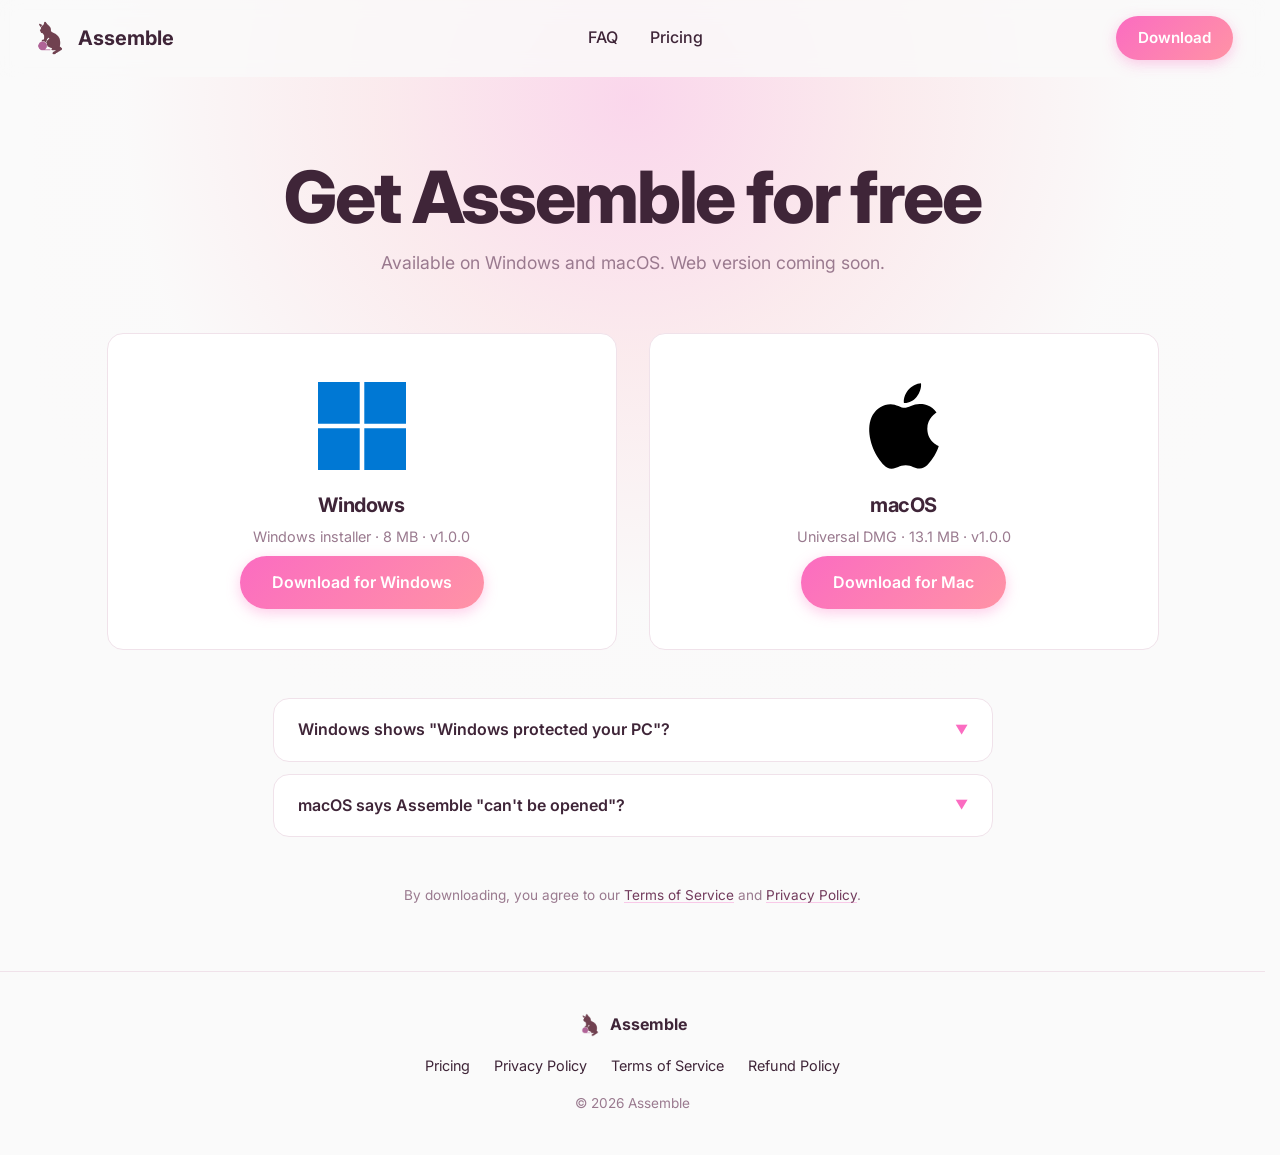
<file: download.html>
<!DOCTYPE html>
<html lang="en">

<head>
    <meta charset="UTF-8">
    <meta name="viewport" content="width=device-width, initial-scale=1.0">
    <title>Download — Assemble</title>
    <meta name="description" content="Download Assemble for Windows or macOS. Free forever, with optional Pro upgrade.">
    <link rel="icon" type="image/png" href="app-logo.png">
    <link rel="preconnect" href="https://fonts.googleapis.com">
    <link rel="preconnect" href="https://fonts.gstatic.com" crossorigin>
    <link href="https://fonts.googleapis.com/css2?family=Inter:wght@400;500;600;700;800&display=swap" rel="stylesheet">
    <link rel="stylesheet" href="styles/style.css">
    <link rel="stylesheet" href="styles/download.css">
</head>

<body>
    <main>
        <section class="download-section" id="download">
            <h1 class="download-title">Get Assemble for free</h1>
            <p class="download-subtitle">Available on Windows and macOS. Web version coming soon.</p>

            <div class="download-cards">
                <!-- Windows -->
                <div class="download-card">
                    <div class="download-card-icon">
                        <svg xmlns="http://www.w3.org/2000/svg" viewBox="0 0 128 128">
                            <path fill="#0078d4"
                                d="M67.328 67.331h60.669V128H67.328zm-67.325 0h60.669V128H.003zM67.328 0h60.669v60.669H67.328zM.003 0h60.669v60.669H.003z" />
                        </svg>
                    </div>
                    <div class="download-card-content">
                        <h2 class="download-card-platform">Windows</h2>
                        <p class="download-card-info">Windows installer &middot; 8 MB &middot; v1.0.0</p>
                        <a href="downloads/AssembleSetup-1.0.0.exe" class="btn download-card-btn" download>
                            Download for Windows
                        </a>
                    </div>
                </div>

                <!-- Mac -->
                <div class="download-card">
                    <div class="download-card-icon">
                        <svg xmlns="http://www.w3.org/2000/svg" viewBox="0 0 128 128">
                            <path fill="555"
                                d="M97.905 67.885c.174 18.8 16.494 25.057 16.674 25.137-.138.44-2.607 8.916-8.597 17.669-5.178 7.568-10.553 15.108-19.018 15.266-8.318.152-10.993-4.934-20.504-4.934-9.508 0-12.479 4.776-20.354 5.086-8.172.31-14.395-8.185-19.616-15.724C15.822 94.961 7.669 66.8 18.616 47.791c5.438-9.44 15.158-15.417 25.707-15.571 8.024-.153 15.598 5.398 20.503 5.398 4.902 0 14.106-6.676 23.782-5.696 4.051.169 15.421 1.636 22.722 12.324-.587.365-13.566 7.921-13.425 23.639M82.272 21.719c4.338-5.251 7.258-12.563 6.462-19.836-6.254.251-13.816 4.167-18.301 9.416-4.02 4.647-7.54 12.087-6.591 19.216 6.971.54 14.091-3.542 18.43-8.796" />
                        </svg>
                    </div>
                    <div class="download-card-content">
                        <h2 class="download-card-platform">macOS</h2>
                        <p class="download-card-info">Universal DMG &middot; 13.1 MB &middot; v1.0.0</p>
                        <a href="downloads/Assemble-1.0.0-universal.dmg" class="btn download-card-btn" download>
                            Download for Mac
                        </a>
                    </div>
                </div>
            </div>

            <div class="download-notes">
                <details class="download-note">
                    <summary>Windows shows "Windows protected your PC"?</summary>
                    <p>Assemble is not code-signed yet (it's a one-person project), so SmartScreen may warn you once:</p>
                    <ol>
                        <li>Click <strong>More info</strong>.</li>
                        <li>Click <strong>Run anyway</strong>.</li>
                    </ol>
                </details>

                <details class="download-note">
                    <summary>macOS says Assemble "can't be opened"?</summary>
                    <p>Assemble is not notarized by Apple yet (it's a one-person project), so Gatekeeper may block the first
                        launch:</p>
                    <ol>
                        <li>Drag <strong>Assemble</strong> into your <strong>Applications</strong> folder.</li>
                        <li><strong>Right-click</strong> (or Control-click) the app, choose <strong>Open</strong>, then click
                            <strong>Open</strong> again.</li>
                        <!-- <li>Still blocked? Open <strong>Terminal</strong> and run
                            <code>xattr -dr com.apple.quarantine /Applications/Assemble.app</code>, then launch the app.</li> -->
                    </ol>
                </details>
            </div>

            <p class="download-footnote">
                By downloading, you agree to our <a href="terms.html">Terms of Service</a> and <a
                    href="privacy-policy.html">Privacy Policy</a>.
            </p>
        </section>
    </main>

    <script>
        (function () {
            var navbar = document.getElementById('navbar');
            window.addEventListener('scroll', function () {
                if (window.scrollY > 10) navbar.classList.add('scrolled');
                else navbar.classList.remove('scrolled');
            });

            var hamburger = document.getElementById('hamburger');
            var menu = document.getElementById('mobileMenu');
            var closeBtn = document.getElementById('mobileMenuClose');

            function openMenu() {
                menu.classList.add('open');
                document.body.classList.add('menu-open');
                hamburger.setAttribute('aria-expanded', 'true');
            }
            function closeMenu() {
                menu.classList.remove('open');
                document.body.classList.remove('menu-open');
                hamburger.setAttribute('aria-expanded', 'false');
            }

            hamburger.addEventListener('click', openMenu);
            closeBtn.addEventListener('click', closeMenu);
            menu.querySelectorAll('a').forEach(function (link) {
                link.addEventListener('click', closeMenu);
            });
            menu.querySelector('.mobile-menu-backdrop').addEventListener('click', closeMenu);
            document.addEventListener('keydown', function (e) {
                if (e.key === 'Escape') closeMenu();
            });
        })();
    </script>
    <script src="scripts/site.js" defer></script>
</body>

</html>
</file>
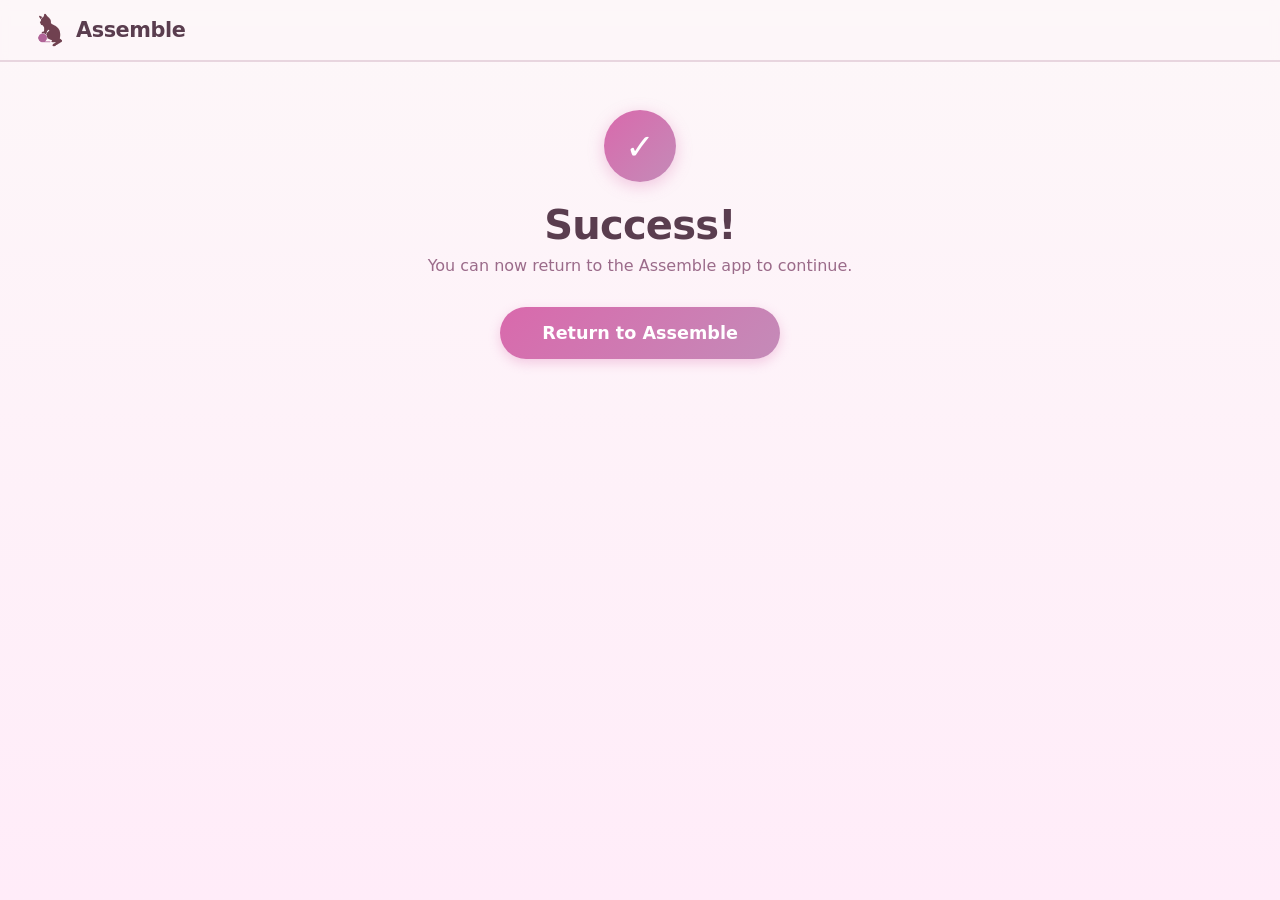
<file: oauth-success.html>
<!DOCTYPE html>
<html lang="zh-Hant">
<head>
    <meta charset="UTF-8">
    <meta name="viewport" content="width=device-width, initial-scale=1.0">
    <title>Success — Assemble</title>
    <link rel="icon" type="image/png" href="app-logo.png">
    <link rel="stylesheet" href="styles/oauth.css">
    <style>
        .success-check {
            width: 72px;
            height: 72px;
            margin: 0 auto 1.25rem;
            border-radius: 50%;
            background: linear-gradient(135deg, #d969ac, #c48bb8);
            color: white;
            font-size: 2.2rem;
            font-weight: 700;
            display: flex;
            align-items: center;
            justify-content: center;
            box-shadow: 0 4px 16px rgba(217, 105, 172, 0.35);
        }
        .success-sub { color: #9b6b8a; margin-bottom: 2rem; }
    </style>
</head>
<body>
    <nav class="navbar">
        <a href="index.html" class="navbar-brand">
            <img src="app-logo.png" alt="Assemble logo" class="navbar-logo">
            <span class="navbar-title">Assemble</span>
        </a>
    </nav>

    <div class="container">
        <div class="success-check">✓</div>
        <h1>Success!</h1>
        <p class="success-sub">You can now return to the Assemble app to continue.</p>
        <a id="return-btn" class="download-btn" href="assemble://auth-callback">Return to Assemble</a>
    </div>

    <script>
        (function () {
            const params = new URLSearchParams(window.location.search);
            const hash = window.location.hash;
            const isRecovery = params.get('flow') === 'recovery';

            let target = 'assemble://auth-callback';
            if (isRecovery) target += '?flow=recovery';

            if (params.has('code')) {
                target += (isRecovery ? '&' : '?') + 'code=' + params.get('code');
            } else if (hash && hash.length > 1) {
                target += hash;   // access_token / refresh_token / type 原樣帶走
            }

            if (isRecovery) {
                document.querySelector('h1').textContent = 'Reset your password';
                document.querySelector('.success-sub').textContent =
                    'Return to the Assemble app to choose a new password.';
            }

            document.getElementById('return-btn').href = target;
            setTimeout(function () { window.location.href = target; }, 500);
        })();

    </script>
</body>
</html>
</file>
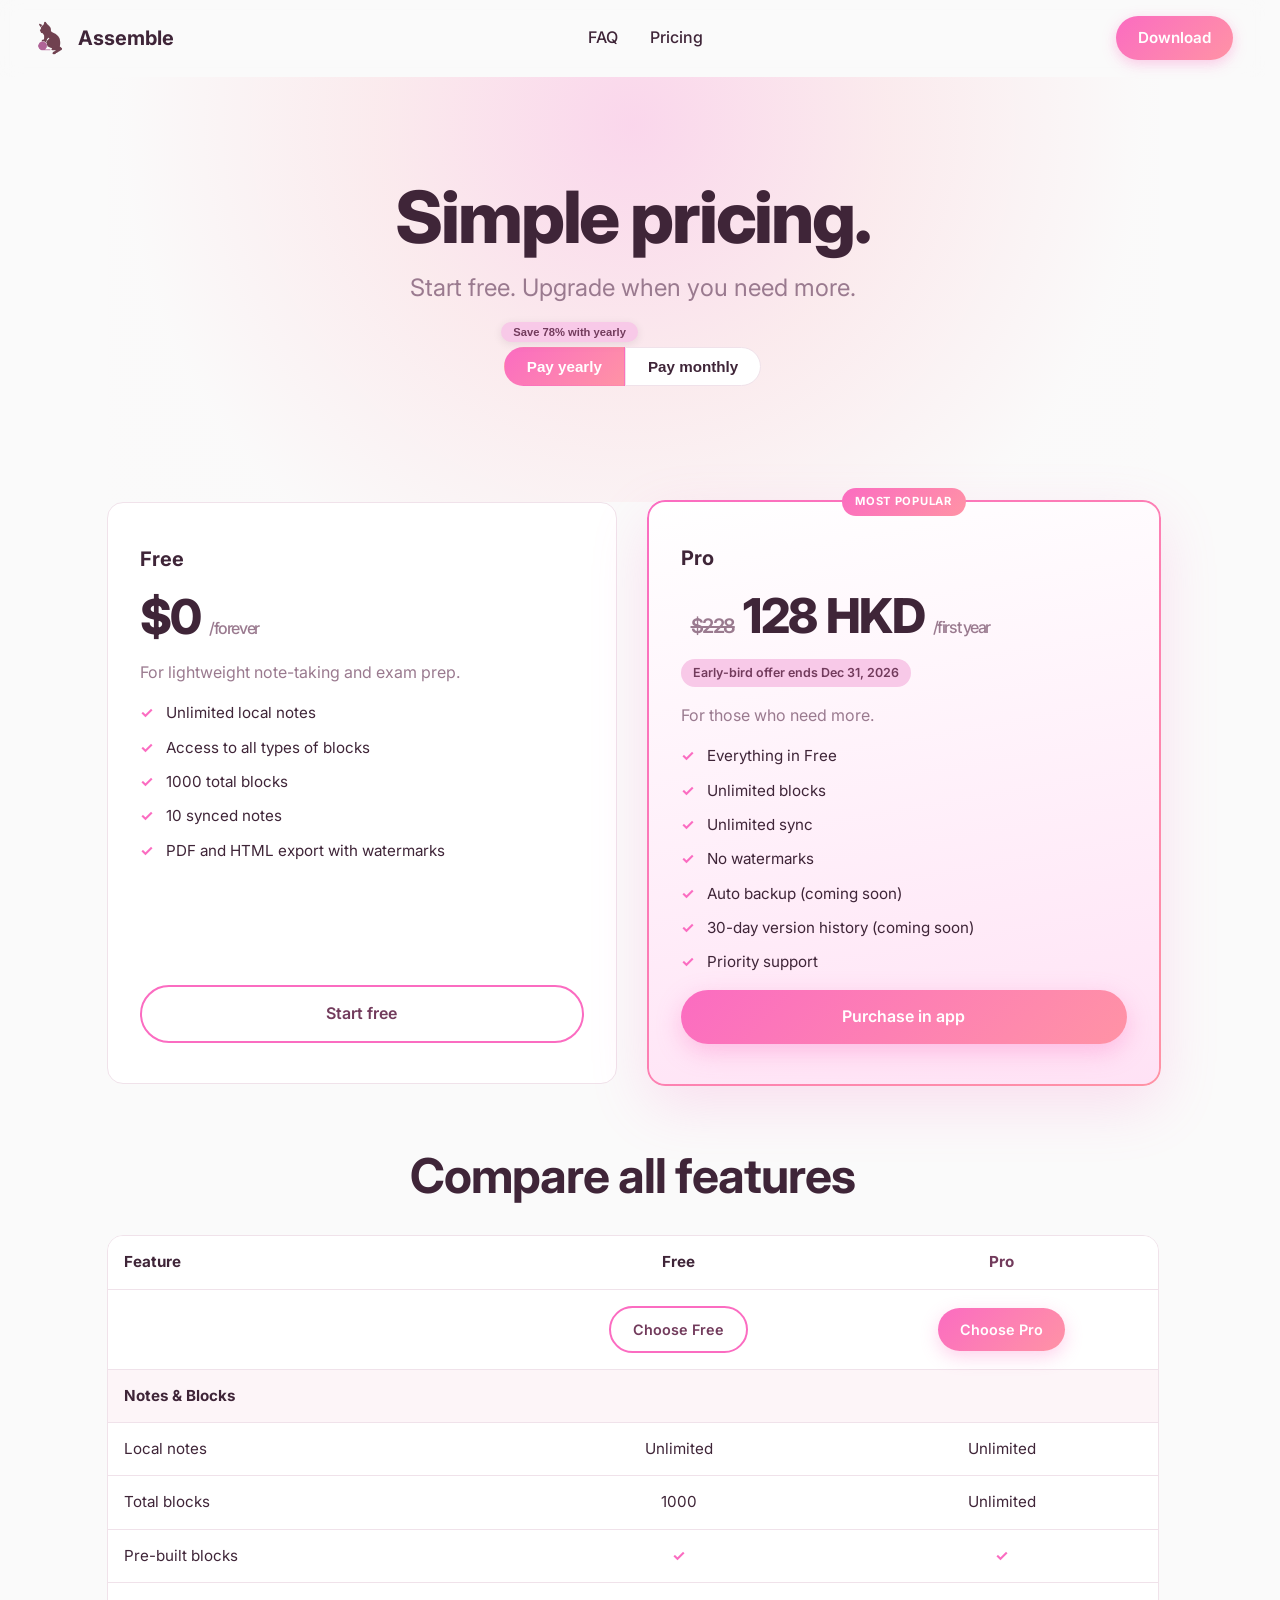
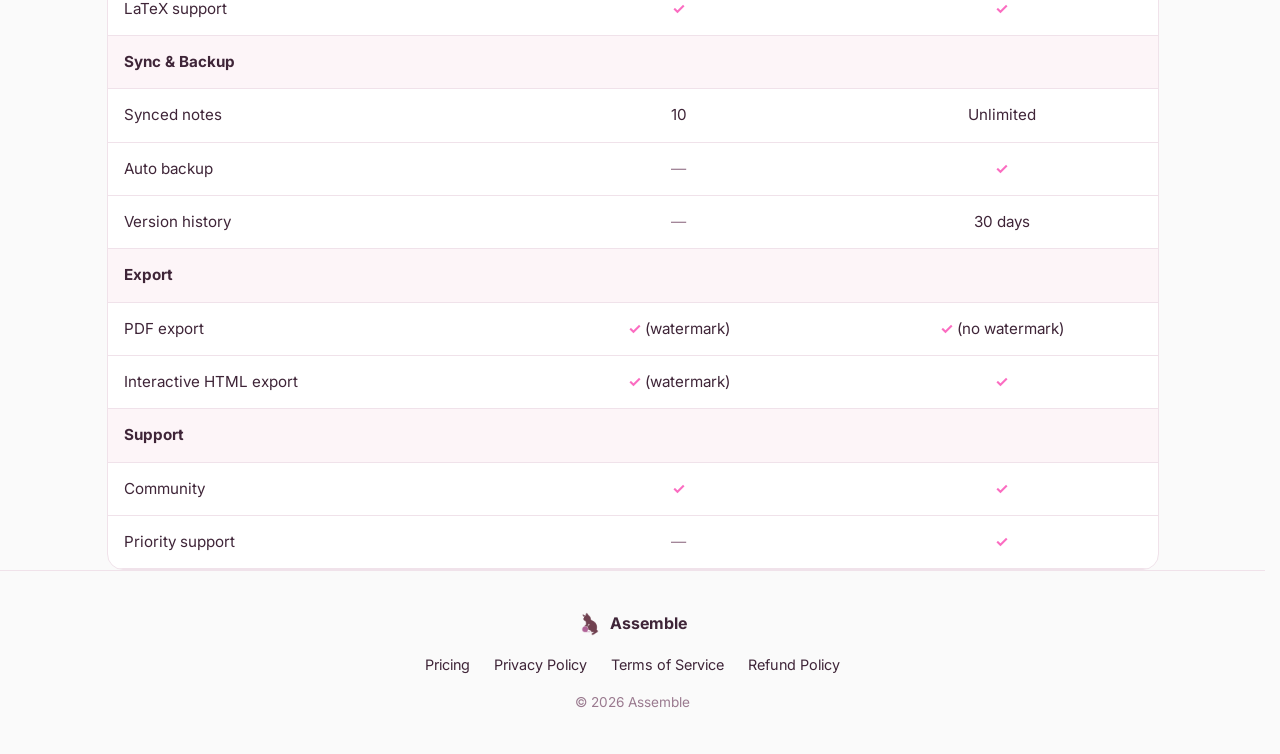
<file: pricing.html>
<!DOCTYPE html>
<html lang="en">

<head>
    <meta charset="UTF-8">
    <meta name="viewport" content="width=device-width, initial-scale=1.0">
    <title>Pricing — Assemble</title>
    <meta name="description"
        content="Simple pricing for Assemble. Free forever, or go Pro for unlimited blocks, sync and backup.">
    <link rel="icon" type="image/png" href="app-logo.png">
    <link rel="preconnect" href="https://fonts.googleapis.com">
    <link rel="preconnect" href="https://fonts.gstatic.com" crossorigin>
    <link href="https://fonts.googleapis.com/css2?family=Inter:wght@400;500;600;700;800&display=swap" rel="stylesheet">
    <link rel="stylesheet" href="styles/style.css">
    <link rel="stylesheet" href="styles/pricing.css">
</head>

<body>
    <main>
        <section class="pricing" id="pricing">
            <div class="pricing-hero">
                <h1 class="pricing-title">Simple pricing.</h1>
                <p class="pricing-subtitle">Start free. Upgrade when you need more.</p>

                <!-- Billing toggle -->
                <div class="billing-toggle">
                    <button class="toggle-option active" data-billing="yearly" type="button">
                        Pay yearly
                        <span class="toggle-badge">Save 78% with yearly</span>
                    </button>
                    <button class="toggle-option" data-billing="monthly" type="button">Pay monthly</button>
                </div>
            </div>

            <!-- Cards -->
            <div class="pricing-cards">
                <!-- Free -->
                <div class="pricing-card free">
                    <div class="card-label">Free</div>
                    <div class="card-price">$0 <span class="price-period">/forever</span></div>
                    <p class="card-desc">For lightweight note-taking and exam prep.</p>
                    <ul class="card-features">
                        <li>Unlimited local notes</li>
                        <li>Access to all types of blocks</li>
                        <li>1000 total blocks</li>
                        <li>10 synced notes</li>
                        <li>PDF and HTML export with watermarks</li>
                    </ul>
                    <a href="download.html" class="btn card-cta outline">Start free</a>
                </div>

                <!-- Pro (featured) -->
                <div class="pricing-card pro featured">
                    <div class="card-badge">MOST POPULAR</div>
                    <div class="card-label">Pro</div>
                    <div class="card-price">
                        <span class="price-strike">$228</span>
                        <span class="price-value">128</span> HKD
                        <span class="price-period" id="price-period">/first year</span>
                    </div>
                    <p class="offer-note">Early-bird offer ends Dec 31, 2026</p>
                    <p class="card-desc">For those who need more.</p>
                    <ul class="card-features">
                        <li>Everything in Free</li>
                        <li>Unlimited blocks</li>
                        <li>Unlimited sync</li>
                        <li>No watermarks</li>
                        <li>Auto backup (coming soon)</li>
                        <li>30-day version history (coming soon)</li>
                        <li>Priority support</li>
                    </ul>
                    <a href="download.html" class="btn card-cta gradient">Purchase in app</a>
                </div>
            </div>

            <!-- Comparison table -->
            <div class="comparison">
                <h2 class="comparison-title">Compare all features</h2>
                <div class="comparison-table-wrap">
                    <table class="comparison-table">
                        <thead>
                            <tr>
                                <th>Feature</th>
                                <th>Free</th>
                                <th>Pro</th>
                            </tr>
                            <tr class="cta-row">
                                <th></th>
                                <th><a href="download.html" class="table-cta outline">Choose Free</a></th>
                                <th><a href="download.html" class="table-cta gradient">Choose Pro</a></th>
                            </tr>
                        </thead>
                        <tbody>
                            <tr class="section-row">
                                <td colspan="3">Notes &amp; Blocks</td>
                            </tr>
                            <tr>
                                <td>Local notes</td>
                                <td>Unlimited</td>
                                <td>Unlimited</td>
                            </tr>
                            <tr>
                                <td>Total blocks</td>
                                <td>1000</td>
                                <td>Unlimited</td>
                            </tr>
                            <tr>
                                <td>Pre-built blocks</td>
                                <td><span class="check">✓</span></td>
                                <td><span class="check">✓</span></td>
                            </tr>
                            <tr>
                                <td>LaTeX support</td>
                                <td><span class="check">✓</span></td>
                                <td><span class="check">✓</span></td>
                            </tr>

                            <tr class="section-row">
                                <td colspan="3">Sync &amp; Backup</td>
                            </tr>
                            <tr>
                                <td>Synced notes</td>
                                <td>10</td>
                                <td>Unlimited</td>
                            </tr>
                            <tr>
                                <td>Auto backup</td>
                                <td><span class="dash">—</span></td>
                                <td><span class="check">✓</span></td>
                            </tr>
                            <tr>
                                <td>Version history</td>
                                <td><span class="dash">—</span></td>
                                <td>30 days</td>
                            </tr>

                            <tr class="section-row">
                                <td colspan="3">Export</td>
                            </tr>
                            <tr>
                                <td>PDF export</td>
                                <td><span class="check">✓</span> (watermark)</td>
                                <td><span class="check">✓</span> (no watermark)</td>
                            </tr>
                            <tr>
                                <td>Interactive HTML export</td>
                                <td><span class="check">✓</span> (watermark)</td>
                                <td><span class="check">✓</span></td>
                            </tr>

                            <tr class="section-row">
                                <td colspan="3">Support</td>
                            </tr>
                            <tr>
                                <td>Community</td>
                                <td><span class="check">✓</span></td>
                                <td><span class="check">✓</span></td>
                            </tr>
                            <tr>
                                <td>Priority support</td>
                                <td><span class="dash">—</span></td>
                                <td><span class="check">✓</span></td>
                            </tr>
                        </tbody>
                    </table>
                </div>
            </div>
        </section>
    </main>

    <script>
        (function () {
            var yearlyBtn = document.querySelector('[data-billing="yearly"]');
            var monthlyBtn = document.querySelector('[data-billing="monthly"]');
            var priceValue = document.querySelector('.price-value');
            var pricePeriod = document.getElementById('price-period');
            var priceEls = document.querySelectorAll('.card-price');
            var proCard = document.querySelector('.pricing-card.pro');

            function setBilling(mode) {
                var yearly = mode === 'yearly';
                yearlyBtn.classList.toggle('active', yearly);
                monthlyBtn.classList.toggle('active', !yearly);
                proCard.classList.toggle('monthly', !yearly);
                if (yearly) {
                    priceValue.textContent = '128';
                    pricePeriod.textContent = '/first year';
                } else {
                    priceValue.textContent = '48';
                    pricePeriod.textContent = '/month';
                }
                priceEls.forEach(function (el) {
                    el.classList.remove('bump');
                    void el.offsetWidth;   // 強制重排，讓動畫重播
                    el.classList.add('bump');
                });
            }


            yearlyBtn.addEventListener('click', function () { setBilling('yearly'); });
            monthlyBtn.addEventListener('click', function () { setBilling('monthly'); });

            // Navbar scroll shadow
            var navbar = document.getElementById('navbar');
            window.addEventListener('scroll', function () {
                if (window.scrollY > 10) navbar.classList.add('scrolled');
                else navbar.classList.remove('scrolled');
            });
        })();
    </script>

    <script>
        (function () {
            var hamburger = document.getElementById('hamburger');
            var menu = document.getElementById('mobileMenu');
            var closeBtn = document.getElementById('mobileMenuClose');

            function openMenu() {
                menu.classList.add('open');
                document.body.classList.add('menu-open');
                hamburger.setAttribute('aria-expanded', 'true');
            }
            function closeMenu() {
                menu.classList.remove('open');
                document.body.classList.remove('menu-open');
                hamburger.setAttribute('aria-expanded', 'false');
            }

            hamburger.addEventListener('click', openMenu);
            closeBtn.addEventListener('click', closeMenu);

            // 點任一選單連結即關閉
            menu.querySelectorAll('a').forEach(function (link) {
                link.addEventListener('click', closeMenu);
            });

            // 點背景空白處也關閉（選配，可保留或刪掉）
            menu.querySelector('.mobile-menu-backdrop').addEventListener('click', closeMenu);

            // Esc 鍵關閉（選配）
            document.addEventListener('keydown', function (e) {
                if (e.key === 'Escape') closeMenu();
            });
        })();
    </script>
    <script src="scripts/site.js" defer></script>
</body>

</html>
</file>
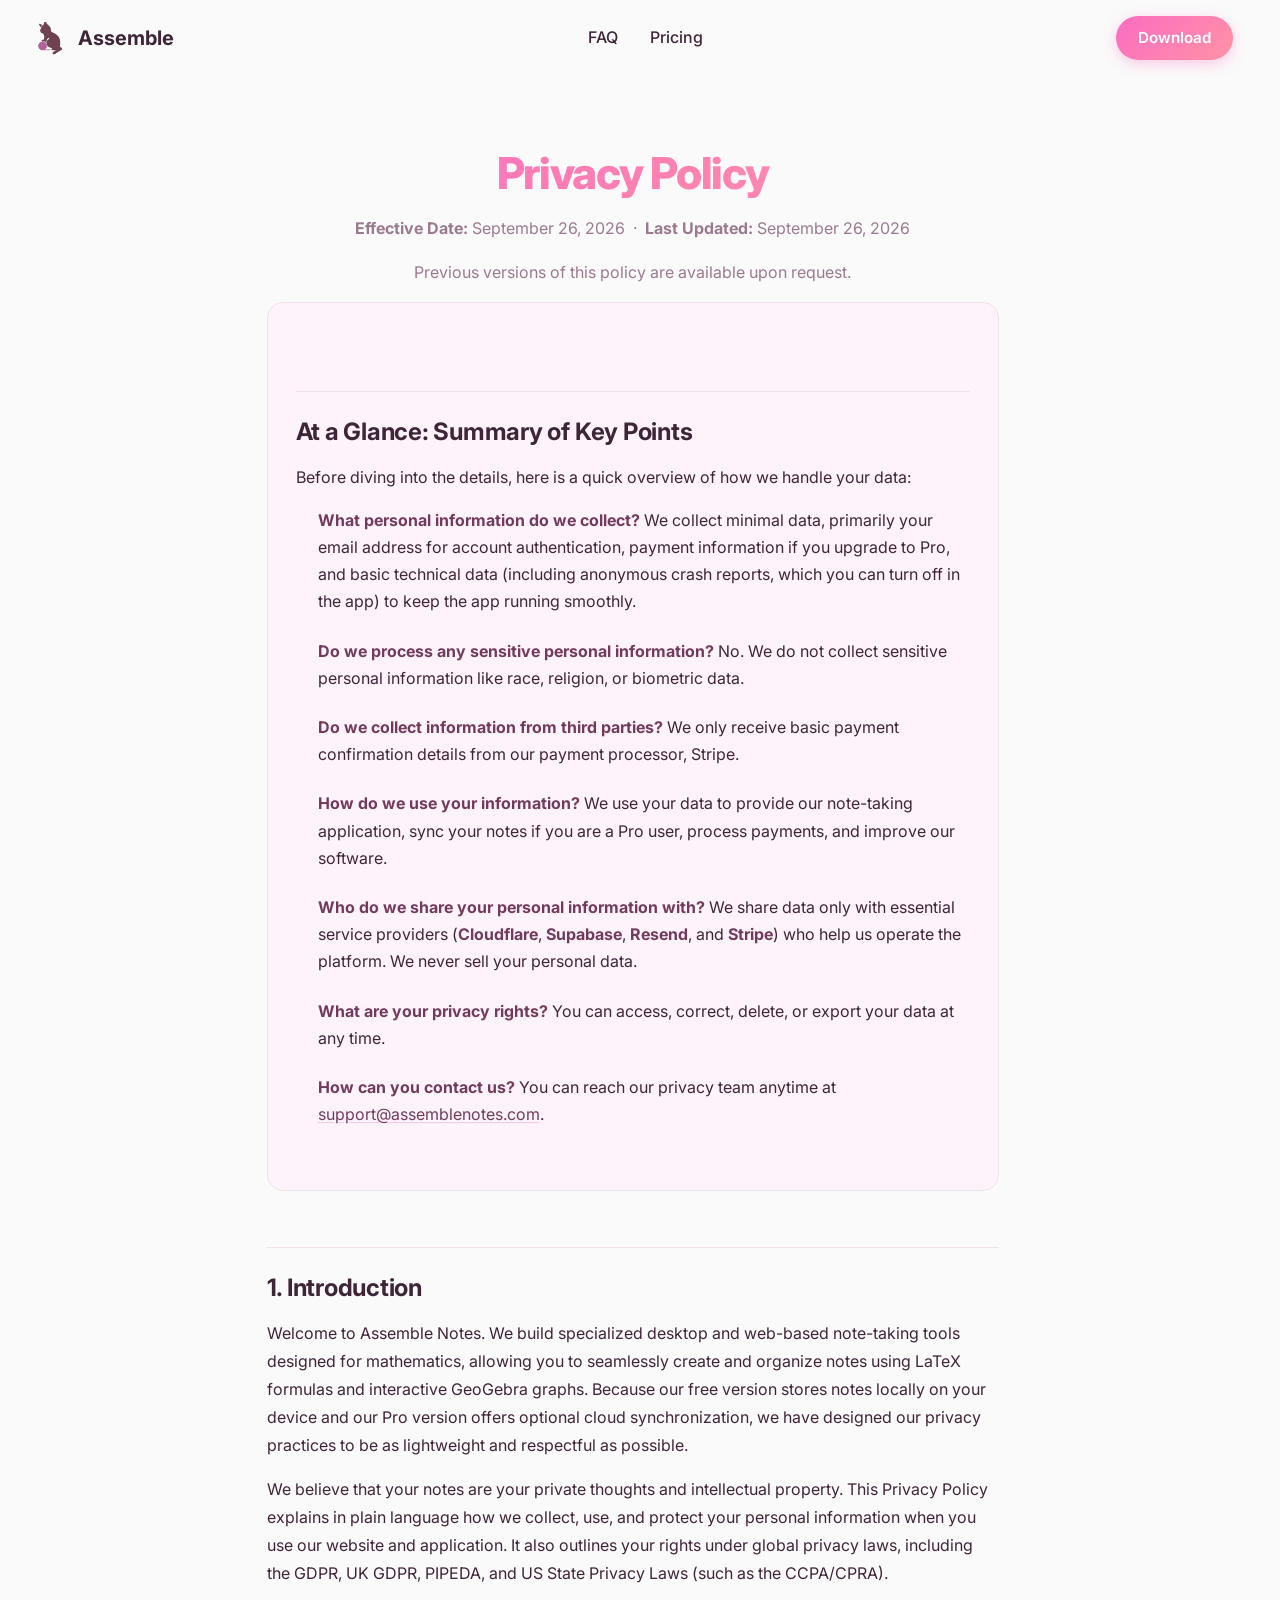
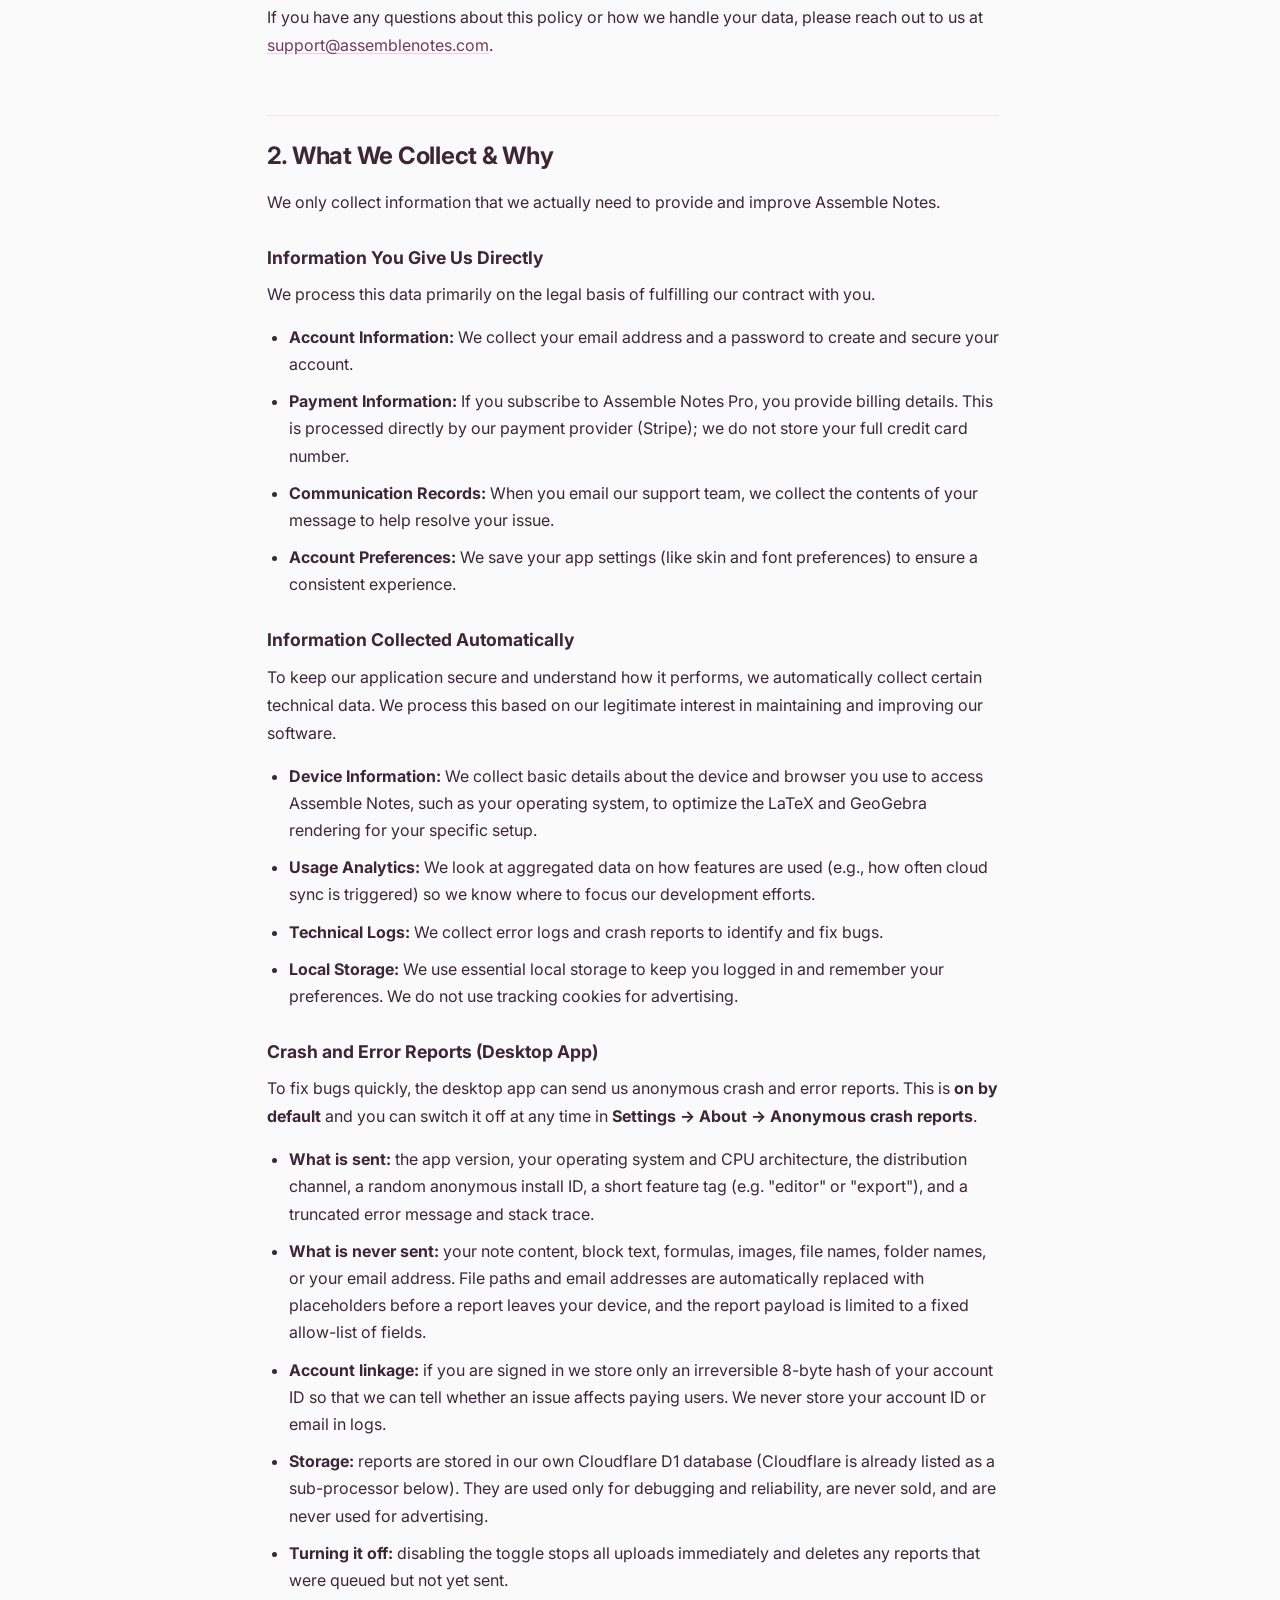
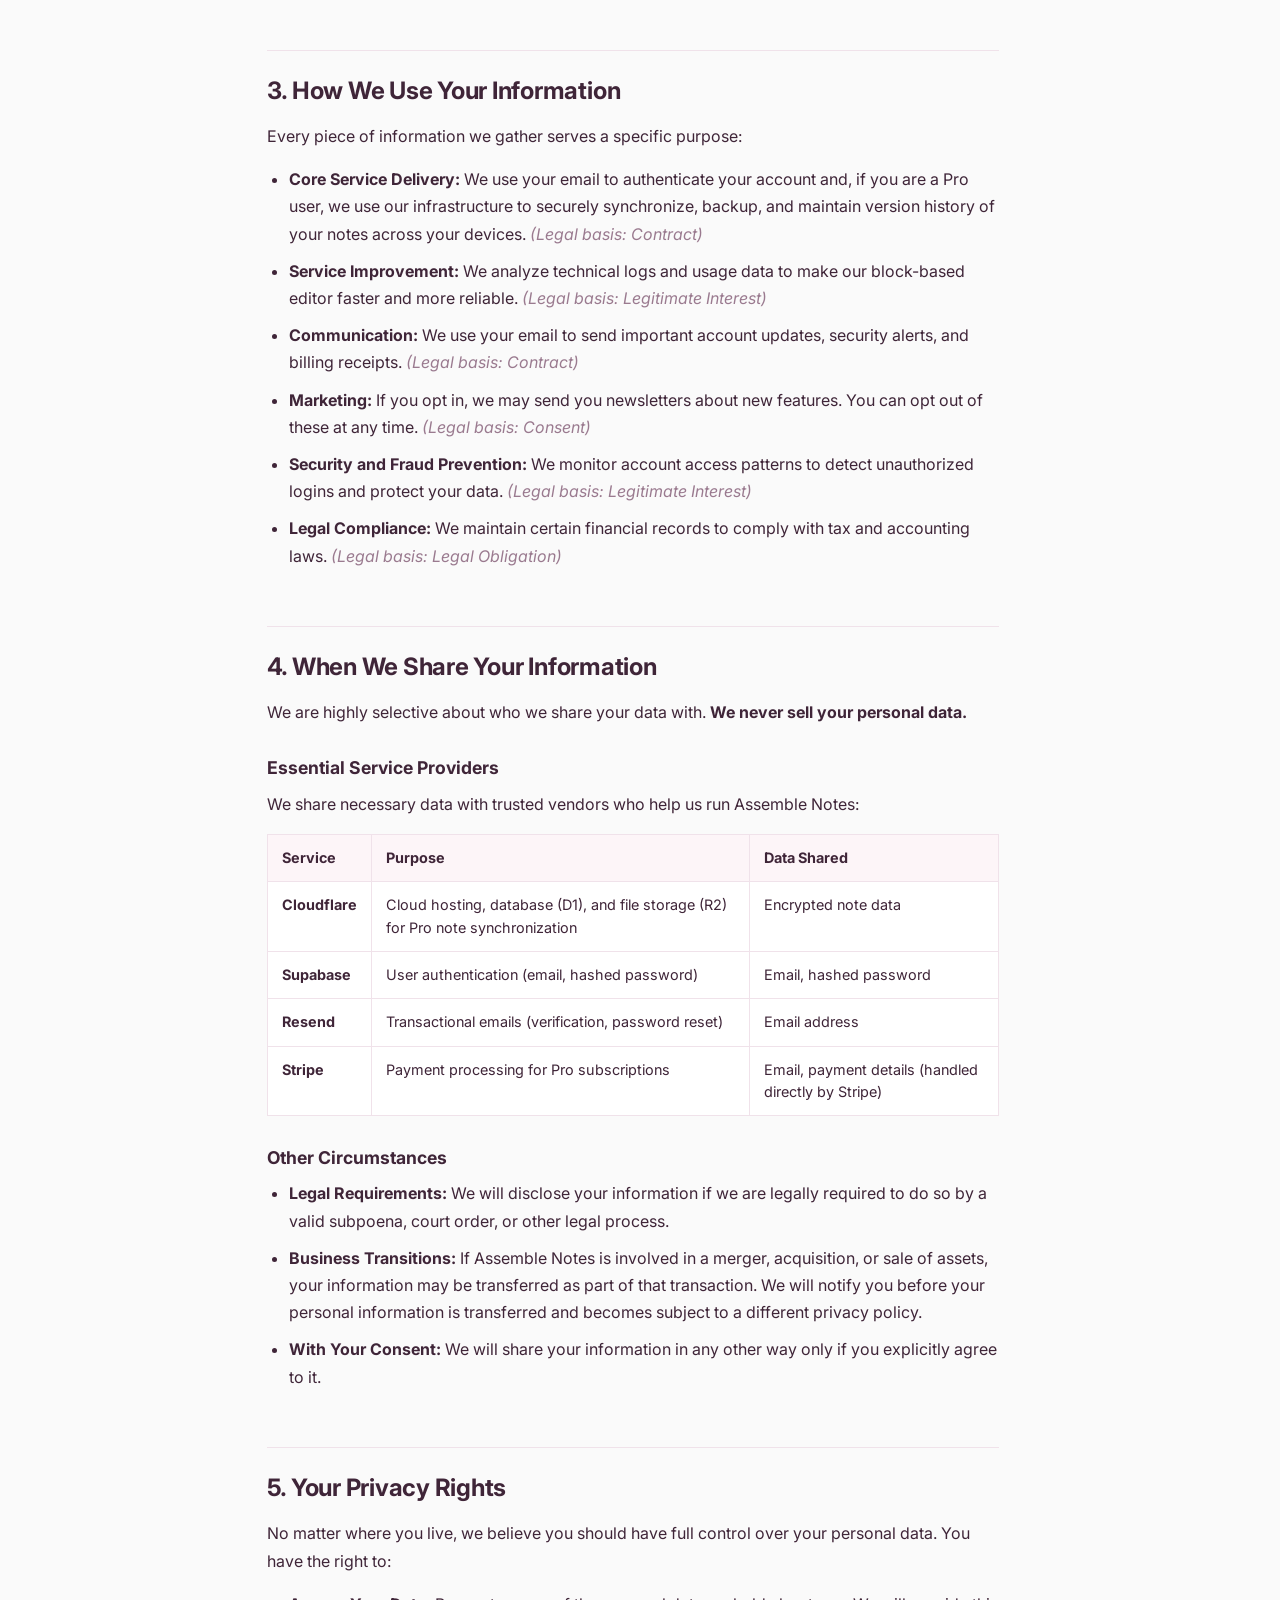
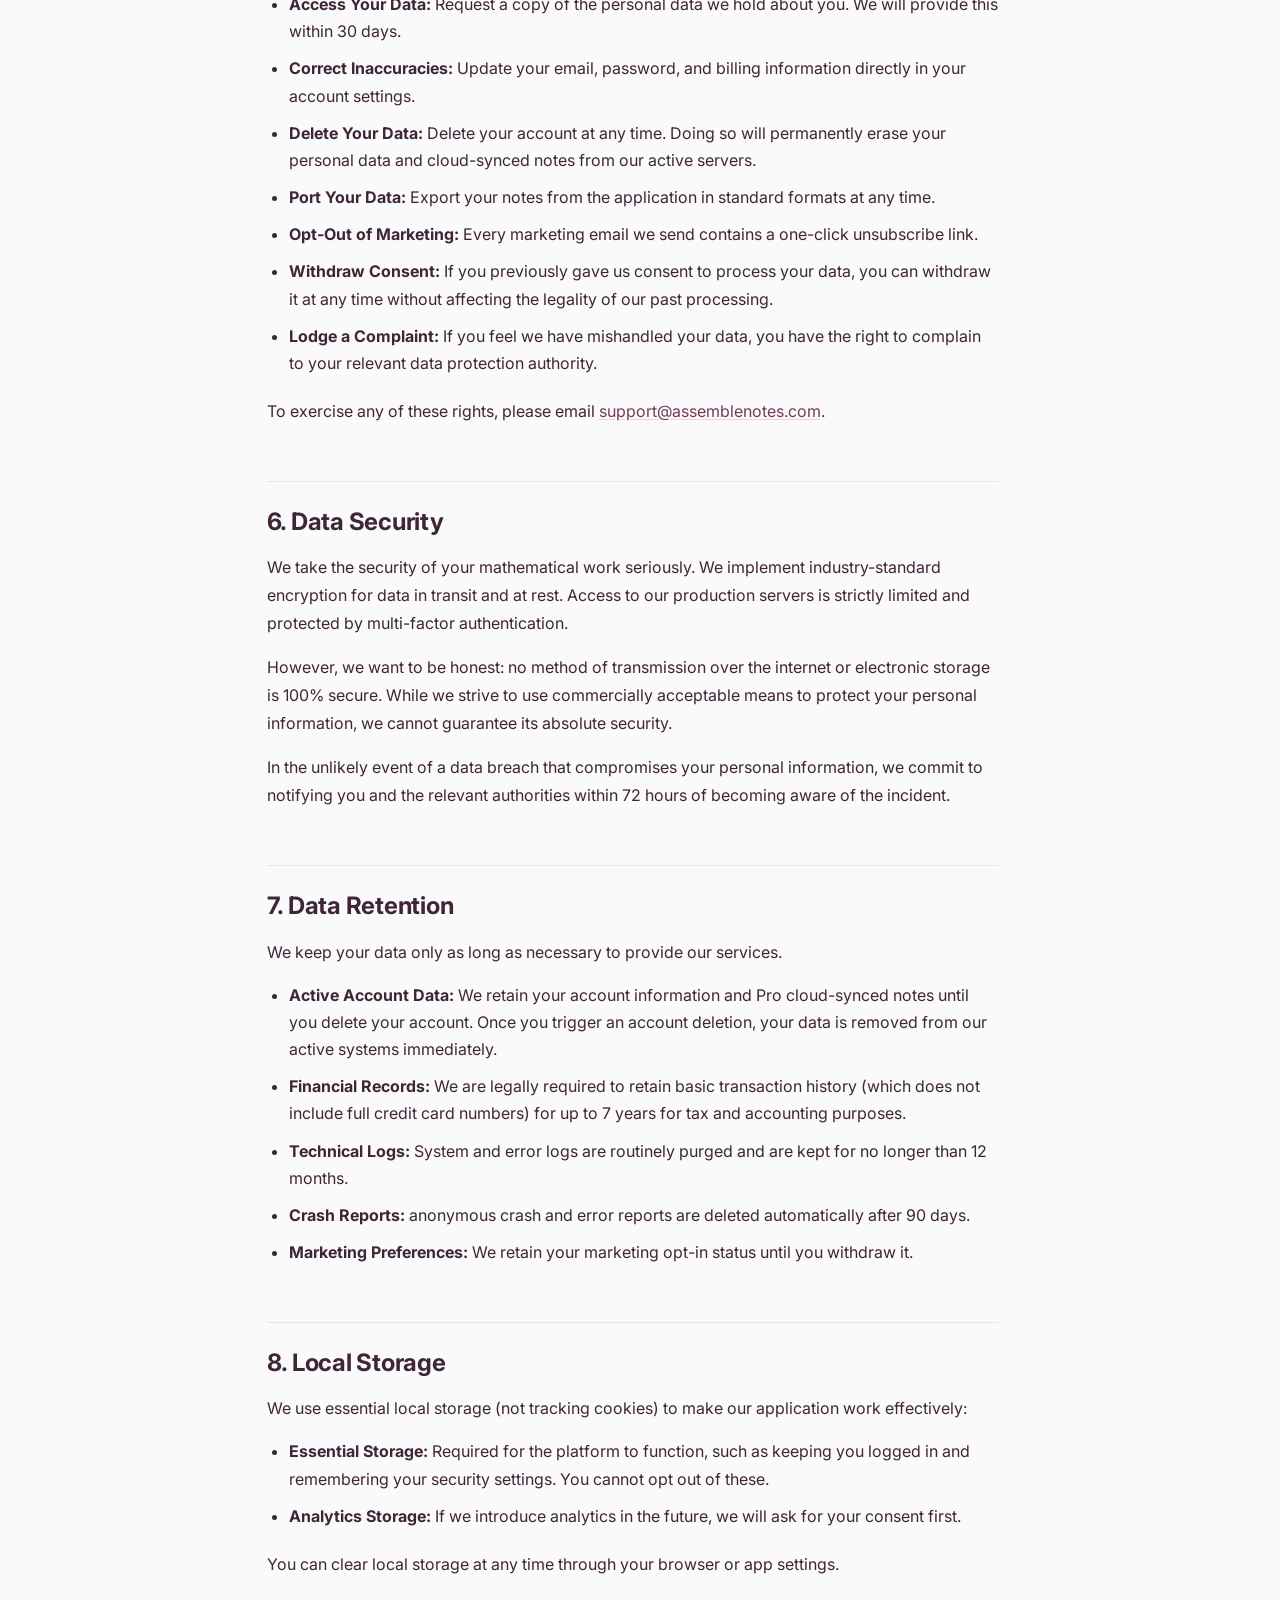
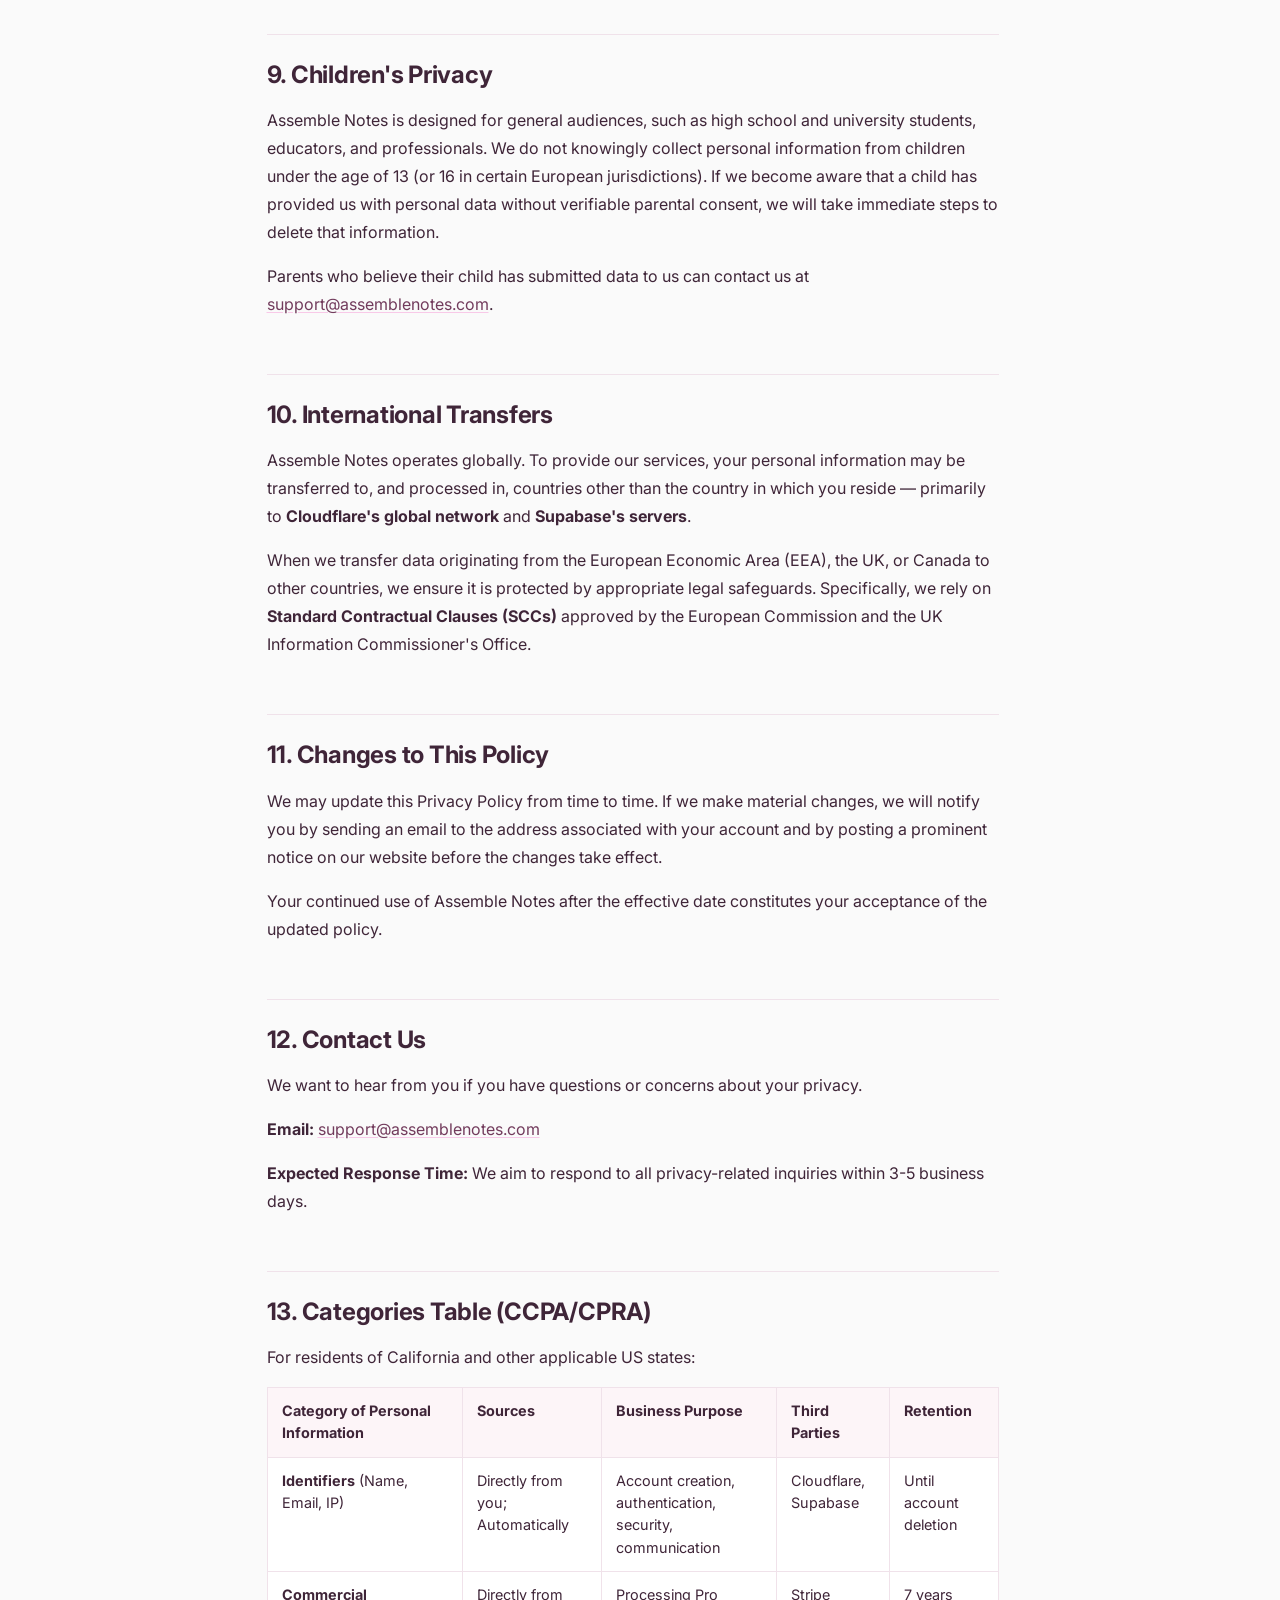
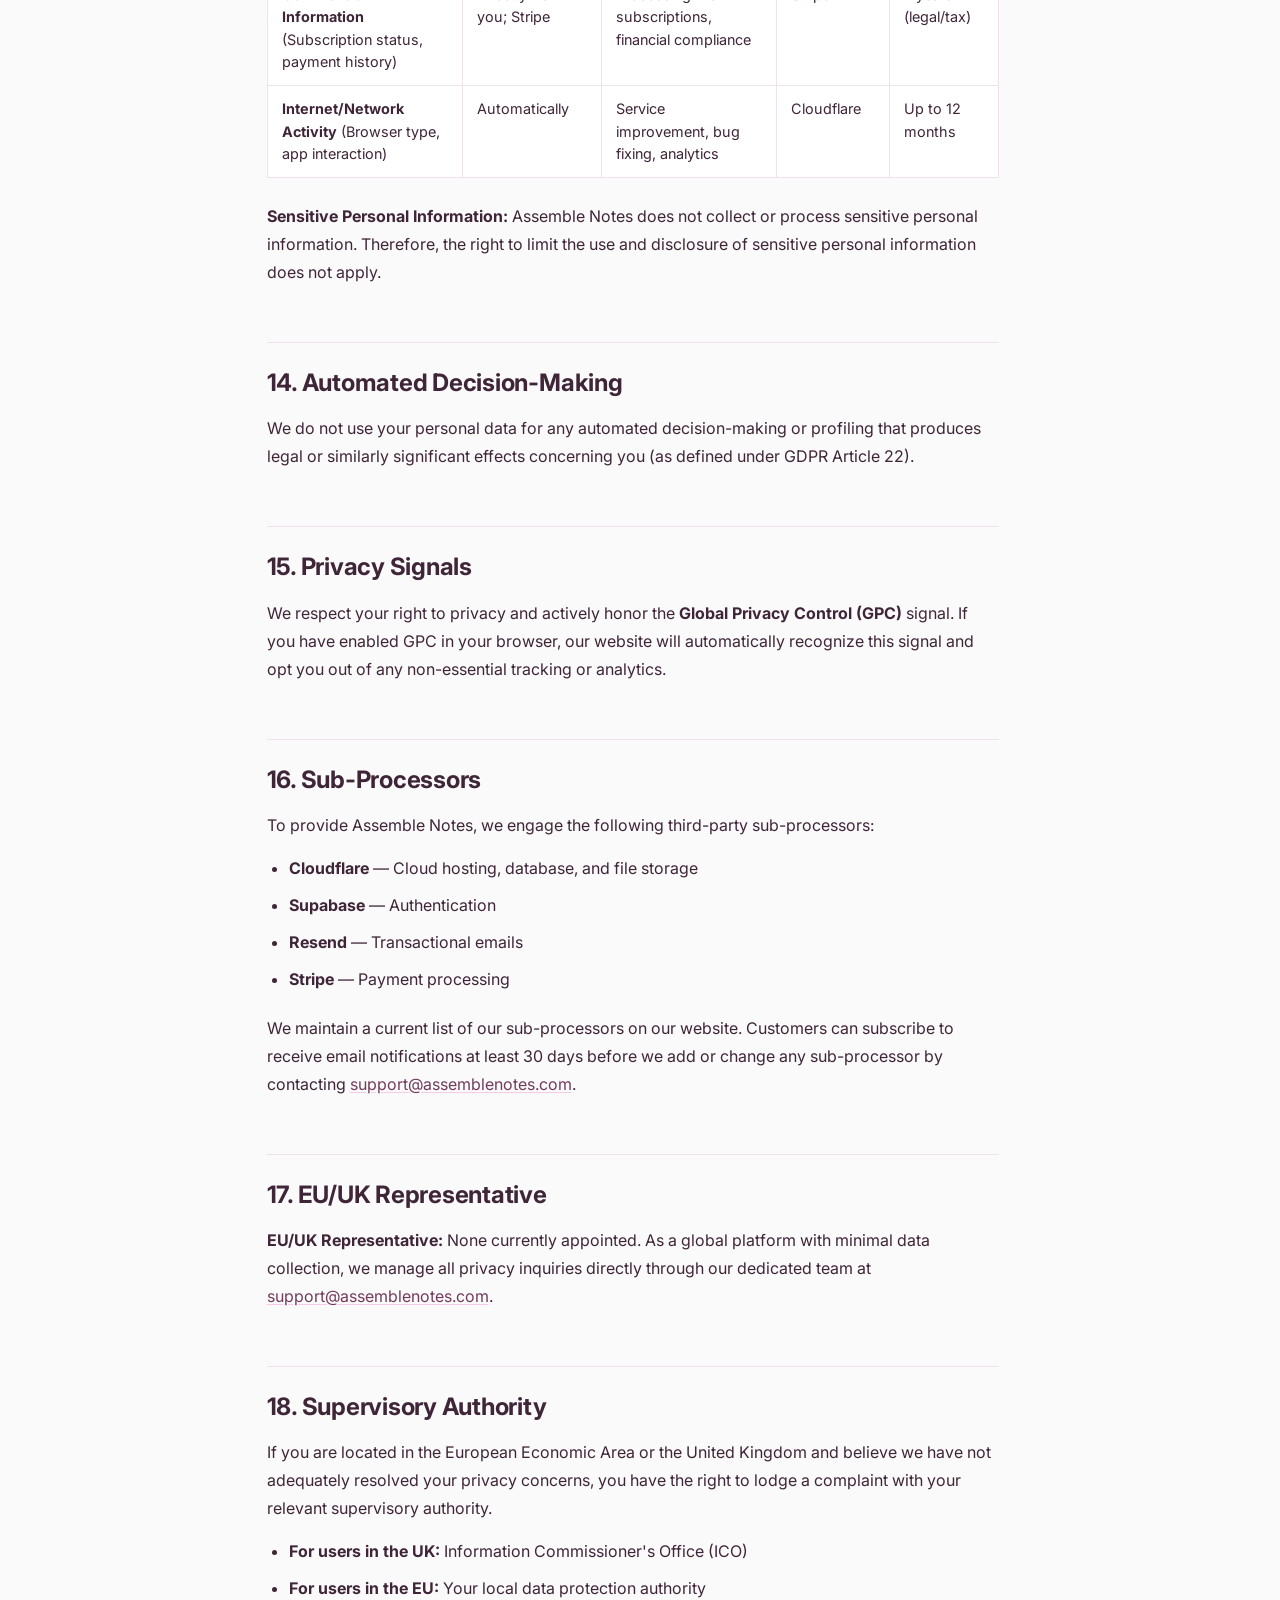
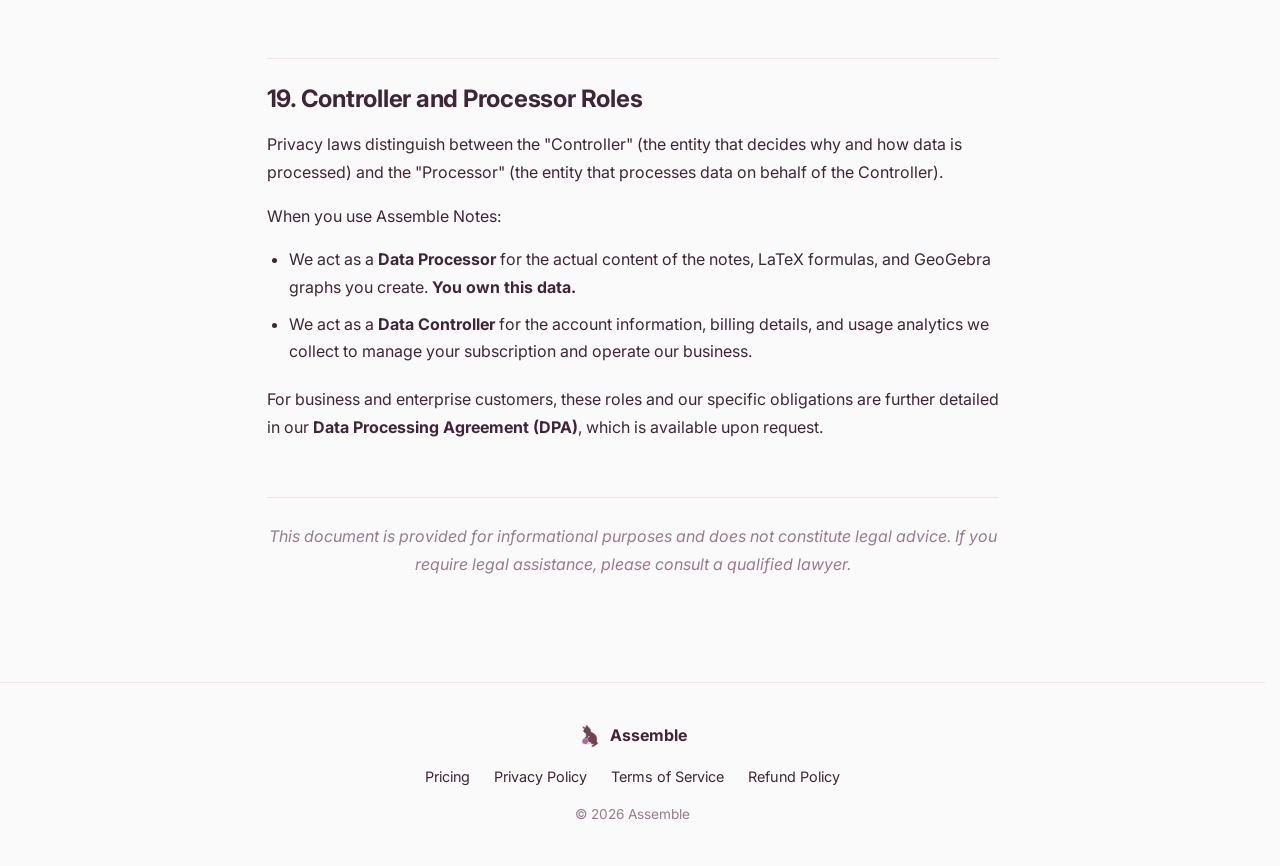
<file: privacy-policy.html>
<!DOCTYPE html>
<html lang="en">

<head>
    <meta charset="UTF-8">
    <meta name="viewport" content="width=device-width, initial-scale=1.0">
    <title>Privacy Policy — Assemble</title>
    <meta name="description"
        content="How Assemble collects, uses, and protects your personal information when you use our math note-taking app.">
    <link rel="icon" type="image/png" href="app-logo.png">
    <link rel="preconnect" href="https://fonts.googleapis.com">
    <link rel="preconnect" href="https://fonts.gstatic.com" crossorigin>
    <link href="https://fonts.googleapis.com/css2?family=Inter:wght@400;500;600;700;800&display=swap" rel="stylesheet">
    <link rel="stylesheet" href="styles/style.css">
    <link rel="stylesheet" href="styles/legal.css">
</head>

<body>
    <main>
        <article class="legal">
            <header class="legal-header">
                <h1>Privacy Policy</h1>
                <p class="legal-meta"><strong>Effective Date:</strong> September 26, 2026 &nbsp;·&nbsp; <strong>Last
                        Updated:</strong> September 26, 2026</p>
            </header>
            <p class="legal-note">Previous versions of this policy are available upon request.</p>

            <section class="glance">
                <h2>At a Glance: Summary of Key Points</h2>
                <p>Before diving into the details, here is a quick overview of how we handle your data:</p>
                <ul>
                    <li><strong>What personal information do we collect?</strong> We collect minimal data, primarily
                        your email address for account authentication, payment information if you upgrade to Pro, and
                        basic technical data (including anonymous crash reports, which you can turn off in the app) to
                        keep the app running smoothly.</li>
                    <li><strong>Do we process any sensitive personal information?</strong> No. We do not collect
                        sensitive personal information like race, religion, or biometric data.</li>
                    <li><strong>Do we collect information from third parties?</strong> We only receive basic payment
                        confirmation details from our payment processor, Stripe.</li>
                    <li><strong>How do we use your information?</strong> We use your data to provide our note-taking
                        application, sync your notes if you are a Pro user, process payments, and improve our software.
                    </li>
                    <li><strong>Who do we share your personal information with?</strong> We share data only with
                        essential service providers (<strong>Cloudflare</strong>, <strong>Supabase</strong>,
                        <strong>Resend</strong>, and <strong>Stripe</strong>) who help us operate the platform. We never
                        sell your personal data.
                    </li>
                    <li><strong>What are your privacy rights?</strong> You can access, correct, delete, or export your
                        data at any time.</li>
                    <li><strong>How can you contact us?</strong> You can reach our privacy team anytime at <a
                            href="mailto:support@assemblenotes.com">support@assemblenotes.com</a>.</li>
                </ul>
            </section>

            <h2>1. Introduction</h2>
            <p>Welcome to Assemble Notes. We build specialized desktop and web-based note-taking tools designed for
                mathematics, allowing you to seamlessly create and organize notes using LaTeX formulas and interactive
                GeoGebra graphs. Because our free version stores notes locally on your device and our Pro version offers
                optional cloud synchronization, we have designed our privacy practices to be as lightweight and
                respectful as possible.</p>
            <p>We believe that your notes are your private thoughts and intellectual property. This Privacy Policy
                explains in plain language how we collect, use, and protect your personal information when you use our
                website and application. It also outlines your rights under global privacy laws, including the GDPR, UK
                GDPR, PIPEDA, and US State Privacy Laws (such as the CCPA/CPRA).</p>
            <p>If you have any questions about this policy or how we handle your data, please reach out to us at <a
                    href="mailto:support@assemblenotes.com">support@assemblenotes.com</a>.</p>

            <h2>2. What We Collect &amp; Why</h2>
            <p>We only collect information that we actually need to provide and improve Assemble Notes.</p>

            <h3>Information You Give Us Directly</h3>
            <p>We process this data primarily on the legal basis of fulfilling our contract with you.</p>
            <ul>
                <li><strong>Account Information:</strong> We collect your email address and a password to create and
                    secure your account.</li>
                <li><strong>Payment Information:</strong> If you subscribe to Assemble Notes Pro, you provide billing
                    details. This is processed directly by our payment provider (Stripe); we do not store your full
                    credit card number.</li>
                <li><strong>Communication Records:</strong> When you email our support team, we collect the contents of
                    your message to help resolve your issue.</li>
                <li><strong>Account Preferences:</strong> We save your app settings (like skin and font preferences) to
                    ensure a consistent experience.</li>
            </ul>

            <h3>Information Collected Automatically</h3>
            <p>To keep our application secure and understand how it performs, we automatically collect certain technical
                data. We process this based on our legitimate interest in maintaining and improving our software.</p>
            <ul>
                <li><strong>Device Information:</strong> We collect basic details about the device and browser you use
                    to access Assemble Notes, such as your operating system, to optimize the LaTeX and GeoGebra
                    rendering for your specific setup.</li>
                <li><strong>Usage Analytics:</strong> We look at aggregated data on how features are used (e.g., how
                    often cloud sync is triggered) so we know where to focus our development efforts.</li>
                <li><strong>Technical Logs:</strong> We collect error logs and crash reports to identify and fix bugs.
                </li>
                <li><strong>Local Storage:</strong> We use essential local storage to keep you logged in and remember
                    your preferences. We do not use tracking cookies for advertising.</li>
            </ul>

            <h3>Crash and Error Reports (Desktop App)</h3>
            <p>To fix bugs quickly, the desktop app can send us anonymous crash and error reports. This is
                <strong>on by default</strong> and you can switch it off at any time in
                <strong>Settings → About → Anonymous crash reports</strong>.
            </p>
            <ul>
                <li><strong>What is sent:</strong> the app version, your operating system and CPU architecture, the
                    distribution channel, a random anonymous install ID, a short feature tag (e.g. "editor" or
                    "export"), and a truncated error message and stack trace.</li>
                <li><strong>What is never sent:</strong> your note content, block text, formulas, images, file names,
                    folder names, or your email address. File paths and email addresses are automatically replaced with
                    placeholders before a report leaves your device, and the report payload is limited to a fixed
                    allow-list of fields.</li>
                <li><strong>Account linkage:</strong> if you are signed in we store only an irreversible 8-byte hash of
                    your account ID so that we can tell whether an issue affects paying users. We never store your
                    account ID or email in logs.</li>
                <li><strong>Storage:</strong> reports are stored in our own Cloudflare D1 database (Cloudflare is
                    already listed as a sub-processor below). They are used only for debugging and reliability, are
                    never sold, and are never used for advertising.</li>
                <li><strong>Turning it off:</strong> disabling the toggle stops all uploads immediately and deletes any
                    reports that were queued but not yet sent.</li>
            </ul>

            <h2>3. How We Use Your Information</h2>
            <p>Every piece of information we gather serves a specific purpose:</p>
            <ul>
                <li><strong>Core Service Delivery:</strong> We use your email to authenticate your account and, if you
                    are a Pro user, we use our infrastructure to securely synchronize, backup, and maintain version
                    history of your notes across your devices. <em>(Legal basis: Contract)</em></li>
                <li><strong>Service Improvement:</strong> We analyze technical logs and usage data to make our
                    block-based editor faster and more reliable. <em>(Legal basis: Legitimate Interest)</em></li>
                <li><strong>Communication:</strong> We use your email to send important account updates, security
                    alerts, and billing receipts. <em>(Legal basis: Contract)</em></li>
                <li><strong>Marketing:</strong> If you opt in, we may send you newsletters about new features. You can
                    opt out of these at any time. <em>(Legal basis: Consent)</em></li>
                <li><strong>Security and Fraud Prevention:</strong> We monitor account access patterns to detect
                    unauthorized logins and protect your data. <em>(Legal basis: Legitimate Interest)</em></li>
                <li><strong>Legal Compliance:</strong> We maintain certain financial records to comply with tax and
                    accounting laws. <em>(Legal basis: Legal Obligation)</em></li>
            </ul>

            <h2>4. When We Share Your Information</h2>
            <p>We are highly selective about who we share your data with. <strong>We never sell your personal
                    data.</strong></p>

            <h3>Essential Service Providers</h3>
            <p>We share necessary data with trusted vendors who help us run Assemble Notes:</p>
            <div class="table-scroll">
                <table>
                    <thead>
                        <tr>
                            <th>Service</th>
                            <th>Purpose</th>
                            <th>Data Shared</th>
                        </tr>
                    </thead>
                    <tbody>
                        <tr>
                            <td><strong>Cloudflare</strong></td>
                            <td>Cloud hosting, database (D1), and file storage (R2) for Pro note synchronization</td>
                            <td>Encrypted note data</td>
                        </tr>
                        <tr>
                            <td><strong>Supabase</strong></td>
                            <td>User authentication (email, hashed password)</td>
                            <td>Email, hashed password</td>
                        </tr>
                        <tr>
                            <td><strong>Resend</strong></td>
                            <td>Transactional emails (verification, password reset)</td>
                            <td>Email address</td>
                        </tr>
                        <tr>
                            <td><strong>Stripe</strong></td>
                            <td>Payment processing for Pro subscriptions</td>
                            <td>Email, payment details (handled directly by Stripe)</td>
                        </tr>
                    </tbody>
                </table>
            </div>

            <h3>Other Circumstances</h3>
            <ul>
                <li><strong>Legal Requirements:</strong> We will disclose your information if we are legally required to
                    do so by a valid subpoena, court order, or other legal process.</li>
                <li><strong>Business Transitions:</strong> If Assemble Notes is involved in a merger, acquisition, or
                    sale of assets, your information may be transferred as part of that transaction. We will notify you
                    before your personal information is transferred and becomes subject to a different privacy policy.
                </li>
                <li><strong>With Your Consent:</strong> We will share your information in any other way only if you
                    explicitly agree to it.</li>
            </ul>

            <h2>5. Your Privacy Rights</h2>
            <p>No matter where you live, we believe you should have full control over your personal data. You have the
                right to:</p>
            <ul>
                <li><strong>Access Your Data:</strong> Request a copy of the personal data we hold about you. We will
                    provide this within 30 days.</li>
                <li><strong>Correct Inaccuracies:</strong> Update your email, password, and billing information directly
                    in your account settings.</li>
                <li><strong>Delete Your Data:</strong> Delete your account at any time. Doing so will permanently erase
                    your personal data and cloud-synced notes from our active servers.</li>
                <li><strong>Port Your Data:</strong> Export your notes from the application in standard formats at any
                    time.</li>
                <li><strong>Opt-Out of Marketing:</strong> Every marketing email we send contains a one-click
                    unsubscribe link.</li>
                <li><strong>Withdraw Consent:</strong> If you previously gave us consent to process your data, you can
                    withdraw it at any time without affecting the legality of our past processing.</li>
                <li><strong>Lodge a Complaint:</strong> If you feel we have mishandled your data, you have the right to
                    complain to your relevant data protection authority.</li>
            </ul>
            <p>To exercise any of these rights, please email <a
                    href="mailto:support@assemblenotes.com">support@assemblenotes.com</a>.</p>

            <h2>6. Data Security</h2>
            <p>We take the security of your mathematical work seriously. We implement industry-standard encryption for
                data in transit and at rest. Access to our production servers is strictly limited and protected by
                multi-factor authentication.</p>
            <p>However, we want to be honest: no method of transmission over the internet or electronic storage is 100%
                secure. While we strive to use commercially acceptable means to protect your personal information, we
                cannot guarantee its absolute security.</p>
            <p>In the unlikely event of a data breach that compromises your personal information, we commit to notifying
                you and the relevant authorities within 72 hours of becoming aware of the incident.</p>

            <h2>7. Data Retention</h2>
            <p>We keep your data only as long as necessary to provide our services.</p>
            <ul>
                <li><strong>Active Account Data:</strong> We retain your account information and Pro cloud-synced notes
                    until you delete your account. Once you trigger an account deletion, your data is removed from our
                    active systems immediately.</li>
                <li><strong>Financial Records:</strong> We are legally required to retain basic transaction history
                    (which does not include full credit card numbers) for up to 7 years for tax and accounting purposes.
                </li>
                <li><strong>Technical Logs:</strong> System and error logs are routinely purged and are kept for no
                    longer than 12 months.</li>
                <li><strong>Crash Reports:</strong> anonymous crash and error reports are deleted automatically after
                    90 days.</li>
                <li><strong>Marketing Preferences:</strong> We retain your marketing opt-in status until you withdraw
                    it.</li>
            </ul>

            <h2>8. Local Storage</h2>
            <p>We use essential local storage (not tracking cookies) to make our application work effectively:</p>
            <ul>
                <li><strong>Essential Storage:</strong> Required for the platform to function, such as keeping you
                    logged in and remembering your security settings. You cannot opt out of these.</li>
                <li><strong>Analytics Storage:</strong> If we introduce analytics in the future, we will ask for your
                    consent first.</li>
            </ul>
            <p>You can clear local storage at any time through your browser or app settings.</p>

            <h2>9. Children's Privacy</h2>
            <p>Assemble Notes is designed for general audiences, such as high school and university students, educators,
                and professionals. We do not knowingly collect personal information from children under the age of 13
                (or 16 in certain European jurisdictions). If we become aware that a child has provided us with personal
                data without verifiable parental consent, we will take immediate steps to delete that information.</p>
            <p>Parents who believe their child has submitted data to us can contact us at <a
                    href="mailto:support@assemblenotes.com">support@assemblenotes.com</a>.</p>

            <h2>10. International Transfers</h2>
            <p>Assemble Notes operates globally. To provide our services, your personal information may be transferred
                to, and processed in, countries other than the country in which you reside — primarily to
                <strong>Cloudflare's global network</strong> and <strong>Supabase's servers</strong>.
            </p>
            <p>When we transfer data originating from the European Economic Area (EEA), the UK, or Canada to other
                countries, we ensure it is protected by appropriate legal safeguards. Specifically, we rely on
                <strong>Standard Contractual Clauses (SCCs)</strong> approved by the European Commission and the UK
                Information Commissioner's Office.
            </p>

            <h2>11. Changes to This Policy</h2>
            <p>We may update this Privacy Policy from time to time. If we make material changes, we will notify you by
                sending an email to the address associated with your account and by posting a prominent notice on our
                website before the changes take effect.</p>
            <p>Your continued use of Assemble Notes after the effective date constitutes your acceptance of the updated
                policy.</p>

            <h2>12. Contact Us</h2>
            <p>We want to hear from you if you have questions or concerns about your privacy.</p>
            <p><strong>Email:</strong> <a href="mailto:support@assemblenotes.com">support@assemblenotes.com</a></p>
            <p><strong>Expected Response Time:</strong> We aim to respond to all privacy-related inquiries within 3-5
                business days.</p>

            <h2>13. Categories Table (CCPA/CPRA)</h2>
            <p>For residents of California and other applicable US states:</p>
            <div class="table-scroll">
                <table class="wide">
                    <thead>
                        <tr>
                            <th>Category of Personal Information</th>
                            <th>Sources</th>
                            <th>Business Purpose</th>
                            <th>Third Parties</th>
                            <th>Retention</th>
                        </tr>
                    </thead>
                    <tbody>
                        <tr>
                            <td><strong>Identifiers</strong> (Name, Email, IP)</td>
                            <td>Directly from you; Automatically</td>
                            <td>Account creation, authentication, security, communication</td>
                            <td>Cloudflare, Supabase</td>
                            <td>Until account deletion</td>
                        </tr>
                        <tr>
                            <td><strong>Commercial Information</strong> (Subscription status, payment history)</td>
                            <td>Directly from you; Stripe</td>
                            <td>Processing Pro subscriptions, financial compliance</td>
                            <td>Stripe</td>
                            <td>7 years (legal/tax)</td>
                        </tr>
                        <tr>
                            <td><strong>Internet/Network Activity</strong> (Browser type, app interaction)</td>
                            <td>Automatically</td>
                            <td>Service improvement, bug fixing, analytics</td>
                            <td>Cloudflare</td>
                            <td>Up to 12 months</td>
                        </tr>
                    </tbody>
                </table>
            </div>
            <p><strong>Sensitive Personal Information:</strong> Assemble Notes does not collect or process sensitive
                personal information. Therefore, the right to limit the use and disclosure of sensitive personal
                information does not apply.</p>

            <h2>14. Automated Decision-Making</h2>
            <p>We do not use your personal data for any automated decision-making or profiling that produces legal or
                similarly significant effects concerning you (as defined under GDPR Article 22).</p>

            <h2>15. Privacy Signals</h2>
            <p>We respect your right to privacy and actively honor the <strong>Global Privacy Control (GPC)</strong>
                signal. If you have enabled GPC in your browser, our website will automatically recognize this signal
                and opt you out of any non-essential tracking or analytics.</p>

            <h2>16. Sub-Processors</h2>
            <p>To provide Assemble Notes, we engage the following third-party sub-processors:</p>
            <ul>
                <li><strong>Cloudflare</strong> — Cloud hosting, database, and file storage</li>
                <li><strong>Supabase</strong> — Authentication</li>
                <li><strong>Resend</strong> — Transactional emails</li>
                <li><strong>Stripe</strong> — Payment processing</li>
            </ul>
            <p>We maintain a current list of our sub-processors on our website. Customers can subscribe to receive email
                notifications at least 30 days before we add or change any sub-processor by contacting <a
                    href="mailto:support@assemblenotes.com">support@assemblenotes.com</a>.</p>

            <h2>17. EU/UK Representative</h2>
            <p><strong>EU/UK Representative:</strong> None currently appointed. As a global platform with minimal data
                collection, we manage all privacy inquiries directly through our dedicated team at <a
                    href="mailto:support@assemblenotes.com">support@assemblenotes.com</a>.</p>

            <h2>18. Supervisory Authority</h2>
            <p>If you are located in the European Economic Area or the United Kingdom and believe we have not adequately
                resolved your privacy concerns, you have the right to lodge a complaint with your relevant supervisory
                authority.</p>
            <ul>
                <li><strong>For users in the UK:</strong> Information Commissioner's Office (ICO)</li>
                <li><strong>For users in the EU:</strong> Your local data protection authority</li>
            </ul>

            <h2>19. Controller and Processor Roles</h2>
            <p>Privacy laws distinguish between the "Controller" (the entity that decides why and how data is processed)
                and the "Processor" (the entity that processes data on behalf of the Controller).</p>
            <p>When you use Assemble Notes:</p>
            <ul>
                <li>We act as a <strong>Data Processor</strong> for the actual content of the notes, LaTeX formulas, and
                    GeoGebra graphs you create. <strong>You own this data.</strong></li>
                <li>We act as a <strong>Data Controller</strong> for the account information, billing details, and usage
                    analytics we collect to manage your subscription and operate our business.</li>
            </ul>
            <p>For business and enterprise customers, these roles and our specific obligations are further detailed in
                our <strong>Data Processing Agreement (DPA)</strong>, which is available upon request.</p>

            <p class="legal-disclaimer">This document is provided for informational purposes and does not constitute
                legal advice. If you require legal assistance, please consult a qualified lawyer.</p>
        </article>
    </main>

    <script>
        (function () {
            var navbar = document.getElementById('navbar');
            window.addEventListener('scroll', function () {
                if (window.scrollY > 10) navbar.classList.add('scrolled');
                else navbar.classList.remove('scrolled');
            });
        })();
    </script>

    <script>
        (function () {
            var hamburger = document.getElementById('hamburger');
            var menu = document.getElementById('mobileMenu');
            var closeBtn = document.getElementById('mobileMenuClose');

            function openMenu() {
                menu.classList.add('open');
                document.body.classList.add('menu-open');
                hamburger.setAttribute('aria-expanded', 'true');
            }
            function closeMenu() {
                menu.classList.remove('open');
                document.body.classList.remove('menu-open');
                hamburger.setAttribute('aria-expanded', 'false');
            }

            hamburger.addEventListener('click', openMenu);
            closeBtn.addEventListener('click', closeMenu);

            // 點任一選單連結即關閉
            menu.querySelectorAll('a').forEach(function (link) {
                link.addEventListener('click', closeMenu);
            });

            // 點背景空白處也關閉（選配，可保留或刪掉）
            menu.querySelector('.mobile-menu-backdrop').addEventListener('click', closeMenu);

            // Esc 鍵關閉（選配）
            document.addEventListener('keydown', function (e) {
                if (e.key === 'Escape') closeMenu();
            });
        })();
    </script>
    <script src="scripts/site.js" defer></script>
</body>

</html>
</file>
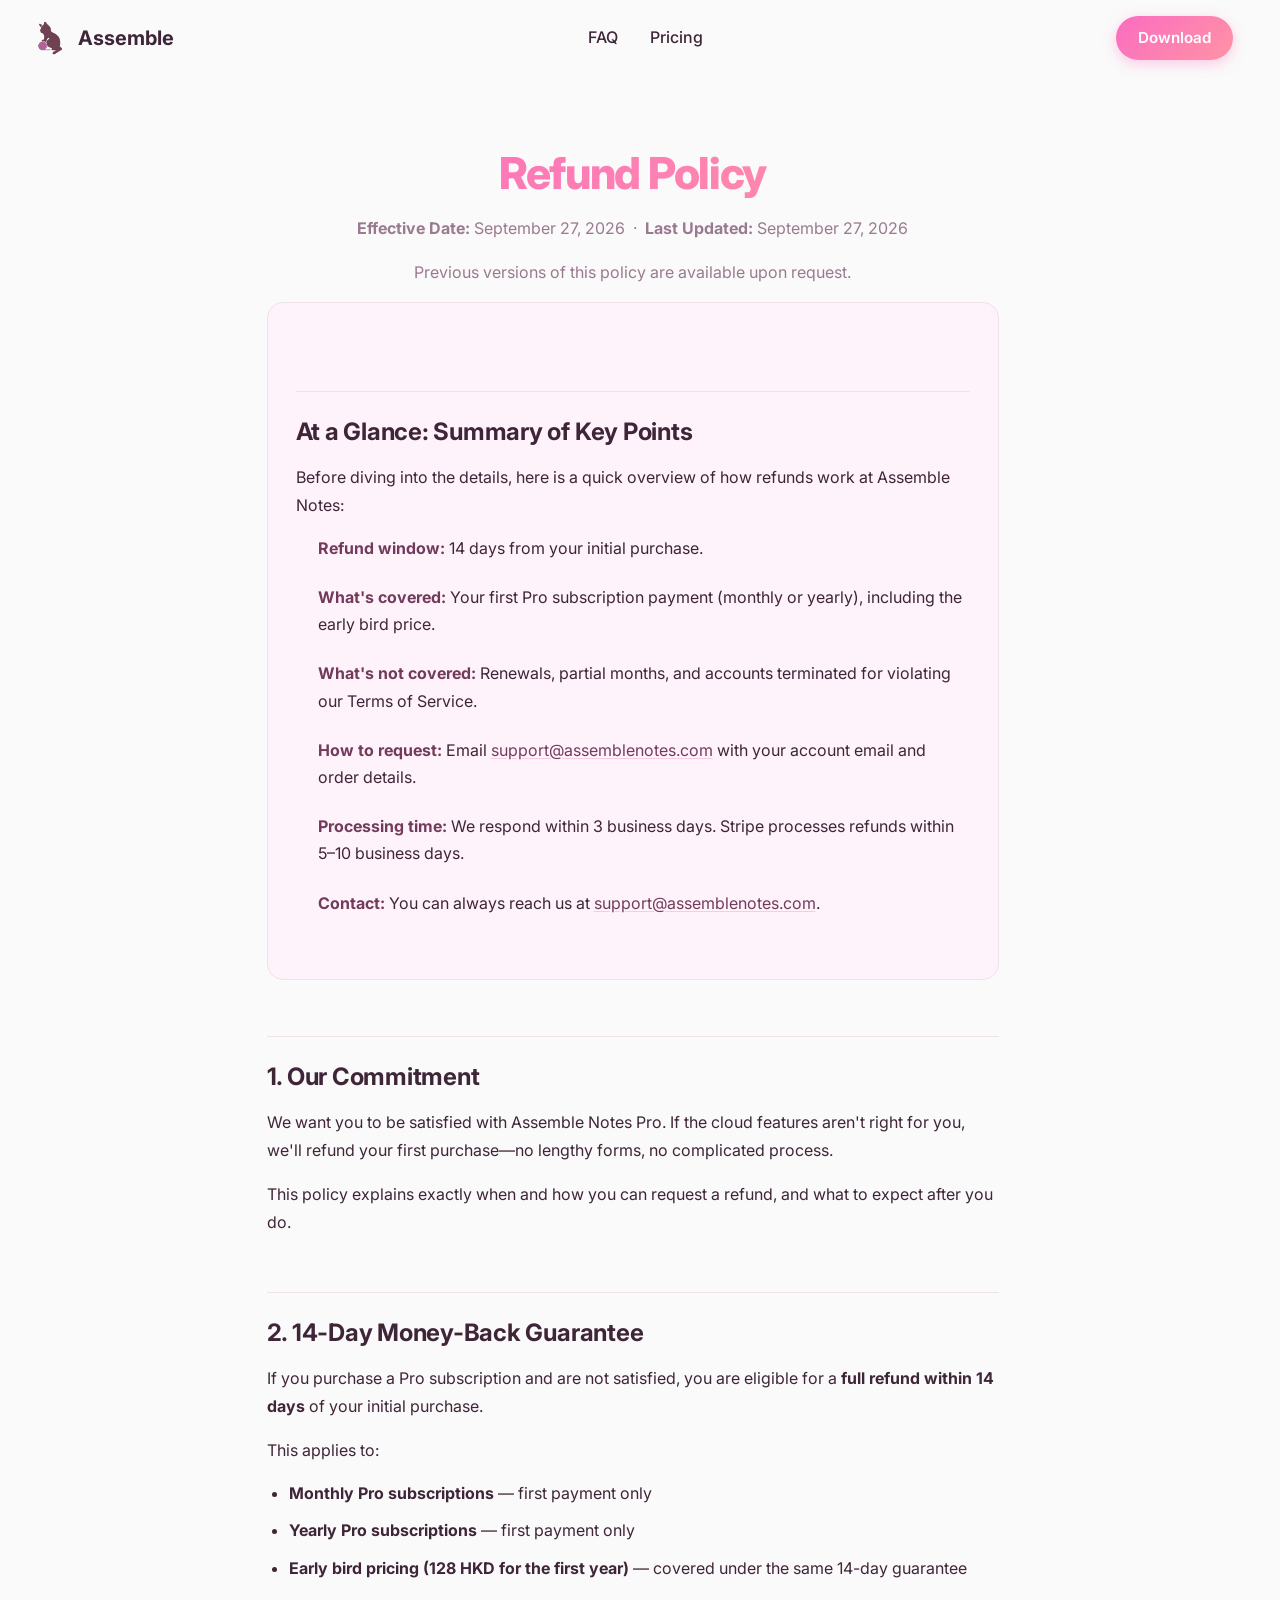
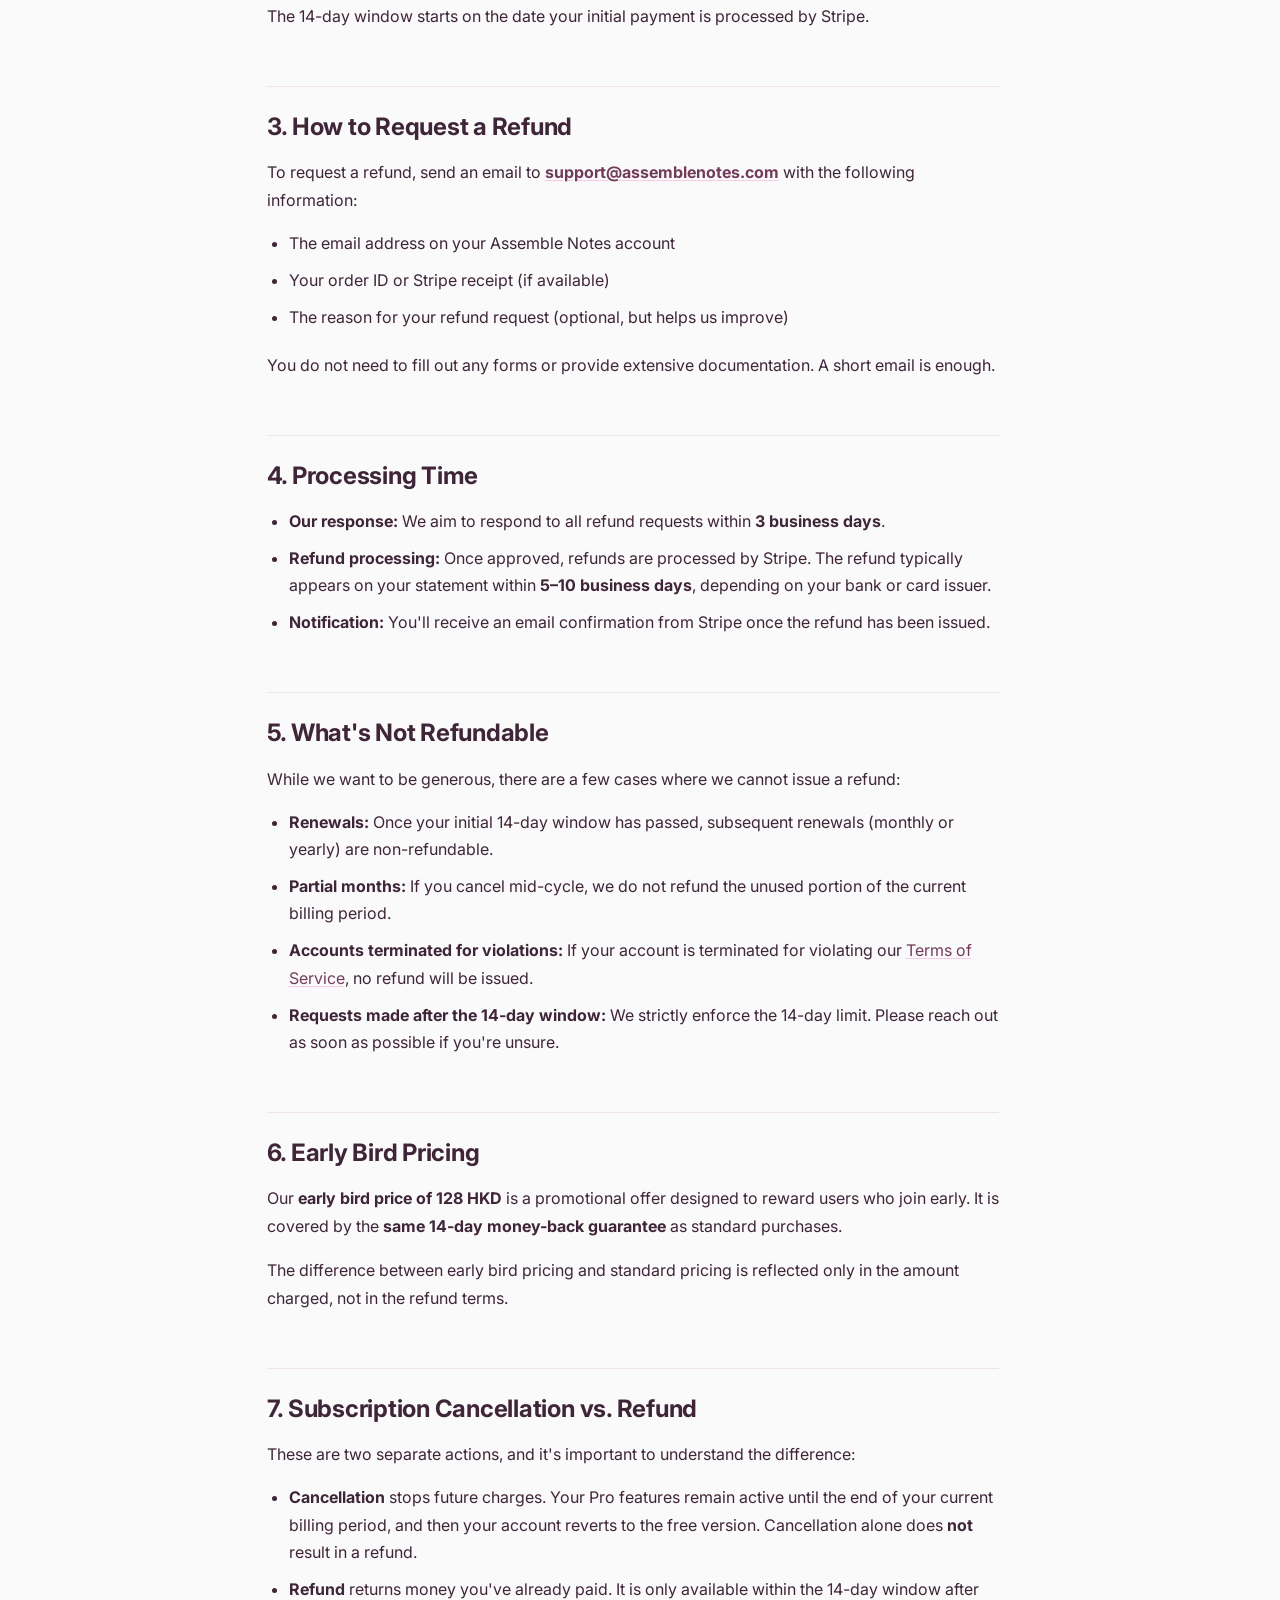
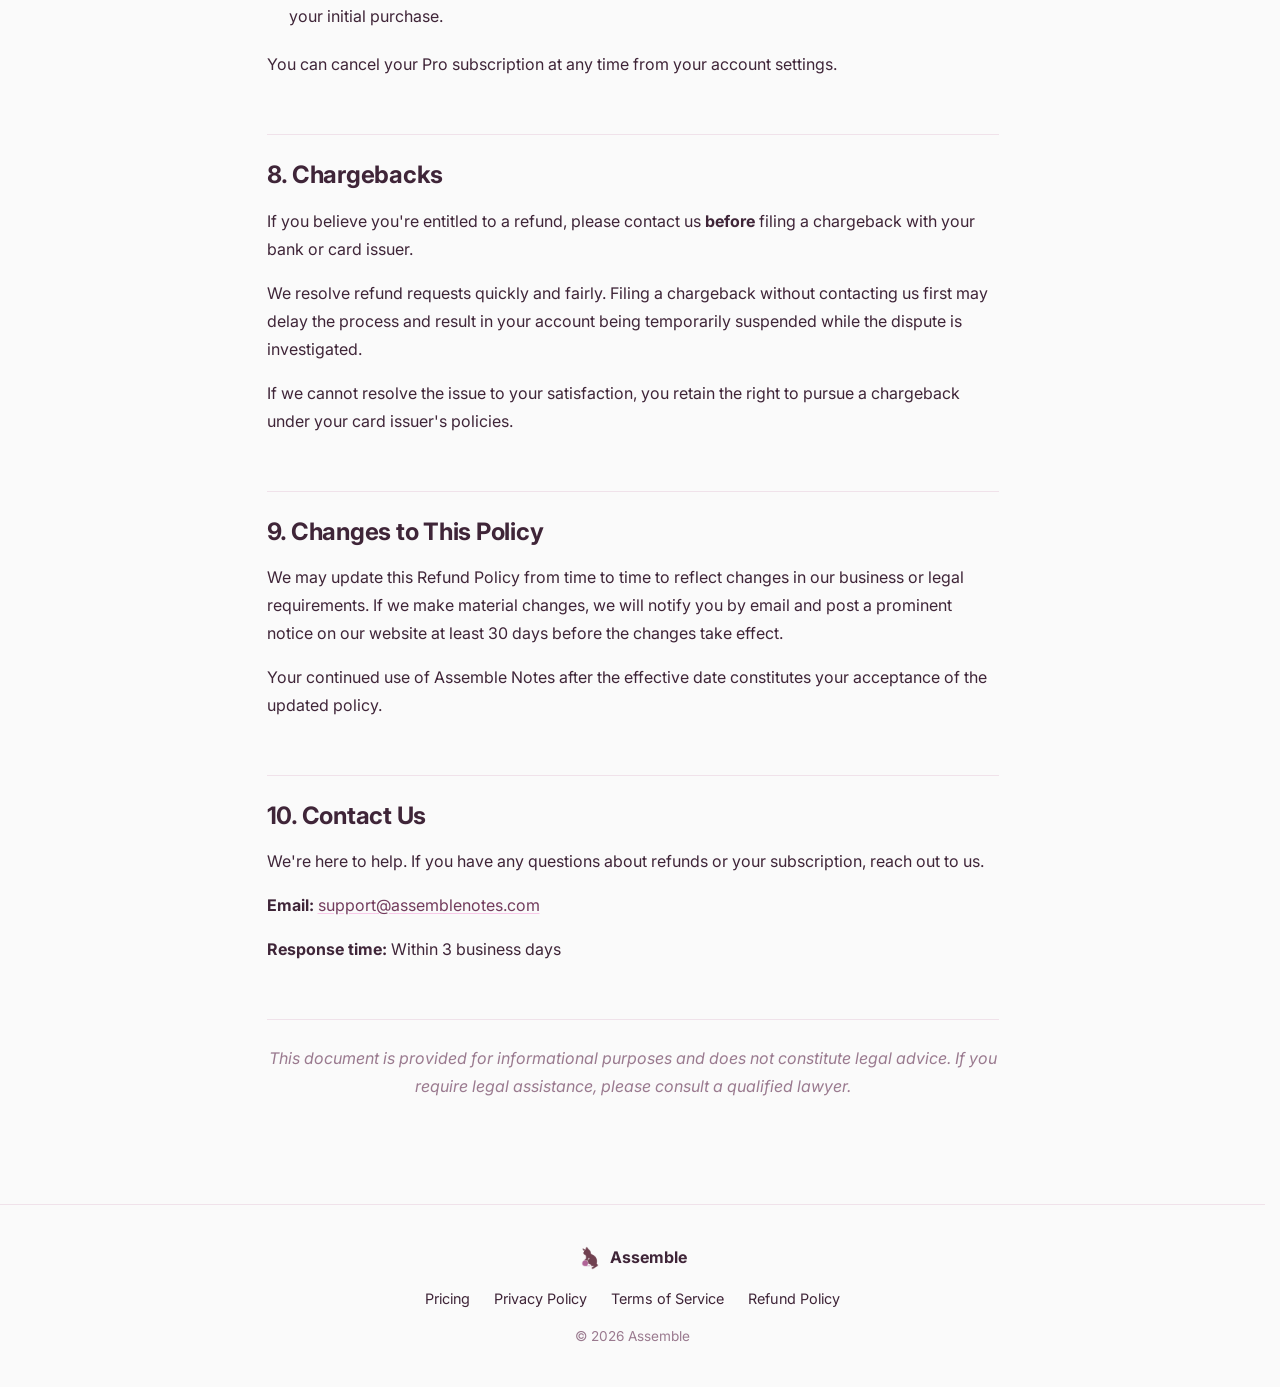
<file: refund.html>
<!DOCTYPE html>
<html lang="en">

<head>
    <meta charset="UTF-8">
    <meta name="viewport" content="width=device-width, initial-scale=1.0">
    <title>Refund Policy — Assemble</title>
    <meta name="description"
        content="How refunds work for Assemble Notes Pro. 14-day money-back guarantee on your first purchase.">
    <link rel="icon" type="image/png" href="app-logo.png">
    <link rel="preconnect" href="https://fonts.googleapis.com">
    <link rel="preconnect" href="https://fonts.gstatic.com" crossorigin>
    <link href="https://fonts.googleapis.com/css2?family=Inter:wght@400;500;600;700;800&display=swap" rel="stylesheet">
    <link rel="stylesheet" href="styles/style.css">
    <link rel="stylesheet" href="styles/legal.css">
</head>

<body>
    <main>
        <article class="legal">
            <header class="legal-header">
                <h1>Refund Policy</h1>
                <p class="legal-meta"><strong>Effective Date:</strong> September 27, 2026 &nbsp;·&nbsp; <strong>Last
                        Updated:</strong> September 27, 2026</p>
            </header>
            <p class="legal-note">Previous versions of this policy are available upon request.</p>

            <section class="glance">
                <h2>At a Glance: Summary of Key Points</h2>
                <p>Before diving into the details, here is a quick overview of how refunds work at Assemble Notes:</p>
                <ul>
                    <li><strong>Refund window:</strong> 14 days from your initial purchase.</li>
                    <li><strong>What's covered:</strong> Your first Pro subscription payment (monthly or yearly),
                        including the early bird price.</li>
                    <li><strong>What's not covered:</strong> Renewals, partial months, and accounts terminated for
                        violating our Terms of Service.</li>
                    <li><strong>How to request:</strong> Email <a
                            href="mailto:support@assemblenotes.com">support@assemblenotes.com</a> with your account
                        email and order details.</li>
                    <li><strong>Processing time:</strong> We respond within 3 business days. Stripe processes refunds
                        within 5–10 business days.</li>
                    <li><strong>Contact:</strong> You can always reach us at <a
                            href="mailto:support@assemblenotes.com">support@assemblenotes.com</a>.</li>
                </ul>
            </section>

            <h2>1. Our Commitment</h2>
            <p>We want you to be satisfied with Assemble Notes Pro. If the cloud features aren't right for you, we'll
                refund your first purchase—no lengthy forms, no complicated process.</p>
            <p>This policy explains exactly when and how you can request a refund, and what to expect after you do.</p>

            <h2>2. 14-Day Money-Back Guarantee</h2>
            <p>If you purchase a Pro subscription and are not satisfied, you are eligible for a <strong>full refund
                    within 14 days</strong> of your initial purchase.</p>
            <p>This applies to:</p>
            <ul>
                <li><strong>Monthly Pro subscriptions</strong> — first payment only</li>
                <li><strong>Yearly Pro subscriptions</strong> — first payment only</li>
                <li><strong>Early bird pricing (128 HKD for the first year)</strong> — covered under the same 14-day
                    guarantee</li>
            </ul>
            <p>The 14-day window starts on the date your initial payment is processed by Stripe.</p>

            <h2>3. How to Request a Refund</h2>
            <p>To request a refund, send an email to <strong><a
                        href="mailto:support@assemblenotes.com">support@assemblenotes.com</a></strong> with the
                following
                information:</p>
            <ul>
                <li>The email address on your Assemble Notes account</li>
                <li>Your order ID or Stripe receipt (if available)</li>
                <li>The reason for your refund request (optional, but helps us improve)</li>
            </ul>
            <p>You do not need to fill out any forms or provide extensive documentation. A short email is enough.</p>

            <h2>4. Processing Time</h2>
            <ul>
                <li><strong>Our response:</strong> We aim to respond to all refund requests within <strong>3 business
                        days</strong>.</li>
                <li><strong>Refund processing:</strong> Once approved, refunds are processed by Stripe. The refund
                    typically appears on your statement within <strong>5–10 business days</strong>, depending on your
                    bank or card issuer.</li>
                <li><strong>Notification:</strong> You'll receive an email confirmation from Stripe once the refund has
                    been issued.</li>
            </ul>

            <h2>5. What's Not Refundable</h2>
            <p>While we want to be generous, there are a few cases where we cannot issue a refund:</p>
            <ul>
                <li><strong>Renewals:</strong> Once your initial 14-day window has passed, subsequent renewals (monthly
                    or yearly) are non-refundable.</li>
                <li><strong>Partial months:</strong> If you cancel mid-cycle, we do not refund the unused portion of the
                    current billing period.</li>
                <li><strong>Accounts terminated for violations:</strong> If your account is terminated for violating our
                    <a href="terms.html">Terms of Service</a>, no refund will be issued.
                </li>
                <li><strong>Requests made after the 14-day window:</strong> We strictly enforce the 14-day limit. Please
                    reach out as soon as possible if you're unsure.</li>
            </ul>

            <h2>6. Early Bird Pricing</h2>
            <p>Our <strong>early bird price of 128 HKD</strong> is a promotional offer designed to
                reward users who join early. It is covered by the <strong>same 14-day money-back guarantee</strong> as
                standard purchases.</p>
            <p>The difference between early bird pricing and standard pricing is reflected only in the amount charged,
                not in the refund terms.</p>

            <h2>7. Subscription Cancellation vs. Refund</h2>
            <p>These are two separate actions, and it's important to understand the difference:</p>
            <ul>
                <li><strong>Cancellation</strong> stops future charges. Your Pro features remain active until the end of
                    your current billing period, and then your account reverts to the free version. Cancellation alone
                    does <strong>not</strong> result in a refund.</li>
                <li><strong>Refund</strong> returns money you've already paid. It is only available within the 14-day
                    window after your initial purchase.</li>
            </ul>
            <p>You can cancel your Pro subscription at any time from your account settings.</p>

            <h2>8. Chargebacks</h2>
            <p>If you believe you're entitled to a refund, please contact us <strong>before</strong> filing a chargeback
                with your bank or card issuer.</p>
            <p>We resolve refund requests quickly and fairly. Filing a chargeback without contacting us first may delay
                the process and result in your account being temporarily suspended while the dispute is investigated.
            </p>
            <p>If we cannot resolve the issue to your satisfaction, you retain the right to pursue a chargeback under
                your card issuer's policies.</p>

            <h2>9. Changes to This Policy</h2>
            <p>We may update this Refund Policy from time to time to reflect changes in our business or legal
                requirements. If we make material changes, we will notify you by email and post a prominent notice on
                our
                website at least 30 days before the changes take effect.</p>
            <p>Your continued use of Assemble Notes after the effective date constitutes your acceptance of the updated
                policy.</p>

            <h2>10. Contact Us</h2>
            <p>We're here to help. If you have any questions about refunds or your subscription, reach out to us.</p>
            <p><strong>Email:</strong> <a href="mailto:support@assemblenotes.com">support@assemblenotes.com</a></p>
            <p><strong>Response time:</strong> Within 3 business days</p>

            <p class="legal-disclaimer">This document is provided for informational purposes and does not constitute
                legal advice. If you require legal assistance, please consult a qualified lawyer.</p>
        </article>
    </main>

    <script src="scripts/site.js" defer></script>
</body>

</html>
</file>
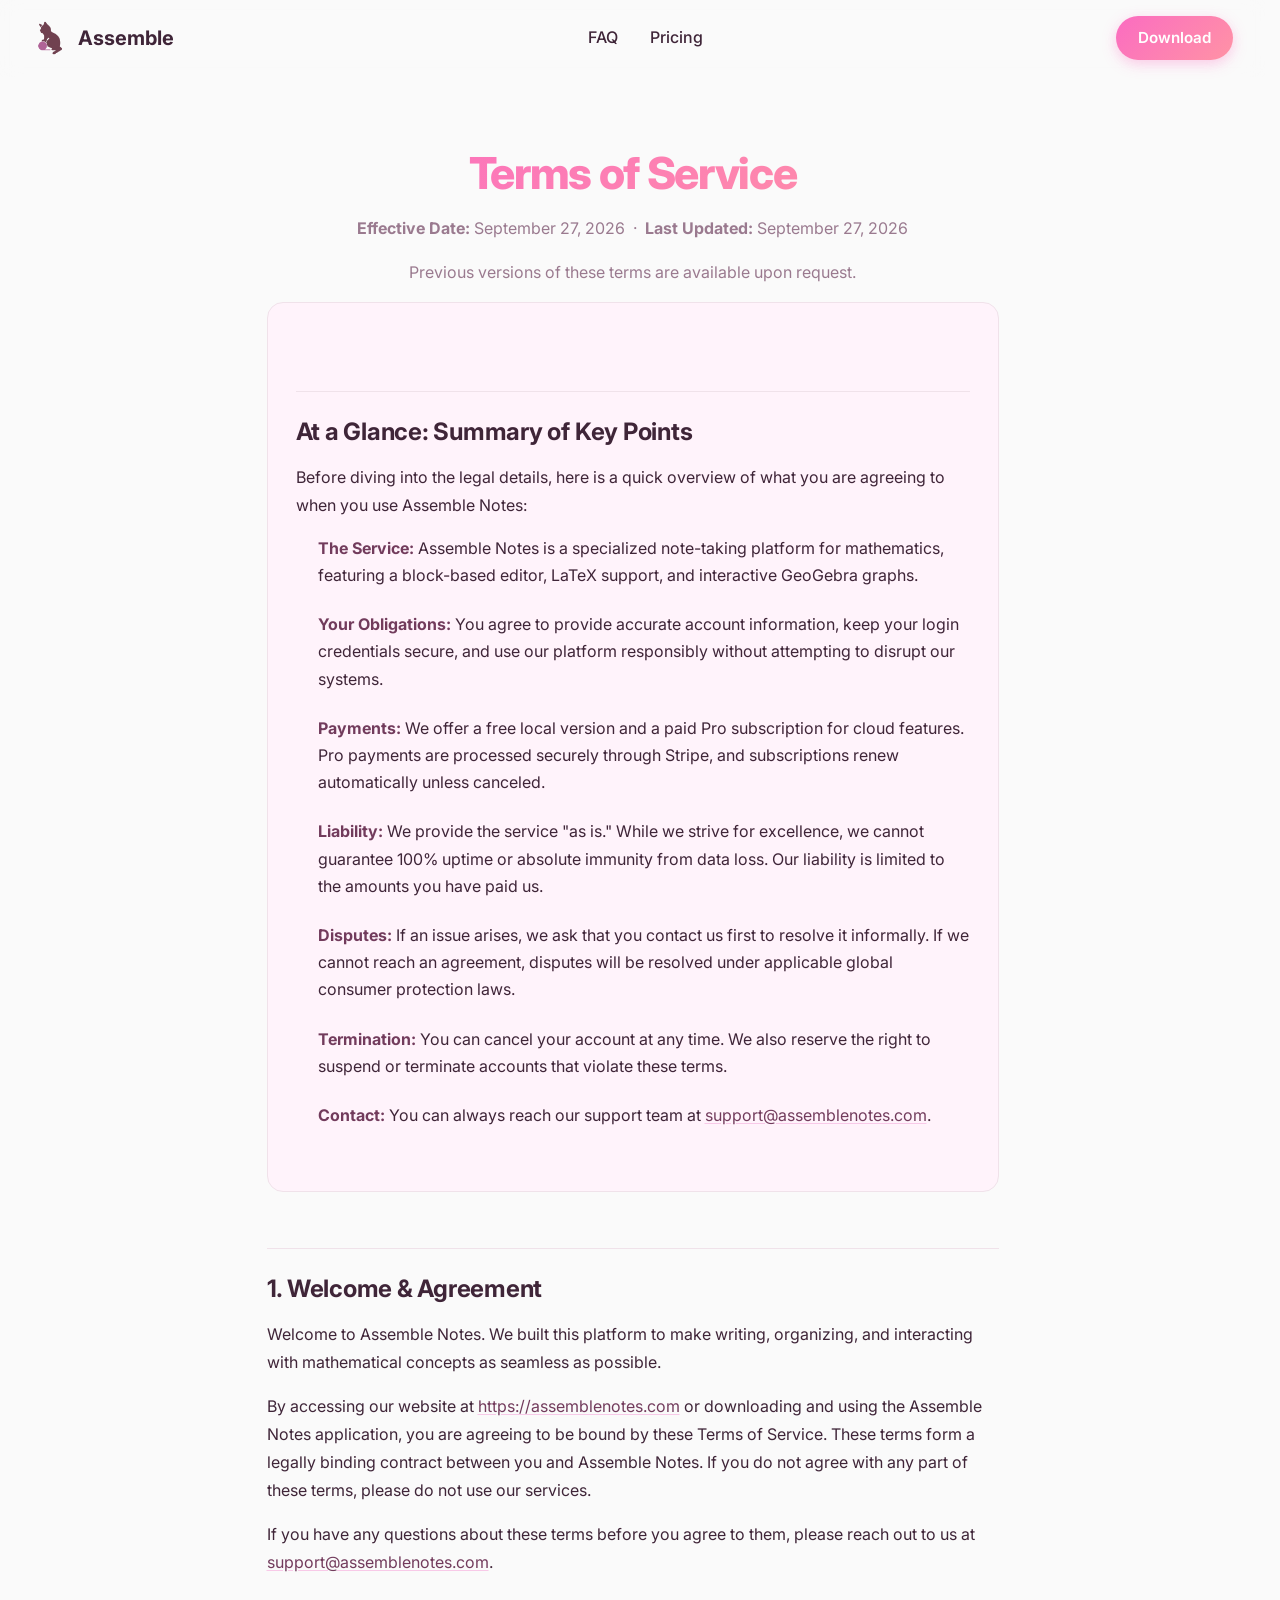
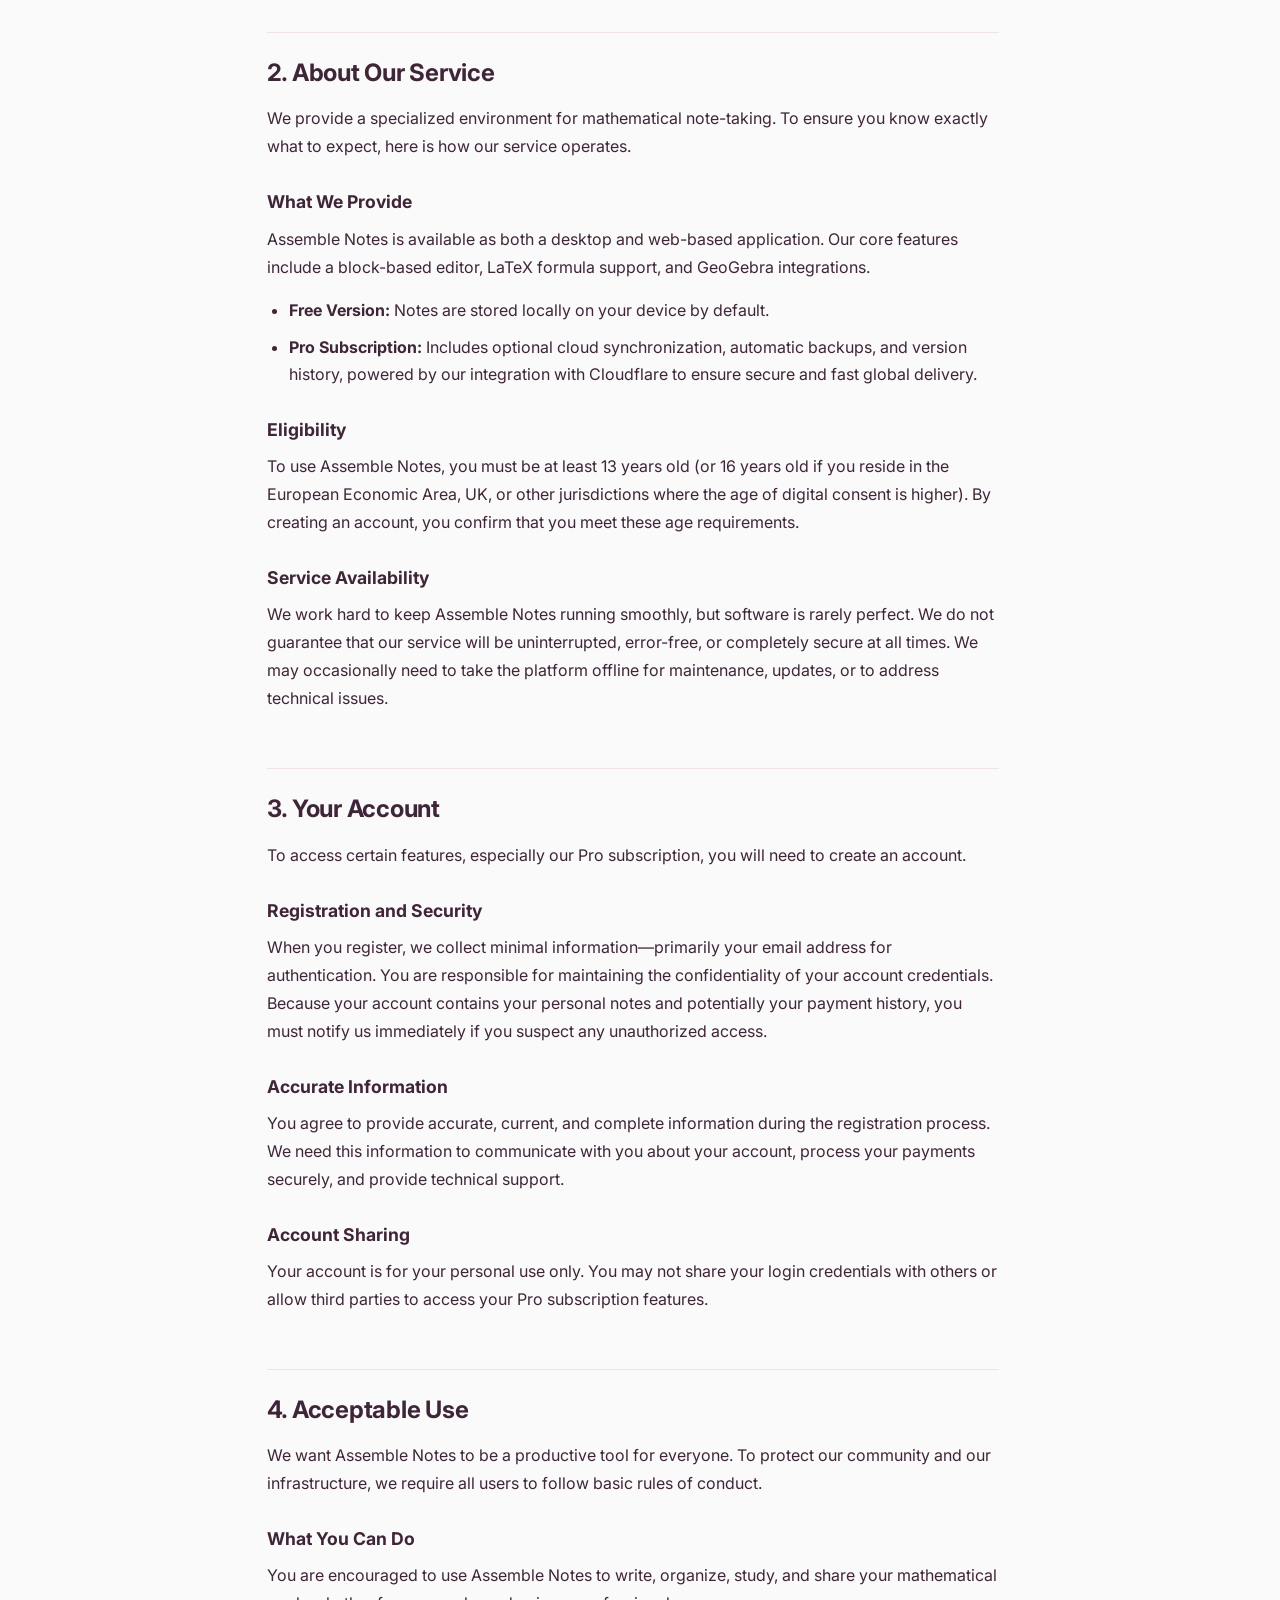
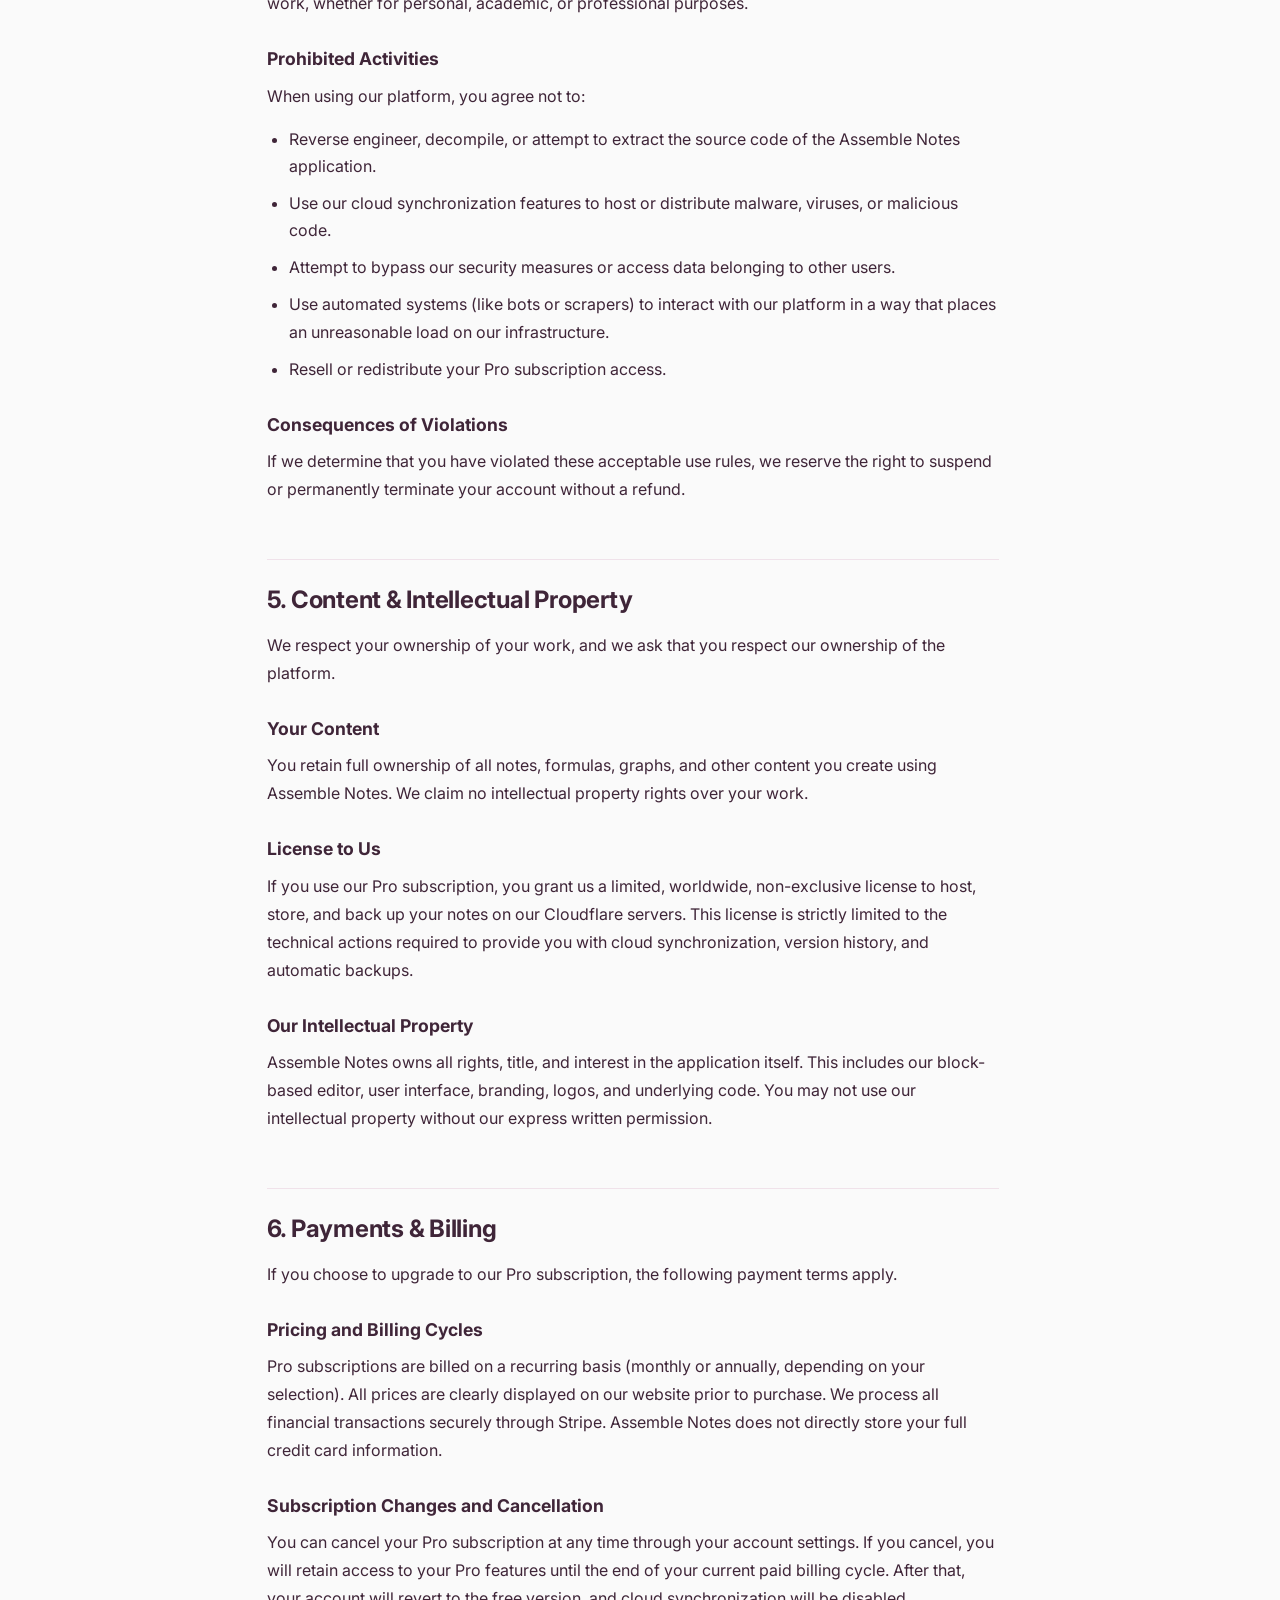
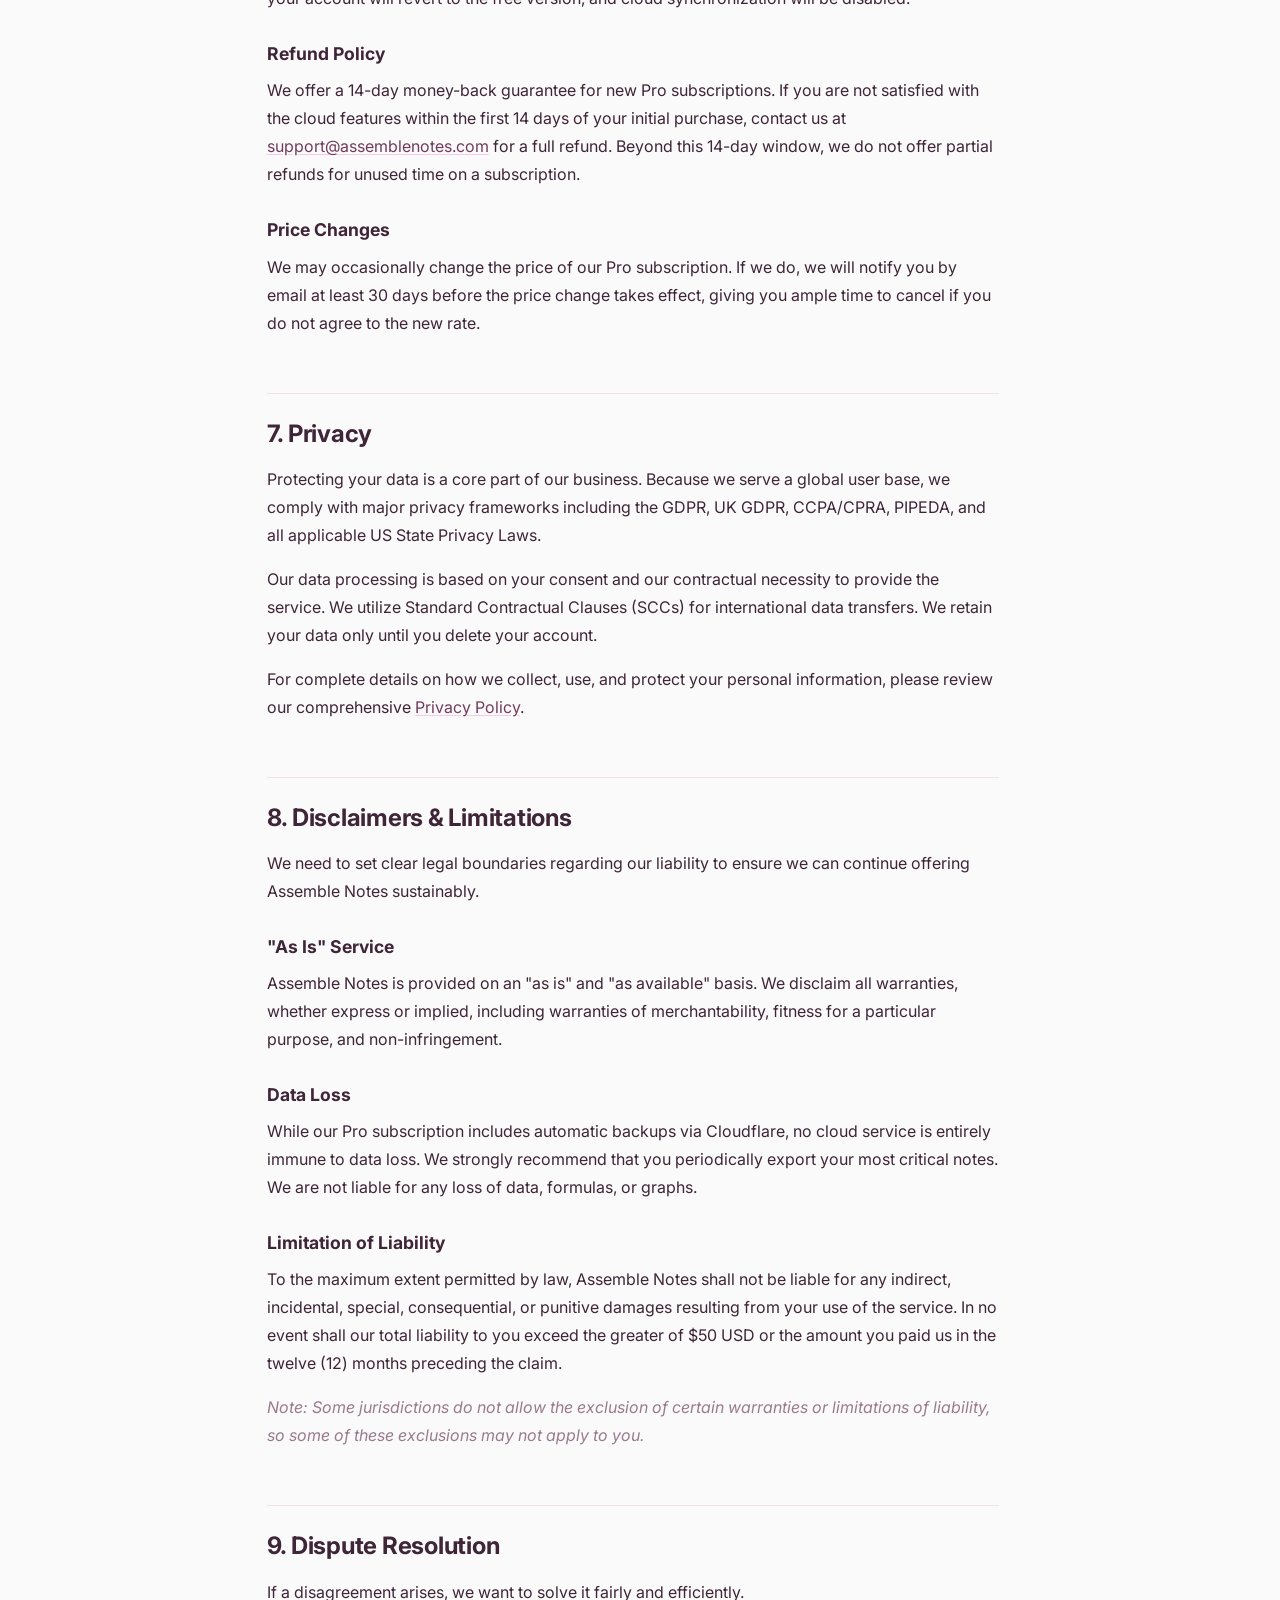
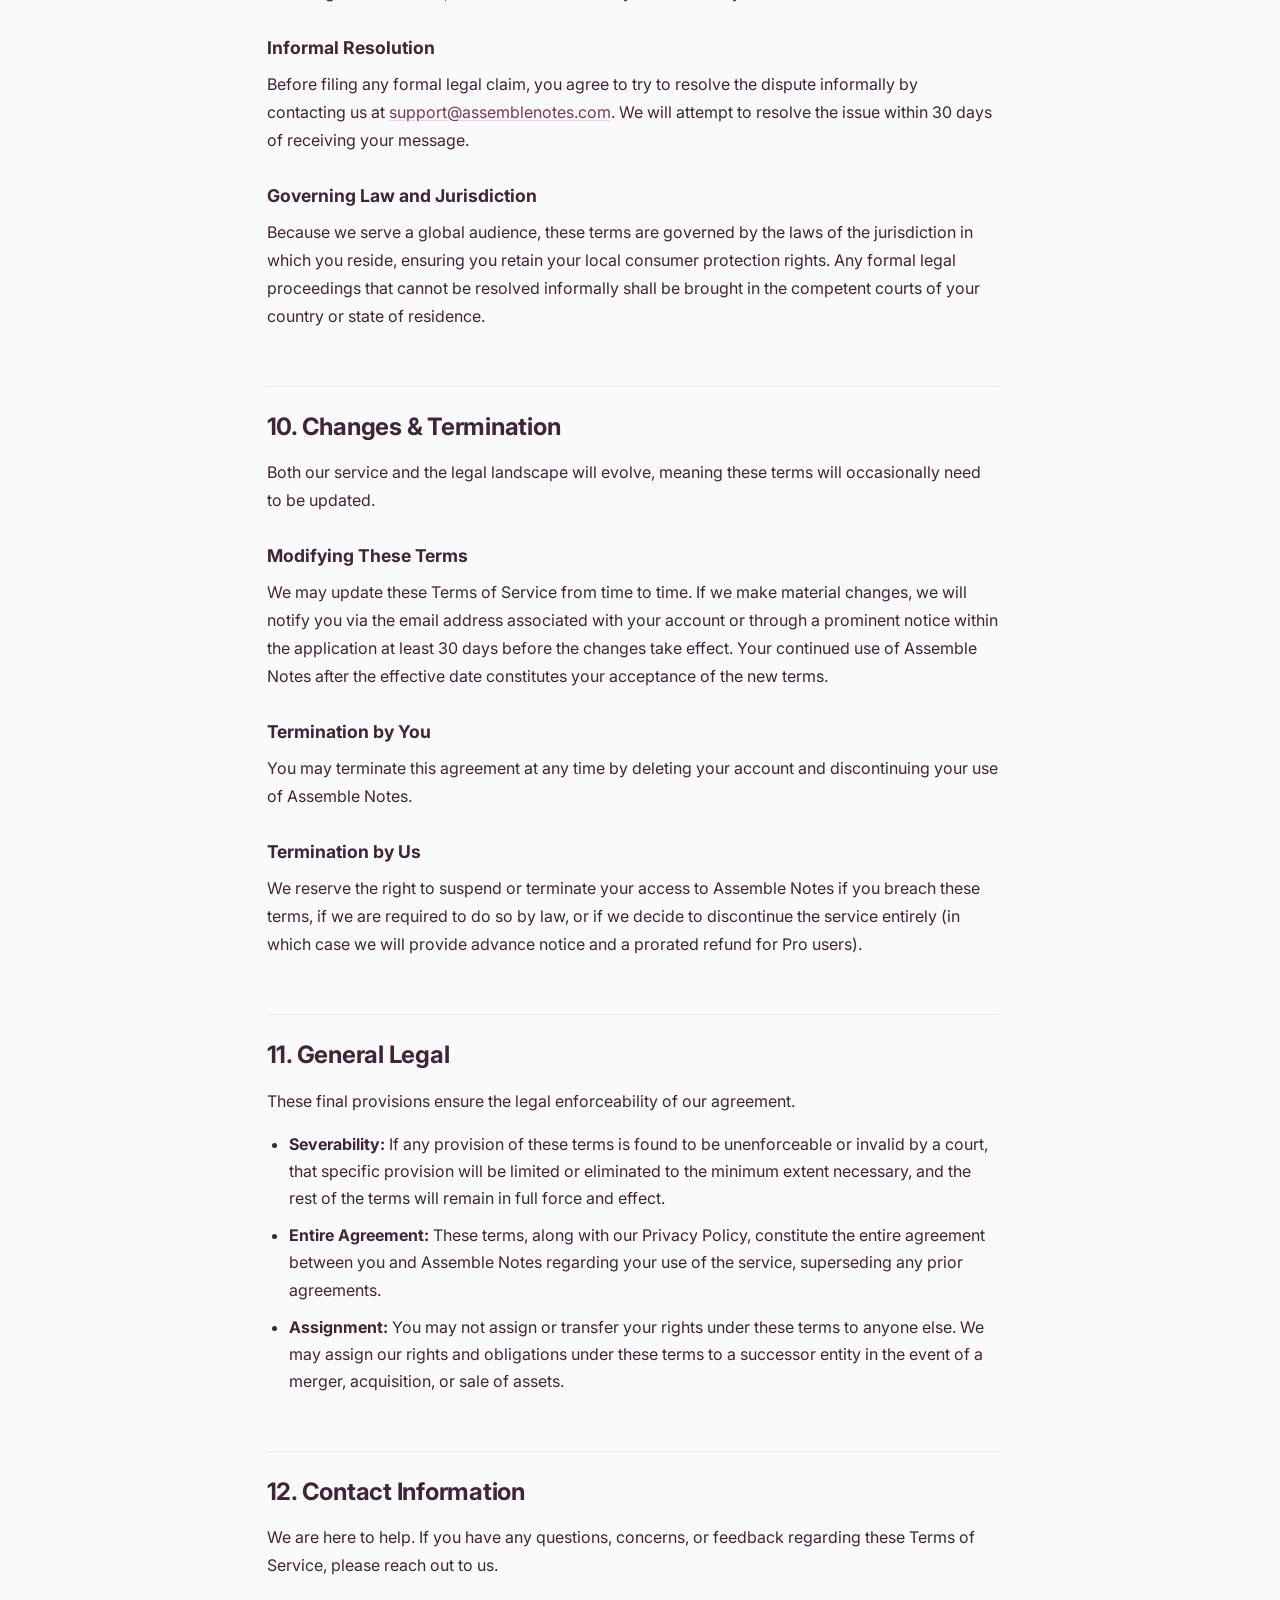
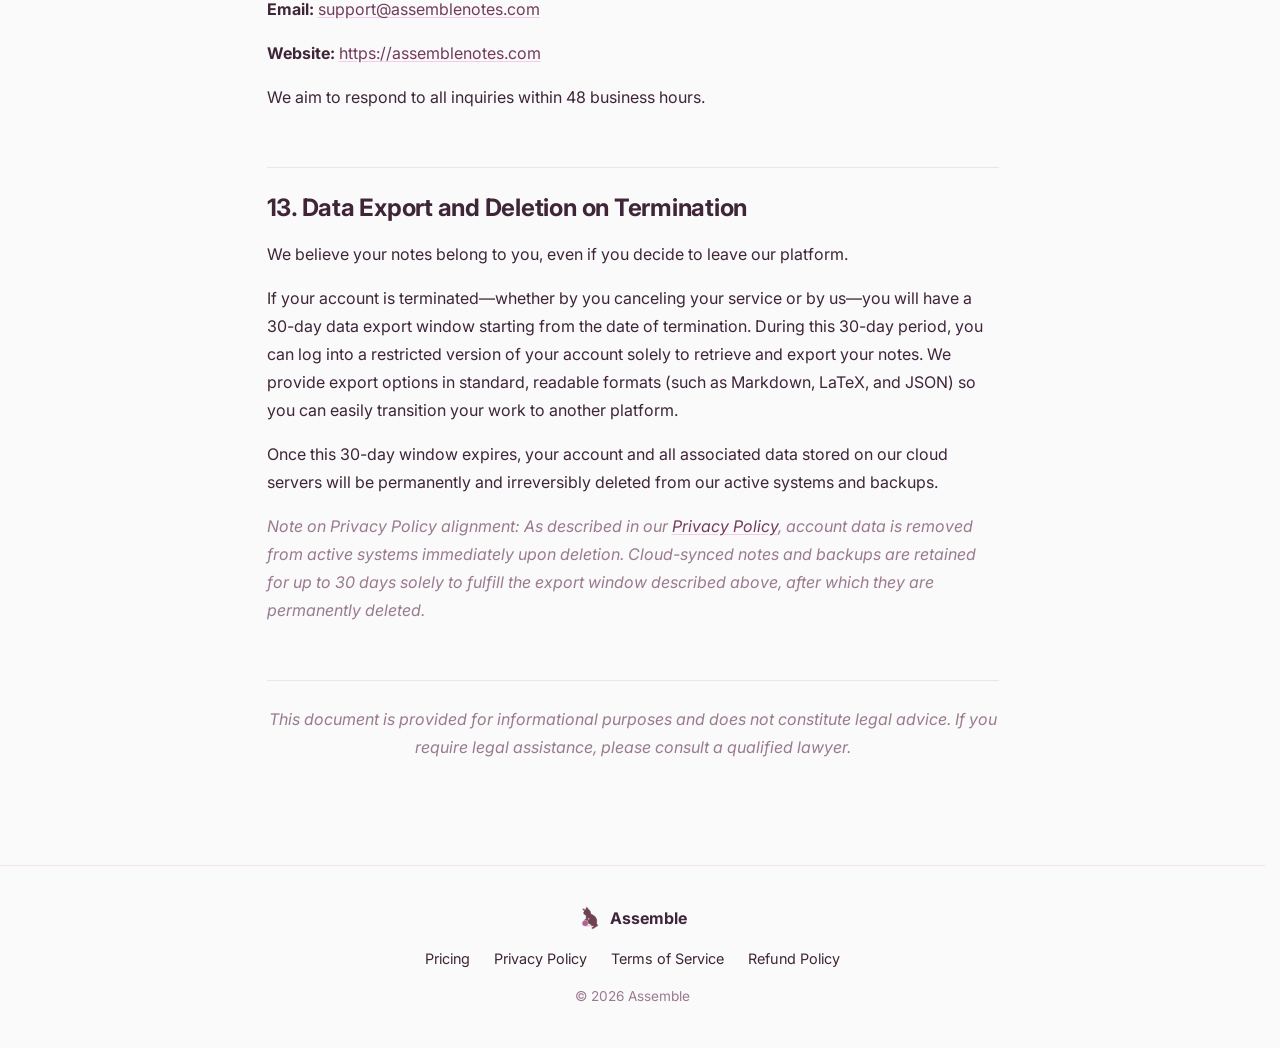
<file: terms.html>
<!DOCTYPE html>
<html lang="en">

<head>
    <meta charset="UTF-8">
    <meta name="viewport" content="width=device-width, initial-scale=1.0">
    <title>Terms of Service — Assemble</title>
    <meta name="description"
        content="The terms that govern your use of Assemble Notes, a math note-taking app with LaTeX and GeoGebra support.">
    <link rel="icon" type="image/png" href="app-logo.png">
    <link rel="preconnect" href="https://fonts.googleapis.com">
    <link rel="preconnect" href="https://fonts.gstatic.com" crossorigin>
    <link href="https://fonts.googleapis.com/css2?family=Inter:wght@400;500;600;700;800&display=swap" rel="stylesheet">
    <link rel="stylesheet" href="styles/style.css">
    <link rel="stylesheet" href="styles/legal.css">
</head>

<body>
    <main>
        <article class="legal">
            <header class="legal-header">
                <h1>Terms of Service</h1>
                <p class="legal-meta"><strong>Effective Date:</strong> September 27, 2026 &nbsp;·&nbsp; <strong>Last
                        Updated:</strong> September 27, 2026</p>
            </header>
            <p class="legal-note">Previous versions of these terms are available upon request.</p>

            <section class="glance">
                <h2>At a Glance: Summary of Key Points</h2>
                <p>Before diving into the legal details, here is a quick overview of what you are agreeing to when you
                    use Assemble Notes:</p>
                <ul>
                    <li><strong>The Service:</strong> Assemble Notes is a specialized note-taking platform for
                        mathematics, featuring a block-based editor, LaTeX support, and interactive GeoGebra graphs.
                    </li>
                    <li><strong>Your Obligations:</strong> You agree to provide accurate account information, keep your
                        login credentials secure, and use our platform responsibly without attempting to disrupt our
                        systems.</li>
                    <li><strong>Payments:</strong> We offer a free local version and a paid Pro subscription for cloud
                        features. Pro payments are processed securely through Stripe, and subscriptions renew
                        automatically unless canceled.</li>
                    <li><strong>Liability:</strong> We provide the service "as is." While we strive for excellence, we
                        cannot guarantee 100% uptime or absolute immunity from data loss. Our liability is limited to
                        the
                        amounts you have paid us.</li>
                    <li><strong>Disputes:</strong> If an issue arises, we ask that you contact us first to resolve it
                        informally. If we cannot reach an agreement, disputes will be resolved under applicable global
                        consumer protection laws.</li>
                    <li><strong>Termination:</strong> You can cancel your account at any time. We also reserve the right
                        to suspend or terminate accounts that violate these terms.</li>
                    <li><strong>Contact:</strong> You can always reach our support team at <a
                            href="mailto:support@assemblenotes.com">support@assemblenotes.com</a>.</li>
                </ul>
            </section>

            <h2>1. Welcome &amp; Agreement</h2>
            <p>Welcome to Assemble Notes. We built this platform to make writing, organizing, and interacting with
                mathematical concepts as seamless as possible.</p>
            <p>By accessing our website at <a href="https://assemblenotes.com">https://assemblenotes.com</a> or
                downloading and using the Assemble Notes application, you are agreeing to be bound by these Terms of
                Service. These terms form a legally binding contract between you and Assemble Notes. If you do not agree
                with any part of these terms, please do not use our services.</p>
            <p>If you have any questions about these terms before you agree to them, please reach out to us at <a
                    href="mailto:support@assemblenotes.com">support@assemblenotes.com</a>.</p>

            <h2>2. About Our Service</h2>
            <p>We provide a specialized environment for mathematical note-taking. To ensure you know exactly what to
                expect, here is how our service operates.</p>

            <h3>What We Provide</h3>
            <p>Assemble Notes is available as both a desktop and web-based application. Our core features include a
                block-based editor, LaTeX formula support, and GeoGebra integrations.</p>
            <ul>
                <li><strong>Free Version:</strong> Notes are stored locally on your device by default.</li>
                <li><strong>Pro Subscription:</strong> Includes optional cloud synchronization, automatic backups, and
                    version history, powered by our integration with Cloudflare to ensure secure and fast global
                    delivery.</li>
            </ul>

            <h3>Eligibility</h3>
            <p>To use Assemble Notes, you must be at least 13 years old (or 16 years old if you reside in the European
                Economic Area, UK, or other jurisdictions where the age of digital consent is higher). By creating an
                account, you confirm that you meet these age requirements.</p>

            <h3>Service Availability</h3>
            <p>We work hard to keep Assemble Notes running smoothly, but software is rarely perfect. We do not guarantee
                that our service will be uninterrupted, error-free, or completely secure at all times. We may
                occasionally need to take the platform offline for maintenance, updates, or to address technical issues.
            </p>

            <h2>3. Your Account</h2>
            <p>To access certain features, especially our Pro subscription, you will need to create an account.</p>

            <h3>Registration and Security</h3>
            <p>When you register, we collect minimal information—primarily your email address for authentication. You
                are
                responsible for maintaining the confidentiality of your account credentials. Because your account
                contains your personal notes and potentially your payment history, you must notify us immediately if you
                suspect any unauthorized access.</p>

            <h3>Accurate Information</h3>
            <p>You agree to provide accurate, current, and complete information during the registration process. We need
                this information to communicate with you about your account, process your payments securely, and provide
                technical support.</p>

            <h3>Account Sharing</h3>
            <p>Your account is for your personal use only. You may not share your login credentials with others or allow
                third parties to access your Pro subscription features.</p>

            <h2>4. Acceptable Use</h2>
            <p>We want Assemble Notes to be a productive tool for everyone. To protect our community and our
                infrastructure, we require all users to follow basic rules of conduct.</p>

            <h3>What You Can Do</h3>
            <p>You are encouraged to use Assemble Notes to write, organize, study, and share your mathematical work,
                whether for personal, academic, or professional purposes.</p>

            <h3>Prohibited Activities</h3>
            <p>When using our platform, you agree not to:</p>
            <ul>
                <li>Reverse engineer, decompile, or attempt to extract the source code of the Assemble Notes
                    application.</li>
                <li>Use our cloud synchronization features to host or distribute malware, viruses, or malicious code.
                </li>
                <li>Attempt to bypass our security measures or access data belonging to other users.</li>
                <li>Use automated systems (like bots or scrapers) to interact with our platform in a way that places an
                    unreasonable load on our infrastructure.</li>
                <li>Resell or redistribute your Pro subscription access.</li>
            </ul>

            <h3>Consequences of Violations</h3>
            <p>If we determine that you have violated these acceptable use rules, we reserve the right to suspend or
                permanently terminate your account without a refund.</p>

            <h2>5. Content &amp; Intellectual Property</h2>
            <p>We respect your ownership of your work, and we ask that you respect our ownership of the platform.</p>

            <h3>Your Content</h3>
            <p>You retain full ownership of all notes, formulas, graphs, and other content you create using Assemble
                Notes. We claim no intellectual property rights over your work.</p>

            <h3>License to Us</h3>
            <p>If you use our Pro subscription, you grant us a limited, worldwide, non-exclusive license to host, store,
                and back up your notes on our Cloudflare servers. This license is strictly limited to the technical
                actions required to provide you with cloud synchronization, version history, and automatic backups.</p>

            <h3>Our Intellectual Property</h3>
            <p>Assemble Notes owns all rights, title, and interest in the application itself. This includes our
                block-based editor, user interface, branding, logos, and underlying code. You may not use our
                intellectual property without our express written permission.</p>

            <h2>6. Payments &amp; Billing</h2>
            <p>If you choose to upgrade to our Pro subscription, the following payment terms apply.</p>

            <h3>Pricing and Billing Cycles</h3>
            <p>Pro subscriptions are billed on a recurring basis (monthly or annually, depending on your selection). All
                prices are clearly displayed on our website prior to purchase. We process all financial transactions
                securely through Stripe. Assemble Notes does not directly store your full credit card information.</p>

            <h3>Subscription Changes and Cancellation</h3>
            <p>You can cancel your Pro subscription at any time through your account settings. If you cancel, you will
                retain access to your Pro features until the end of your current paid billing cycle. After that, your
                account will revert to the free version, and cloud synchronization will be disabled.</p>

            <h3>Refund Policy</h3>
            <p>We offer a 14-day money-back guarantee for new Pro subscriptions. If you are not satisfied with the cloud
                features within the first 14 days of your initial purchase, contact us at <a
                    href="mailto:support@assemblenotes.com">support@assemblenotes.com</a> for a full refund. Beyond this
                14-day window, we do not offer partial refunds for unused time on a subscription.</p>

            <h3>Price Changes</h3>
            <p>We may occasionally change the price of our Pro subscription. If we do, we will notify you by email at
                least 30 days before the price change takes effect, giving you ample time to cancel if you do not agree
                to the new rate.</p>

            <h2>7. Privacy</h2>
            <p>Protecting your data is a core part of our business. Because we serve a global user base, we comply with
                major privacy frameworks including the GDPR, UK GDPR, CCPA/CPRA, PIPEDA, and all applicable US State
                Privacy Laws.</p>
            <p>Our data processing is based on your consent and our contractual necessity to provide the service. We
                utilize Standard Contractual Clauses (SCCs) for international data transfers. We retain your data only
                until you delete your account.</p>
            <p>For complete details on how we collect, use, and protect your personal information, please review our
                comprehensive <a href="privacy-policy.html">Privacy Policy</a>.</p>

            <h2>8. Disclaimers &amp; Limitations</h2>
            <p>We need to set clear legal boundaries regarding our liability to ensure we can continue offering Assemble
                Notes sustainably.</p>

            <h3>"As Is" Service</h3>
            <p>Assemble Notes is provided on an "as is" and "as available" basis. We disclaim all warranties, whether
                express or implied, including warranties of merchantability, fitness for a particular purpose, and
                non-infringement.</p>

            <h3>Data Loss</h3>
            <p>While our Pro subscription includes automatic backups via Cloudflare, no cloud service is entirely immune
                to data loss. We strongly recommend that you periodically export your most critical notes. We are not
                liable for any loss of data, formulas, or graphs.</p>

            <h3>Limitation of Liability</h3>
            <p>To the maximum extent permitted by law, Assemble Notes shall not be liable for any indirect, incidental,
                special, consequential, or punitive damages resulting from your use of the service. In no event shall
                our
                total liability to you exceed the greater of $50 USD or the amount you paid us in the twelve (12) months
                preceding the claim.</p>
            <p><em>Note: Some jurisdictions do not allow the exclusion of certain warranties or limitations of
                    liability,
                    so some of these exclusions may not apply to you.</em></p>

            <h2>9. Dispute Resolution</h2>
            <p>If a disagreement arises, we want to solve it fairly and efficiently.</p>

            <h3>Informal Resolution</h3>
            <p>Before filing any formal legal claim, you agree to try to resolve the dispute informally by contacting us
                at <a href="mailto:support@assemblenotes.com">support@assemblenotes.com</a>. We will attempt to resolve
                the issue within 30 days of receiving your message.</p>

            <h3>Governing Law and Jurisdiction</h3>
            <p>Because we serve a global audience, these terms are governed by the laws of the jurisdiction in which you
                reside, ensuring you retain your local consumer protection rights. Any formal legal proceedings that
                cannot be resolved informally shall be brought in the competent courts of your country or state of
                residence.</p>

            <h2>10. Changes &amp; Termination</h2>
            <p>Both our service and the legal landscape will evolve, meaning these terms will occasionally need to be
                updated.</p>

            <h3>Modifying These Terms</h3>
            <p>We may update these Terms of Service from time to time. If we make material changes, we will notify you
                via the email address associated with your account or through a prominent notice within the application
                at least 30 days before the changes take effect. Your continued use of Assemble Notes after the
                effective
                date constitutes your acceptance of the new terms.</p>

            <h3>Termination by You</h3>
            <p>You may terminate this agreement at any time by deleting your account and discontinuing your use of
                Assemble Notes.</p>

            <h3>Termination by Us</h3>
            <p>We reserve the right to suspend or terminate your access to Assemble Notes if you breach these terms, if
                we are required to do so by law, or if we decide to discontinue the service entirely (in which case we
                will provide advance notice and a prorated refund for Pro users).</p>

            <h2>11. General Legal</h2>
            <p>These final provisions ensure the legal enforceability of our agreement.</p>
            <ul>
                <li><strong>Severability:</strong> If any provision of these terms is found to be unenforceable or
                    invalid by a court, that specific provision will be limited or eliminated to the minimum extent
                    necessary, and the rest of the terms will remain in full force and effect.</li>
                <li><strong>Entire Agreement:</strong> These terms, along with our Privacy Policy, constitute the entire
                    agreement between you and Assemble Notes regarding your use of the service, superseding any prior
                    agreements.</li>
                <li><strong>Assignment:</strong> You may not assign or transfer your rights under these terms to anyone
                    else. We may assign our rights and obligations under these terms to a successor entity in the event
                    of a merger, acquisition, or sale of assets.</li>
            </ul>

            <h2>12. Contact Information</h2>
            <p>We are here to help. If you have any questions, concerns, or feedback regarding these Terms of Service,
                please reach out to us.</p>
            <p><strong>Email:</strong> <a href="mailto:support@assemblenotes.com">support@assemblenotes.com</a></p>
            <p><strong>Website:</strong> <a href="https://assemblenotes.com">https://assemblenotes.com</a></p>
            <p>We aim to respond to all inquiries within 48 business hours.</p>

            <h2>13. Data Export and Deletion on Termination</h2>
            <p>We believe your notes belong to you, even if you decide to leave our platform.</p>
            <p>If your account is terminated—whether by you canceling your service or by us—you will have a 30-day data
                export window starting from the date of termination. During this 30-day period, you can log into a
                restricted version of your account solely to retrieve and export your notes. We provide export options
                in
                standard, readable formats (such as Markdown, LaTeX, and JSON) so you can easily transition your work to
                another platform.</p>
            <p>Once this 30-day window expires, your account and all associated data stored on our cloud servers will be
                permanently and irreversibly deleted from our active systems and backups.</p>
            <p><em>Note on Privacy Policy alignment: As described in our <a href="privacy-policy.html">Privacy
                        Policy</a>, account data is removed from active systems immediately upon deletion. Cloud-synced
                    notes and backups are retained for up to 30 days solely to fulfill the export window described
                    above,
                    after which they are permanently deleted.</em></p>

            <p class="legal-disclaimer">This document is provided for informational purposes and does not constitute
                legal advice. If you require legal assistance, please consult a qualified lawyer.</p>
        </article>
    </main>

    <script>
        (function () {
            var navbar = document.getElementById('navbar');
            window.addEventListener('scroll', function () {
                if (window.scrollY > 10) navbar.classList.add('scrolled');
                else navbar.classList.remove('scrolled');
            });
        })();
    </script>

    <script>
        (function () {
            var hamburger = document.getElementById('hamburger');
            var menu = document.getElementById('mobileMenu');
            var closeBtn = document.getElementById('mobileMenuClose');

            function openMenu() {
                menu.classList.add('open');
                document.body.classList.add('menu-open');
                hamburger.setAttribute('aria-expanded', 'true');
            }
            function closeMenu() {
                menu.classList.remove('open');
                document.body.classList.remove('menu-open');
                hamburger.setAttribute('aria-expanded', 'false');
            }

            hamburger.addEventListener('click', openMenu);
            closeBtn.addEventListener('click', closeMenu);

            // 點任一選單連結即關閉
            menu.querySelectorAll('a').forEach(function (link) {
                link.addEventListener('click', closeMenu);
            });

            // 點背景空白處也關閉
            menu.querySelector('.mobile-menu-backdrop').addEventListener('click', closeMenu);

            // Esc 鍵關閉
            document.addEventListener('keydown', function (e) {
                if (e.key === 'Escape') closeMenu();
            });
        })();
    </script>
    <script src="scripts/site.js" defer></script>
</body>

</html>
</file>
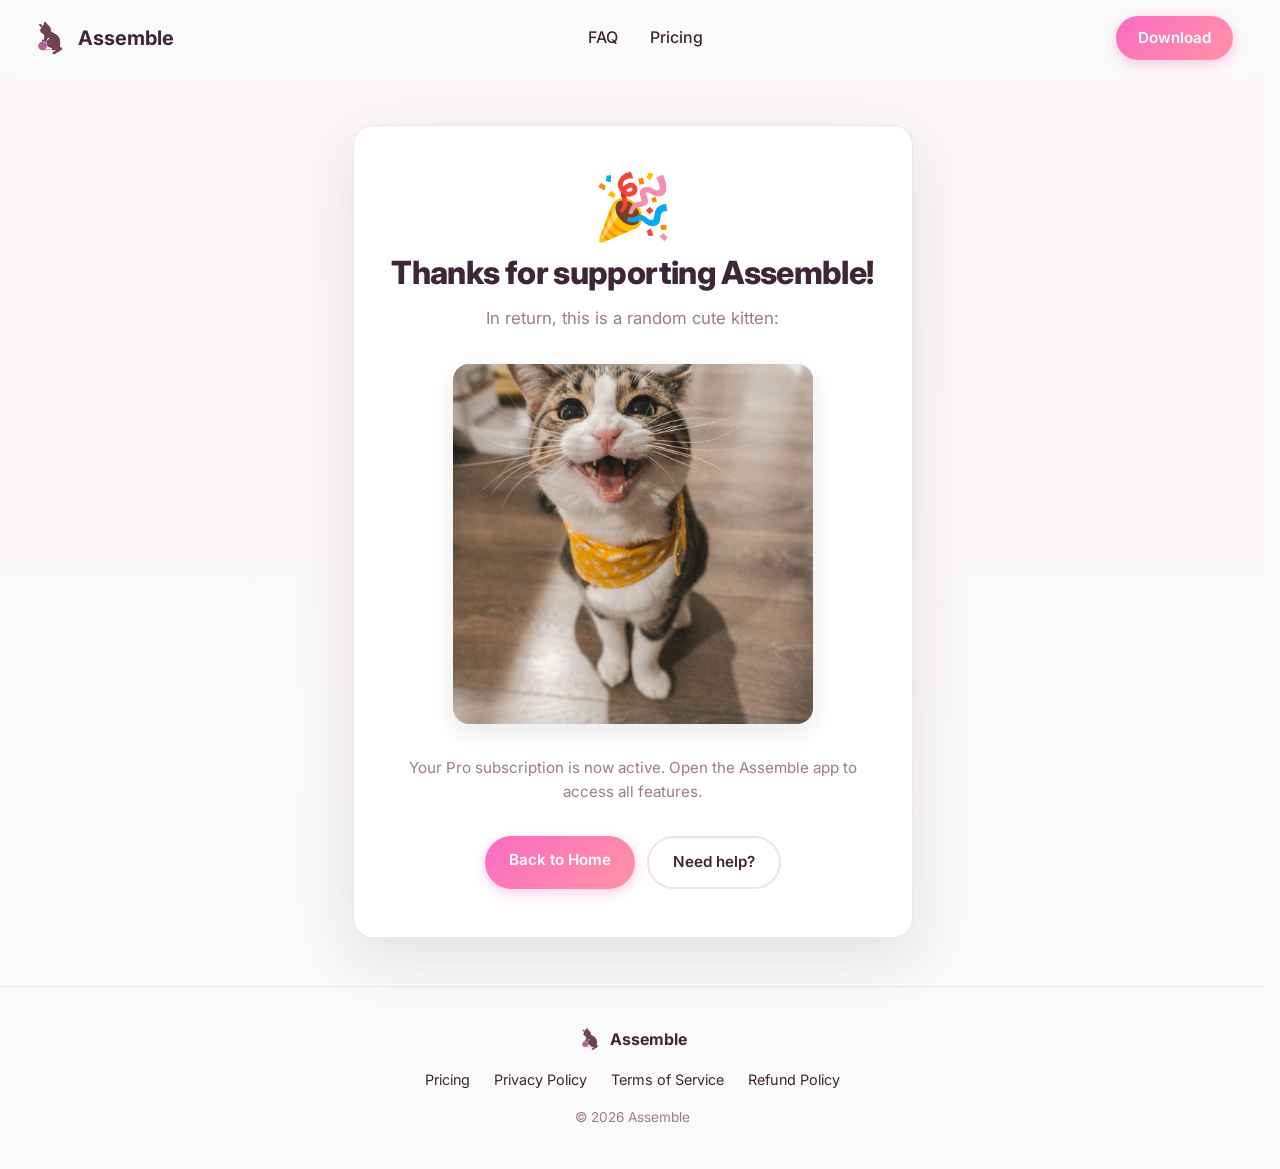
<file: thanks.html>
<!DOCTYPE html>
<html lang="en">

<head>
    <meta charset="UTF-8">
    <meta name="viewport" content="width=device-width, initial-scale=1.0">
    <title>Thanks! — Assemble</title>
    <meta name="description" content="Thank you for supporting Assemble Pro.">
    <link rel="icon" type="image/png" href="app-logo.png">
    <link rel="preconnect" href="https://fonts.googleapis.com">
    <link rel="preconnect" href="https://fonts.gstatic.com" crossorigin>
    <link href="https://fonts.googleapis.com/css2?family=Inter:wght@400;500;600;700;800&display=swap" rel="stylesheet">
    <link rel="stylesheet" href="styles/style.css">
    <link rel="stylesheet" href="styles/thanks.css">
</head>

<body>
    <main class="thanks-page">
        <div class="thanks-card">
            <div class="thanks-icon">🎉</div>
            <h1 class="thanks-title">Thanks for supporting Assemble!</h1>
            <p class="thanks-subtitle">
                In return, this is a random cute kitten:
            </p>

            <div class="thanks-kitten">
                <img id="kitten-image" src="" alt="A cute kitten" />
            </div>

            <p class="thanks-note">
                Your Pro subscription is now active. Open the Assemble app to access all features.
            </p>

            <div class="thanks-actions">
                <a href="https://assemblenotes.com" class="btn btn-primary">Back to Home</a>
                <a href="mailto:support@assemblenotes.com" class="btn btn-outline">Need help?</a>
            </div>
        </div>
    </main>

    <script>
        (function () {
            // 手動列出所有貓咪圖片
            var kittens = [
                'img/kittens/kitten-1.jpg',
                'img/kittens/kitten-2.jpg',
                'img/kittens/kitten-3.jpg',
                'img/kittens/kitten-4.jpg',
                'img/kittens/kitten-5.jpg',
            ];

            var randomKitten = kittens[Math.floor(Math.random() * kittens.length)];
            var img = document.getElementById('kitten-image');
            img.src = randomKitten;

            // 圖片載入失敗的 fallback
            img.onerror = function () {
                img.src = 'img/kittens/fallback.jpg';
            };
        })();
    </script>
    <script src="scripts/site.js" defer></script>
</body>

</html>
</file>
<file: styles/style.css>
/* =====================================================
   Assemble - marketing site
   Design system (refs: Evernote, Notion)
   ===================================================== */

:root {
    --bg: #FAFAFA;
    --text-primary: #3F2538;
    --text-highlight: #723B5C;
    --text-muted: #9A7A8F;
    --card-bg: #fef0f2;
    --card-img-1: #FFF3FB;
    --card-img-2: #F8C9E8;
    --bg-secondary: #FDF5F8;
    --btn-1: #FB6CC1;
    --btn-2: #FF93A5;
    --border: #F0E2EA;

    --font-sans: 'Inter', 'Noto Sans TC', 'PingFang TC', 'Microsoft YaHei', system-ui, -apple-system, 'Segoe UI', Roboto, sans-serif;

    --space-sm: 8px;
    --space-md: 16px;
    --space-lg: 24px;
    --space-xl: 48px;

    --radius-sm: 6px;
    --radius-md: 10px;
    --radius-lg: 16px;

    --shadow-sm: 0 2px 8px rgba(63, 37, 56, 0.06);
    --shadow-md: 0 8px 24px rgba(63, 37, 56, 0.08);
    --shadow-lg: 0 16px 48px rgba(63, 37, 56, 0.12);
}

* {
    margin: 0;
    padding: 0;
    box-sizing: border-box;
}

html {
    scroll-behavior: smooth;
    scrollbar-gutter: stable;   /* ← 關鍵：開關選單時捲軸空間固定，不位移 */
}

body {
    font-family: var(--font-sans);
    background: var(--bg);
    color: var(--text-primary);
    line-height: 1.6;
    -webkit-font-smoothing: antialiased;
}

img {
    display: block;
    max-width: 100%;
}

h1 {
    font-size: 3.5rem;
    font-weight: 800;
    letter-spacing: -0.03em;
    line-height: 1.1;
}

h2 {
    font-size: 2rem;
    font-weight: 700;
    letter-spacing: -0.02em;
    line-height: 1.15;
}

p {
    font-size: 1rem;
}

/* ---------- Navbar ---------- */
.navbar {
    position: sticky;
    top: 0;
    z-index: 100;
    display: flex;
    align-items: center;
    justify-content: space-between;
    padding: var(--space-md) 32px;
    background: rgba(250, 250, 250, 0.85);
    backdrop-filter: blur(10px);
    -webkit-backdrop-filter: blur(10px);
    border-bottom: 1px solid transparent;
    transition: box-shadow 0.2s ease, border-color 0.2s ease;
}

.navbar.scrolled {
    box-shadow: 0 4px 20px rgba(63, 37, 56, 0.08);
    border-bottom-color: var(--border);
}

.navbar-brand {
    display: flex;
    align-items: center;
    gap: 10px;
    text-decoration: none;
    color: var(--text-primary);
}

.navbar-logo {
    width: 36px;
    height: 36px;
    border-radius: 8px;
}

.navbar-title {
    font-size: 1.25rem;
    font-weight: 700;
}

.navbar-links {
    display: flex;
    gap: 32px;
}

.navbar-links a {
    text-decoration: none;
    color: var(--text-primary);
    font-size: 1rem;
    font-weight: 500;
    transition: color 0.2s;
}

.navbar-links a:hover {
    color: var(--text-highlight);
}

.navbar-download {
    text-decoration: none;
    padding: 10px 22px;
    border-radius: 40px;
    background: linear-gradient(135deg, var(--btn-1), var(--btn-2));
    color: #fff;
    font-weight: 600;
    font-size: 0.95rem;
    box-shadow: 0 4px 14px rgba(251, 108, 193, 0.35);
    transition: transform 0.2s, box-shadow 0.2s;
}

.navbar-download:hover {
    transform: translateY(-2px);
    box-shadow: 0 6px 20px rgba(251, 108, 193, 0.45);
}

/* ---------- Mobile hamburger menu ---------- */
.hamburger {
    display: none;
    flex-direction: column;
    justify-content: center;
    gap: 5px;
    width: 44px;
    height: 44px;
    padding: 11px;
    background: transparent;
    border: none;
    cursor: pointer;
}

.hamburger span {
    display: block;
    width: 100%;
    height: 2px;
    border-radius: 2px;
    background: var(--text-primary);
}

.mobile-menu {
    position: fixed;
    inset: 0;
    z-index: 200;
    visibility: hidden;
    transition: visibility 0.3s ease;
}

.mobile-menu.open {
    visibility: visible;
}

.mobile-menu-backdrop {
    position: absolute;
    inset: 0;
    background: rgba(30, 18, 28, 0.45);   /* 變暗的背景 */
    opacity: 0;
    transition: opacity 0.3s ease;
}

.mobile-menu.open .mobile-menu-backdrop {
    opacity: 1;
}

.mobile-menu-panel {
    position: absolute;
    top: 0;
    right: 0;
    bottom: 0;
    width: min(50%, 360px);               /* 只佔一半（寬度可調） */
    background: var(--bg);
    transform: translateX(100%);
    transition: transform 0.3s ease;
    display: flex;
    flex-direction: column;
    align-items: center;
    padding: 80px 24px 32px;
    box-shadow: -8px 0 32px rgba(63, 37, 56, 0.12);
}

.mobile-menu.open .mobile-menu-panel {
    transform: translateX(0);
}

.mobile-menu-close {
    position: absolute;
    top: 16px;
    right: 32px;                          /* 跟 navbar 的 32px padding 對齊 */
    width: 44px;
    height: 44px;
    border: none;
    background: transparent;
    font-size: 2.2rem;
    line-height: 1;
    color: var(--text-primary);
    cursor: pointer;
}

.mobile-menu-close:hover {
    color: var(--text-highlight);
}

.mobile-menu-links {
    display: flex;
    flex-direction: column;
    align-items: center;
    gap: 26px;
}

.mobile-menu-links a {
    font-size: 1.4rem;
    font-weight: 600;
    color: var(--text-primary);
    text-decoration: none;
    transition: color 0.2s;
}

.mobile-menu-links a:hover {
    color: var(--text-highlight);
}

.mobile-menu-links .mobile-download {
    margin-top: 10px;
    padding: 12px 28px;
    border-radius: 40px;
    background: linear-gradient(135deg, var(--btn-1), var(--btn-2));
    color: #fff;
    font-size: 1.05rem;
    box-shadow: 0 4px 14px rgba(251, 108, 193, 0.35);
}

body.menu-open {
    overflow: hidden;
}

/* ---------- Footer ---------- */
.footer {
    border-top: 1px solid var(--border);
    padding: 40px 32px;
    display: flex;
    flex-direction: column;
    align-items: center;
    gap: 16px;
    text-align: center;
}

.footer-brand {
    display: flex;
    align-items: center;
    gap: 8px;
}

.footer-brand img {
    width: 24px;
    height: 24px;
    border-radius: 6px;
}

.footer-brand span {
    font-weight: 700;
}

.footer-links {
    display: flex;
    gap: 24px;
    flex-wrap: wrap;
    justify-content: center;
}

.footer-links a {
    color: var(--text-primary);
    text-decoration: none;
    font-size: 0.9rem;
}

.footer-links a:hover {
    color: var(--text-highlight);
}

.footer-copy {
    font-size: 0.85rem;
    color: var(--text-muted);
}

/* ---------- Responsive ---------- */
@media (max-width: 640px) {
    .typing-wrap {
        min-width: 5.25em;
        white-space: nowrap;
    }

    h1 {
        font-size: 2.35rem;
    }

    h2 {
        font-size: 2.25rem;
    }

    p {
        font-size: 1.125rem;
    }
}

@media (max-width: 768px) {
    .navbar-links,
    .navbar-download {
        display: none;
    }
    .hamburger {
        display: flex;
    }
}


@media (min-width: 1024px) {
    h1 {
        font-size: 4rem;
    }

    h2 {
        font-size: 2.5rem;
    }

    p {
        font-size: 1.25rem;
    }
}

@media (min-width: 1280px) {
    h1 {
        font-size: 4.5rem;
    }

    h2 {
        font-size: 3rem;
    }

    p {
        font-size: 1.5rem;
    }
}
</file>
<file: styles/download.css>
/* =====================================================
   Assemble — Download page
   ===================================================== */

.download-section {
    padding: 80px 24px 64px;
    max-width: 1100px;
    margin: 0 auto;
}

/* 粉色漸變擴散 */
.download-section::before {
    content: '';
    position: absolute;
    top: -500px;
    left: 50%;
    transform: translateX(-50%);
    width: 1200px;
    height: 1200px;
    background: radial-gradient(
        circle at center,
        rgba(251, 108, 193, 0.25) 0%,
        rgba(255, 147, 165, 0.15) 30%,
        rgba(255, 243, 245, 0.05) 60%,
        transparent 80%
    );
    pointer-events: none;
    z-index: -1;
}

.download-title {
    text-align: center;
    margin-bottom: 12px;
}

.download-subtitle {
    text-align: center;
    color: var(--text-muted);
    margin-bottom: 56px;
    font-size: 1.1rem;
}

/* ── Cards ── */
.download-cards {
    display: grid;
    grid-template-columns: 1fr 1fr;
    gap: 32px;
    align-items: stretch;
}

.download-card {
    background: #fff;
    border: 1px solid var(--border);
    border-radius: var(--radius-lg);
    padding: 48px 32px 40px;
    display: flex;
    flex-direction: column;
    align-items: center;
    text-align: center;
    gap: 24px;
    transition: box-shadow 0.2s, transform 0.2s;
}

.download-card:hover {
    box-shadow: var(--shadow-md);
    transform: translateY(-2px);
}

.download-card-icon {
    width: 88px;
    height: 88px;
    display: flex;
    align-items: center;
    justify-content: center;
}

.download-card-icon svg {
    display: block;
}

.download-card-content {
    display: flex;
    flex-direction: column;
    align-items: center;
    gap: 8px;
}

.download-card-platform {
    font-size: 1.25rem;
    font-weight: 700;
    color: var(--text-primary);
}

.download-card-info {
    font-size: 0.9rem;
    color: var(--text-muted);
}

.download-card-btn {
    text-decoration: none;
    padding: 14px 32px;
    font-size: 1rem;
    font-weight: 600;
    border-radius: 40px;
    background: linear-gradient(135deg, var(--btn-1), var(--btn-2));
    color: #fff;
    box-shadow: 0 4px 14px rgba(251, 108, 193, 0.35);
    display: inline-flex;
    align-items: center;
    justify-content: center;
}

.download-card-btn:hover {
    transform: translateY(-2px);
    box-shadow: 0 12px 32px rgba(251, 108, 193, 0.45);
}

/* ── Notes (install warnings) ── */
.download-notes {
    max-width: 720px;
    margin: 48px auto 0;
    display: flex;
    flex-direction: column;
    gap: 12px;
}

.download-note {
    border: 1px solid var(--border);
    border-radius: var(--radius-lg);
    background: #fff;
    overflow: hidden;
    transition: box-shadow 0.2s, transform 0.2s;
}

.download-note:hover {
    box-shadow: var(--shadow-md);
    transform: translateY(-2px);
}

/* remove the native disclosure triangle */
.download-note > summary {
    list-style: none;
    cursor: pointer;
    user-select: none;
    display: flex;
    align-items: center;
    justify-content: space-between;
    gap: 16px;
    padding: 18px 24px;
    font-size: 1rem;
    font-weight: 600;
    color: var(--text-primary);
    transition: color 0.2s;
}

.download-note > summary::-webkit-details-marker {
    display: none;
}

.download-note > summary:hover {
    color: var(--text-highlight);
}

.download-note > summary::after {
    content: '▼';
    flex-shrink: 0;
    font-size: 0.8rem;
    color: var(--btn-1);
    transition: transform 0.3s ease;
}

.download-note[open] > summary::after {
    transform: rotate(180deg);
}

.download-note > summary:focus-visible {
    outline: 2px solid var(--btn-1);
    outline-offset: -2px;
}

.download-note > p {
    margin: 0;
    padding: 0 24px 12px;
    font-size: 0.95rem;
    color: var(--text-muted);
}

.download-note > ol {
    margin: 0;
    padding: 0 24px 20px 44px;
    font-size: 0.95rem;
    color: var(--text-muted);
    display: flex;
    flex-direction: column;
    gap: 6px;
}

.download-note strong {
    color: var(--text-primary);
    font-weight: 600;
}

.download-note code {
    font-family: ui-monospace, SFMono-Regular, Menlo, Consolas, 'Courier New', monospace;
    font-size: 0.85em;
    color: var(--text-highlight);
    background: var(--bg-secondary);
    border: 1px solid var(--border);
    border-radius: var(--radius-sm);
    padding: 1px 6px;
    word-break: break-word;
}

/* ── Footnote ── */
.download-footnote {
    margin-top: 48px;
    text-align: center;
    font-size: 0.85rem;
    color: var(--text-muted);
}

.download-footnote a {
    color: var(--text-highlight);
    text-decoration: underline;
    text-underline-offset: 2px;
    text-decoration-color: var(--card-img-2);
}

.download-footnote a:hover {
    color: var(--btn-1);
}

/* ── Responsive ── */
@media (max-width: 768px) {
    .download-section {
        padding: 56px 20px 48px;
    }

    .download-cards {
        grid-template-columns: 1fr;
        gap: 24px;
    }

    .download-card {
        padding: 40px 24px 32px;
    }

    .download-subtitle {
        margin-bottom: 40px;
    }

    .download-notes {
        margin-top: 40px;
    }

    .download-note > summary {
        padding: 16px 20px;
    }

    .download-note > p {
        padding: 0 20px 12px;
    }

    .download-note > ol {
        padding: 0 20px 18px 40px;
    }
}
</file>
<file: styles/oauth.css>
/* Assemble 官方網站樣式 - 參考 app 配色 */
* {
    margin: 0;
    padding: 0;
    box-sizing: border-box;
}

body {
    font-family: 'Noto Sans TC', 'PingFang TC', 'Microsoft YaHei', '微軟正黑體',
        system-ui, -apple-system, 'Segoe UI', Roboto, sans-serif;
    background: linear-gradient(180deg, #fdf7f9, #ffecf9);
    color: #7c4a6e;
    min-height: 100vh;
    display: flex;
    flex-direction: column;
    align-items: center;
}

/* ── Navigation bar ── */
.navbar {
    width: 100%;
    display: flex;
    align-items: center;
    justify-content: space-between;
    padding: 0.75rem 2rem;
    background: rgba(253, 247, 249, 0.9);
    border-bottom: 2px solid #e8d5df;
    position: sticky;
    top: 0;
    z-index: 100;
    backdrop-filter: blur(4px);
}

.navbar-brand {
    display: flex;
    align-items: center;
    gap: 0.5rem;
    text-decoration: none;
}

.navbar-logo {
    width: 36px;
    height: 36px;
}

.navbar-title {
    font-size: 1.3rem;
    font-weight: 700;
    color: #5a3d4f;
    letter-spacing: -0.02em;
}

.navbar-links {
    display: flex;
    gap: 1.5rem;
}

.container {
    max-width: 800px;
    width: 90%;
    padding: 3rem 1rem;
    text-align: center;
}

/* ── Header ── */
.logo {
    width: 96px;
    height: 96px;
    margin-bottom: 1.5rem;
}

h1 {
    font-size: 2.5rem;
    font-weight: 700;
    color: #5a3d4f;
    letter-spacing: -0.02em;
    margin-bottom: 0.5rem;
}

.tagline {
    font-size: 1.1rem;
    color: #9b6b8a;
    margin-bottom: 2rem;
}

/* ── Carousel ── */
.carousel {
    display: flex;
    align-items: center;
    justify-content: center;
    gap: 1rem;
    margin-bottom: 2.5rem;
}

.carousel-viewport {
    width: 100%;
    max-width: 640px;
    border-radius: 12px;
    overflow: hidden;
    box-shadow: 0 4px 16px rgba(124, 74, 110, 0.15);
    background: white;
}

.carousel-slide {
    width: 100%;
    display: block;
    object-fit: contain;
}

.carousel-btn {
    width: 44px;
    height: 44px;
    flex-shrink: 0;
    display: inline-flex;
    align-items: center;
    justify-content: center;
    border: 1px solid #e8d5df;
    border-radius: 50%;
    background: white;
    color: #7c4a6e;
    font-size: 1.2rem;
    cursor: pointer;
    transition: all 0.2s ease;
    box-shadow: 0 2px 8px rgba(124, 74, 110, 0.1);
}

.carousel-btn:hover {
    background: #fdf7f9;
    border-color: #d8a4c3;
    color: #5a3d4f;
    transform: scale(1.05);
}

/* ── Download buttons ── */
.download-section {
    display: flex;
    flex-direction: column;
    gap: 1rem;
    align-items: center;
    margin-bottom: 2.5rem;
}

.download-btn {
    display: inline-flex;
    align-items: center;
    gap: 0.75rem;
    padding: 1rem 2rem;
    background: linear-gradient(135deg, #d969ac, #c48bb8);
    color: white;
    border: none;
    border-radius: 40px;
    font-size: 1.1rem;
    font-weight: 600;
    cursor: pointer;
    text-decoration: none;
    transition: all 0.3s ease;
    box-shadow: 0 4px 12px rgba(217, 105, 172, 0.3);
    min-width: 280px;
    justify-content: center;
}

.download-btn:hover {
    transform: translateY(-2px);
    box-shadow: 0 6px 20px rgba(217, 105, 172, 0.4);
}

.download-btn .icon {
    width: 24px;
    height: 24px;
    fill: none;
    stroke: white;
    stroke-width: 2;
}

.download-btn .sub {
    font-size: 0.8rem;
    font-weight: 400;
    opacity: 0.85;
}

/* ── Version info ── */
.version {
    font-size: 0.9rem;
    color: #9b6b8a;
    margin-bottom: 2rem;
}

/* ── Footer / links ── */
.footer {
    margin-top: 3rem;
    padding-top: 1.5rem;
    border-top: 1px solid #e8d5df;
    font-size: 0.85rem;
    color: #9b6b8a;
}

.footer a {
    color: #d969ac;
    text-decoration: none;
}

.footer a:hover {
    text-decoration: underline;
}

/* ── Privacy policy page ── */
.privacy {
    text-align: left;
    line-height: 1.8;
}

.privacy h1 {
    font-size: 1.8rem;
    margin-bottom: 1rem;
    text-align: center;
}

.privacy h2 {
    font-size: 1.3rem;
    color: #5a3d4f;
    margin: 1.5rem 0 0.5rem;
}

.privacy h3 {
    font-size: 1.1rem;
    color: #7c4a6e;
    margin: 1rem 0 0.5rem;
}

.privacy p, .privacy li {
    color: #5a3d4f;
    margin-bottom: 0.5rem;
}

.privacy ul {
    padding-left: 1.5rem;
}

.privacy a {
    color: #d969ac;
}

.back-link {
    display: inline-block;
    margin-top: 2rem;
    color: #d969ac;
    text-decoration: none;
    font-weight: 600;
}

.back-link:hover {
    text-decoration: underline;
}
</file>
<file: styles/pricing.css>
/* ============ Pricing Hero ============ */
.pricing-hero {
    position: relative;
    padding: 100px 24px 60px;
    text-align: center;
    overflow: hidden;
}

/* 粉色漸變擴散 */
.pricing-hero::before {
    content: '';
    position: absolute;
    top: -130%;
    left: 50%;
    transform: translateX(-50%);
    width: 1200px;
    height: 1200px;
    background: radial-gradient(
        circle at center,
        rgba(251, 108, 193, 0.25) 0%,
        rgba(255, 147, 165, 0.15) 30%,
        rgba(255, 243, 245, 0.05) 60%,
        transparent 80%
    );
    pointer-events: none;
    z-index: -1;
}

.pricing-hero h1,
.pricing-hero p,
.pricing-hero .billing-toggle {
    position: relative;
    z-index: 1;
}

/* ============ Pricing ============ */
.pricing {
    padding: 0 24px;
    max-width: 1100px;
    margin: 0 auto;
}

.pricing-title {
    text-align: center;
    margin-bottom: 12px;
    color: var(--text-primary);
    /* background: linear-gradient(135deg, var(--btn-1), var(--btn-2));
    -webkit-background-clip: text;
    background-clip: text;
    -webkit-text-fill-color: transparent;
    color: transparent; */
}

.pricing-subtitle {
    text-align: center;
    color: var(--text-muted);
    margin-bottom: 40px;
}

/* Billing toggle */
.billing-toggle {
    display: flex;
    justify-content: center;
    margin-bottom: 56px;
}

.toggle-option {
    position: relative;
    padding: 10px 22px;
    border: 1px solid var(--border);
    background: #fff;
    color: var(--text-primary);
    font-weight: 600;
    font-size: 0.95rem;
    cursor: pointer;
    transition: all 0.2s;
}

.toggle-option:first-child {
    border-radius: 40px 0 0 40px;
}

.toggle-option:last-child {
    border-radius: 0 40px 40px 0;
}

.toggle-option.active {
    background: linear-gradient(135deg, var(--btn-1), var(--btn-2));
    color: #fff;
    border-color: transparent;
}

.toggle-badge {
    position: absolute;
    top: -26px;
    right: -14px;
    background: var(--card-img-2);
    color: var(--text-highlight);
    font-size: 0.7rem;
    font-weight: 700;
    padding: 4px 12px;
    border-radius: 40px;
    white-space: nowrap;
    box-shadow: 0 2px 8px rgba(63, 37, 56, 0.1);
}

/* Pricing cards */
.pricing-cards {
    display: grid;
    grid-template-columns: 1fr 1fr;
    gap: 32px;
    align-items: stretch;
    margin-bottom: 64px;
    background: transparent;
}

.pricing-card {
    position: relative;
    background: #fff;
    border: 1px solid var(--border);
    border-radius: 16px;
    padding: 40px 32px;
    display: flex;
    flex-direction: column;
    gap: 16px;
}

.card-label {
    font-size: 1.25rem;
    font-weight: 700;
    color: var(--text-primary);
}

.card-price {
    font-size: 3rem;
    font-weight: 800;
    letter-spacing: -0.03em;
    color: var(--text-primary);
    line-height: 1.1;
}

.price-strike {
    font-size: 1.25rem;
    font-weight: 600;
    color: var(--text-muted);
    text-decoration: line-through;
    margin-left: 10px;
}
.offer-note {
    display: inline-block;
    width: fit-content;
    font-size: 0.78rem;
    font-weight: 600;
    color: var(--text-highlight);
    background: var(--card-img-2);
    padding: 4px 12px;
    border-radius: 40px;
}
/* 切到 monthly 時隱藏（228 和優惠期限只屬於 yearly early-bird） */
.pricing-card.pro.monthly .price-strike,
.pricing-card.pro.monthly .offer-note { display: none; }

.card-price.bump {
    animation: priceBump 0.25s ease;
}

@keyframes priceBump {
    0% {
        opacity: 0;
        transform: translateY(4px);
    }

    100% {
        opacity: 1;
        transform: translateY(0);
    }
}

.price-period {
    font-size: 1rem;
    font-weight: 500;
    color: var(--text-muted);
}

.card-desc {
    color: var(--text-muted);
    font-size: 1rem;
}

.card-cta {
    display: inline-flex;
    align-items: center;
    justify-content: center;
    text-decoration: none;
    cursor: pointer;
    padding: 14px 24px;
    font-size: 1rem;
    width: 100%;
    border-radius: 40px;
    font-weight: 600;
    transition: transform 0.2s, box-shadow 0.2s, background 0.2s;
    margin-top: auto;
}
.card-cta:hover { transform: translateY(-2px); }
.card-cta.outline {
    background: transparent;
    border: 2px solid var(--btn-1);
    color: var(--text-highlight);
}
.card-cta.outline:hover { background: var(--card-bg); }
.card-cta.gradient {
    background: linear-gradient(135deg, var(--btn-1), var(--btn-2));
    color: #fff;
    box-shadow: 0 8px 24px rgba(251, 108, 193, 0.35);
}
.card-cta.gradient:hover {
    transform: translateY(-2px);
    box-shadow: 0 12px 32px rgba(251, 108, 193, 0.35);
}

.card-features {
    list-style: none;
    padding: 0;
    display: flex;
    flex-direction: column;
    gap: 10px;
    flex-grow: 1;
}

.card-features li {
    position: relative;
    padding-left: 26px;
    font-size: 0.95rem;
    color: var(--text-primary);
}

.card-features li::before {
    content: '✓';
    position: absolute;
    left: 0;
    color: var(--btn-1);
    font-weight: 700;
}

/* Featured (Pro) card */
.pricing-card.featured {
    background: linear-gradient(170deg, #fff, #ffe2f5);
    border: none;
    /* transform: scale(1.03); */
    box-shadow: 0 20px 60px rgba(251, 108, 193, 0.2);
}
.pricing-card.featured::before {
    content: '';
    position: absolute;
    inset: -2px;
    border-radius: 18px;
    padding: 2px;
    background: linear-gradient(135deg, var(--btn-1), var(--btn-2));
    -webkit-mask: linear-gradient(#fff 0 0) content-box, linear-gradient(#fff 0 0);
    -webkit-mask-composite: xor;
    mask: linear-gradient(#fff 0 0) content-box, linear-gradient(#fff 0 0);
    mask-composite: exclude;
    pointer-events: none;
}
.card-badge {
    position: absolute;
    top: -14px;
    left: 50%;
    transform: translateX(-50%);
    background: linear-gradient(135deg, var(--btn-1), var(--btn-2));
    color: #fff;
    font-size: 0.7rem;
    font-weight: 700;
    letter-spacing: 0.06em;
    padding: 5px 14px;
    border-radius: 40px;
    white-space: nowrap;
}


/* Comparison table */
.comparison {
    margin-top: 64px;
}

.comparison-title {
    text-align: center;
    margin-bottom: 32px;
}

.comparison-table-wrap {
    border-radius: 16px;
    border: 1px solid var(--border);
    background: #fff;
    overflow: clip;
}

.comparison-table thead {
    position: sticky;
    top: 68px;           /* 對齊 navbar 高度，若對不準微調這個值 */
    z-index: 2;
    box-shadow: 0 1px 0 var(--border);
}

.comparison-table thead th { background: #fff; }
.comparison-table .cta-row th { padding: 16px; }


.comparison-table {
    width: 100%;
    border-collapse: collapse;
    min-width: 560px;
    font-size: 0.95rem;
}

.comparison-table th,
.comparison-table td {
    padding: 14px 16px;
    text-align: center;
    border-bottom: 1px solid var(--border);
}

.comparison-table th:first-child,
.comparison-table td:first-child {
    text-align: left;
}

.comparison-table thead th {
    font-weight: 700;
    color: var(--text-primary);
}

.comparison-table thead th:nth-child(3) {
    color: var(--text-highlight);
}

/* Choose 按鈕 */
.table-cta {
    display: inline-flex;
    align-items: center;
    justify-content: center;
    text-decoration: none;
    cursor: pointer;
    font-weight: 600;
    font-size: 0.9rem;
    padding: 10px 22px;
    border-radius: 40px;
    transition: transform 0.2s, box-shadow 0.2s, background 0.2s;
}
.table-cta:hover { transform: translateY(-2px); }
.table-cta.outline {
    background: transparent;
    border: 2px solid var(--btn-1);
    color: var(--text-highlight);
}
.table-cta.outline:hover { background: var(--card-bg); }
.table-cta.gradient {
    background: linear-gradient(135deg, var(--btn-1), var(--btn-2));
    color: #fff;
    box-shadow: 0 6px 18px rgba(251, 108, 193, 0.3);
}

/* .comparison-table tbody tr:hover {
    background: var(--card-bg);
} */

.comparison-table .section-row td {
    background: var(--bg-secondary);
    font-weight: 700;
    text-align: left;
    color: var(--text-primary);
}

.comparison-table .check {
    color: var(--btn-1);
    font-weight: 700;
}

.comparison-table .dash {
    color: var(--text-muted);
}

/* Responsive */
@media (max-width: 768px) {
    .pricing-cards {
        grid-template-columns: 1fr;
        gap: 28px;
    }

    .pricing-card.featured {
        order: 1;
        transform: none;
    }

    /* .comparison-table-wrap { overflow-x: auto; } */
    .comparison-table thead { position: static; }
}

/* 小熒幕：表格每格自動換行 + 縮小間距，塞進手機寬度（不要橫向捲動） */
@media (max-width: 640px) {
    .comparison-table {
        min-width: 0;           /* 拿掉 560px，讓表格配合容器寬度 */
        table-layout: fixed;
        font-size: 0.8rem;
    }
    .comparison-table th,
    .comparison-table td {
        padding: 10px 6px;
        overflow-wrap: break-word;
    }
    .comparison-table th:first-child,
    .comparison-table td:first-child {
        width: 40%;             /* Feature 欄文字較長，給多一點 */
    }
    .comparison-table th:nth-child(2),
    .comparison-table td:nth-child(2),
    .comparison-table th:nth-child(3),
    .comparison-table td:nth-child(3) {
        width: 30%;             /* Free / Pro 各 30% */
    }
    .comparison-table .table-cta {
        width: 100%;            /* Choose 按鈕撐滿各自欄位 */
        font-size: 0.75rem;
        padding: 8px 6px;
    }
    .comparison-table .cta-row th {
        padding: 10px 6px;
    }
}
</file>
<file: styles/legal.css>
/* =====================================================
   Assemble — Privacy Policy page
   ===================================================== */

.legal {
    max-width: 780px;
    margin: 0 auto;
    padding: 72px 24px 88px;
}

/* ----- Header ----- */
.legal-header {
    text-align: center;
    margin-bottom: 8px;
}

.legal-header h1 {
    font-size: 2.75rem;
    font-weight: 800;
    letter-spacing: -0.03em;
    line-height: 1.1;
    margin-bottom: 16px;
    background: linear-gradient(135deg, var(--btn-1), var(--btn-2));
    -webkit-background-clip: text;
    background-clip: text;
    -webkit-text-fill-color: transparent;
    /* color: var(--text-primary); */
}

.legal-meta {
    color: var(--text-muted);
    font-size: 0.95rem;
}

.legal-note {
    text-align: center;
    color: var(--text-muted);
    font-size: 0.9rem;
    margin-bottom: 40px;
}

/* ----- At a glance box ----- */
.glance {
    background: var(--card-img-1);
    border: 1px solid var(--border);
    border-radius: var(--radius-lg);
    padding: 32px 28px;
}

.glance h2 {
    font-size: 1.4rem;
    font-weight: 700;
    margin: 0 0 8px;
    padding-top: 0;
    border-top: none;
}

.glance > p {
    margin-bottom: 16px;
    font-size: 0.95rem;
}

.glance ul {
    list-style: none;
    margin: 0;
    padding: 0;
    display: flex;
    flex-direction: column;
    gap: 12px;
}

.glance li {
    font-size: 0.95rem;
    line-height: 1.6;
}

.glance li strong {
    color: var(--text-highlight);
}

/* ----- Body ----- */
.legal h2 {
    font-size: 1.5rem;
    font-weight: 700;
    letter-spacing: -0.01em;
    line-height: 1.3;
    margin: 56px 0 16px;
    padding-top: 24px;
    border-top: 1px solid var(--border);
}

.legal h3 {
    font-size: 1.1rem;
    font-weight: 700;
    margin: 28px 0 8px;
}

.legal p {
    font-size: 1rem;
    line-height: 1.75;
    margin-bottom: 16px;
}

.legal ul {
    margin: 0 0 20px 22px;
    padding: 0;
}

.legal li {
    font-size: 1rem;
    line-height: 1.7;
    margin-bottom: 10px;
}

.legal a {
    color: var(--text-highlight);
    text-decoration: underline;
    text-underline-offset: 2px;
    text-decoration-color: var(--card-img-2);
}

.legal a:hover {
    color: var(--btn-1);
}

.legal strong {
    font-weight: 700;
}

.legal em {
    color: var(--text-muted);
}

/* ----- Tables ----- */
.table-scroll {
    overflow-x: auto;
    -webkit-overflow-scrolling: touch;
    margin: 16px 0 24px;
}

.legal table {
    width: 100%;
    border-collapse: collapse;
    font-size: 0.9rem;
    background: #fff;
}

.legal th,
.legal td {
    border: 1px solid var(--border);
    padding: 12px 14px;
    text-align: left;
    vertical-align: top;
    line-height: 1.55;
}

.legal th {
    background: var(--bg-secondary);
    font-weight: 700;
}

.legal table.wide {
    min-width: 640px;   /* CCPA 5 欄表格：手機端橫向捲動 */
}

/* ----- Disclaimer ----- */
.legal-disclaimer {
    margin-top: 56px;
    padding-top: 24px;
    border-top: 1px solid var(--border);
    font-size: 0.85rem;
    color: var(--text-muted);
    font-style: italic;
    text-align: center;
}

/* ----- Responsive ----- */
@media (max-width: 640px) {
    .legal {
        padding: 48px 20px 64px;
    }
    .legal-header h1 {
        font-size: 2.25rem;
    }
    .glance {
        padding: 24px 20px;
    }
    .legal table {
        font-size: 0.8rem;
    }
    .legal th,
    .legal td {
        padding: 10px 8px;
    }
}
</file>
<file: styles/thanks.css>
/* =====================================================
   Assemble — Thanks page
   ===================================================== */

.thanks-page {
    min-height: 100vh;
    display: flex;
    align-items: center;
    justify-content: center;
    padding: 48px 24px;
    background: linear-gradient(180deg,
        rgba(255, 243, 245, 0.6) 0%,
        rgba(250, 250, 250, 1) 100%);
}

.thanks-card {
    max-width: 560px;
    width: 100%;
    background: #fff;
    border-radius: 20px;
    padding: 48px 32px;
    text-align: center;
    box-shadow: 0 20px 60px rgba(63, 37, 56, 0.12);
    border: 1px solid var(--border);
}

.thanks-icon {
    font-size: 4rem;
    margin-bottom: 16px;
    line-height: 1;
}

.thanks-title {
    font-size: clamp(1.5rem, 3vw, 2rem);
    font-weight: 800;
    color: var(--text-primary);
    letter-spacing: -0.02em;
    line-height: 1.2;
    margin-bottom: 12px;
}

.thanks-subtitle {
    font-size: 1.05rem;
    color: var(--text-muted);
    margin-bottom: 32px;
}

.thanks-kitten {
    margin: 0 auto 32px;
    border-radius: 16px;
    overflow: hidden;
    aspect-ratio: 1 / 1;
    max-width: 360px;
    background: linear-gradient(135deg, var(--card-img-1), var(--card-img-2));
    box-shadow: 0 8px 24px rgba(63, 37, 56, 0.1);
}

.thanks-kitten img {
    width: 100%;
    height: 100%;
    object-fit: cover;
    display: block;
    transition: transform 0.3s ease;
}

.thanks-kitten:hover img {
    transform: scale(1.03);
}

.thanks-note {
    font-size: 0.95rem;
    color: var(--text-muted);
    line-height: 1.6;
    margin-bottom: 32px;
}

.thanks-actions {
    display: flex;
    gap: 12px;
    justify-content: center;
    flex-wrap: wrap;
}

.thanks-actions .btn {
    padding: 12px 24px;
    border-radius: 40px;
    font-weight: 600;
    font-size: 0.95rem;
    text-decoration: none;
    transition: all 0.2s ease;
}

.thanks-actions .btn-primary {
    background: linear-gradient(135deg, var(--btn-1), var(--btn-2));
    color: #fff;
    box-shadow: 0 4px 14px rgba(251, 108, 193, 0.35);
}

.thanks-actions .btn-primary:hover {
    transform: translateY(-2px);
    box-shadow: 0 6px 20px rgba(251, 108, 193, 0.45);
}

.thanks-actions .btn-outline {
    background: transparent;
    border: 2px solid var(--border);
    color: var(--text-primary);
}

.thanks-actions .btn-outline:hover {
    background: var(--card-bg);
}

/* 手機 */
@media (max-width: 640px) {
    .thanks-card {
        padding: 32px 24px;
    }

    .thanks-icon {
        font-size: 3rem;
    }

    .thanks-kitten {
        max-width: 280px;
    }

    .thanks-actions {
        flex-direction: column;
    }

    .thanks-actions .btn {
        width: 100%;
    }
}
</file>
